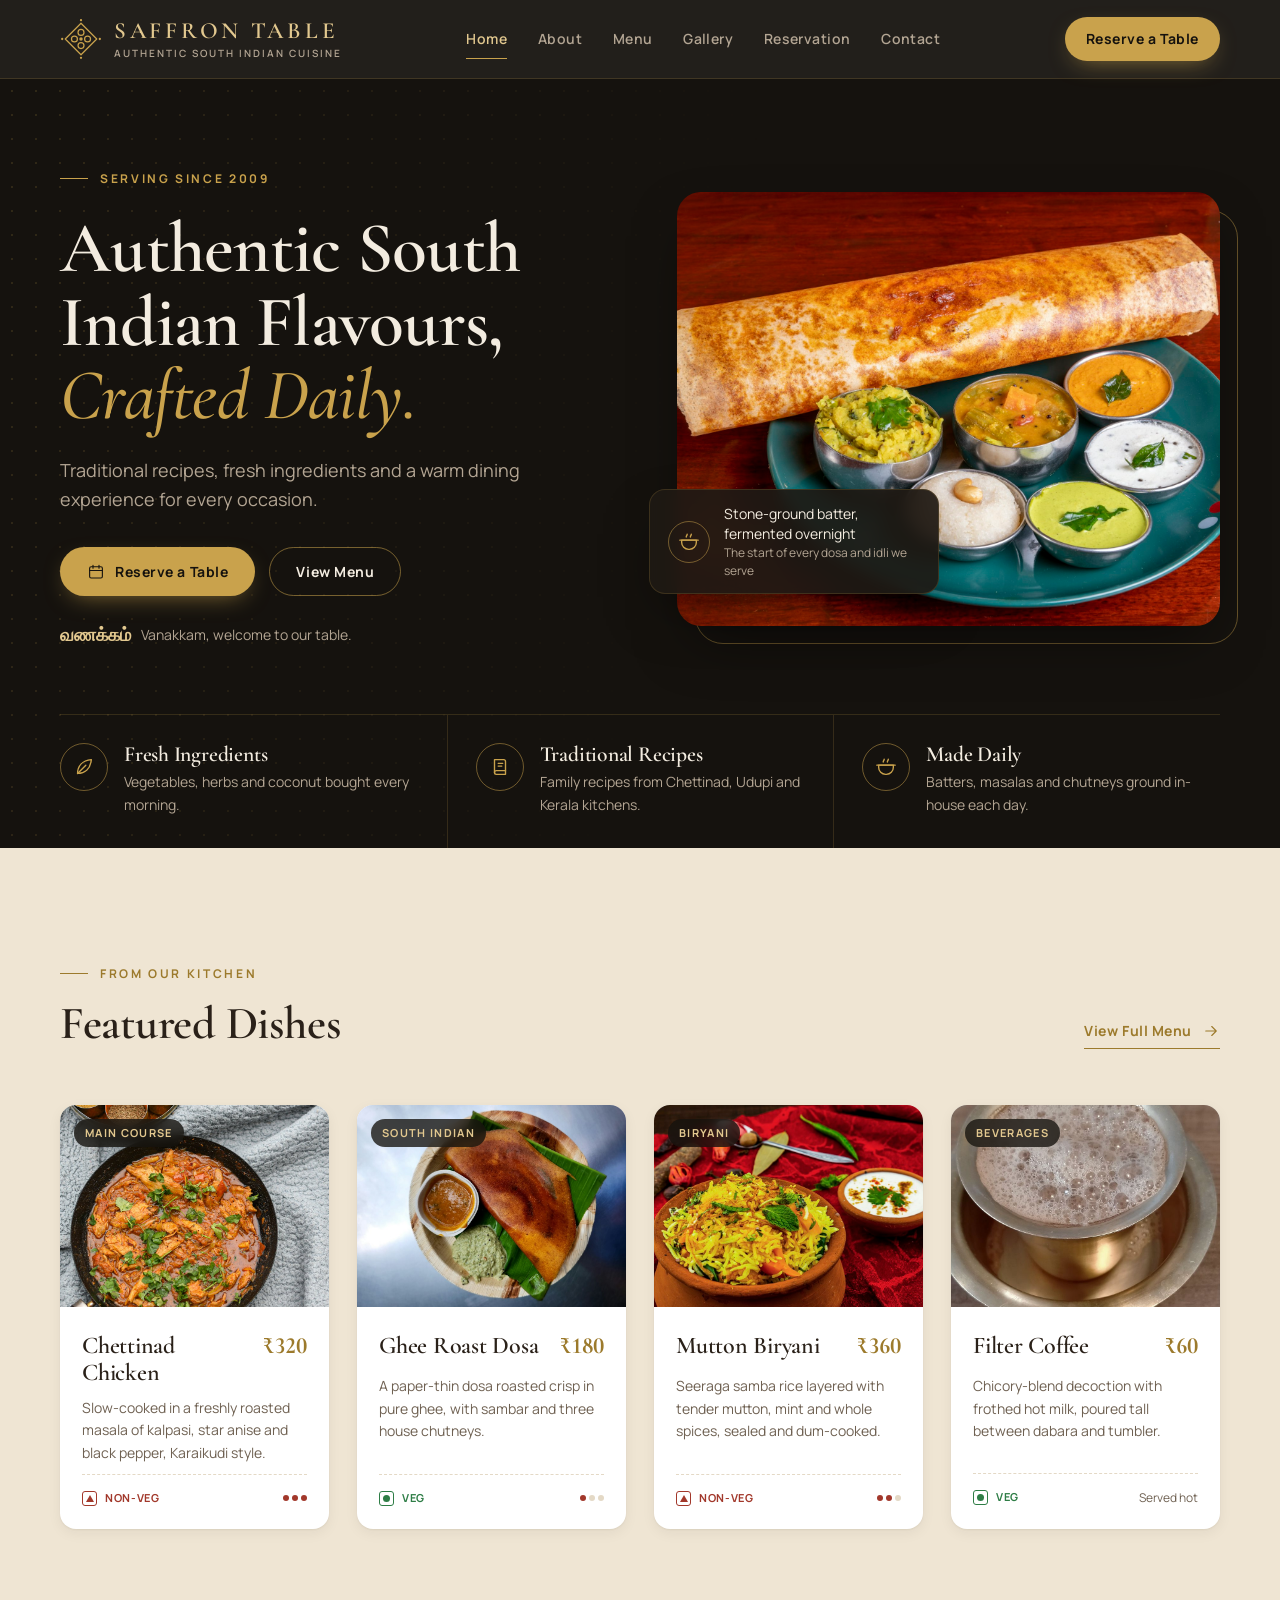
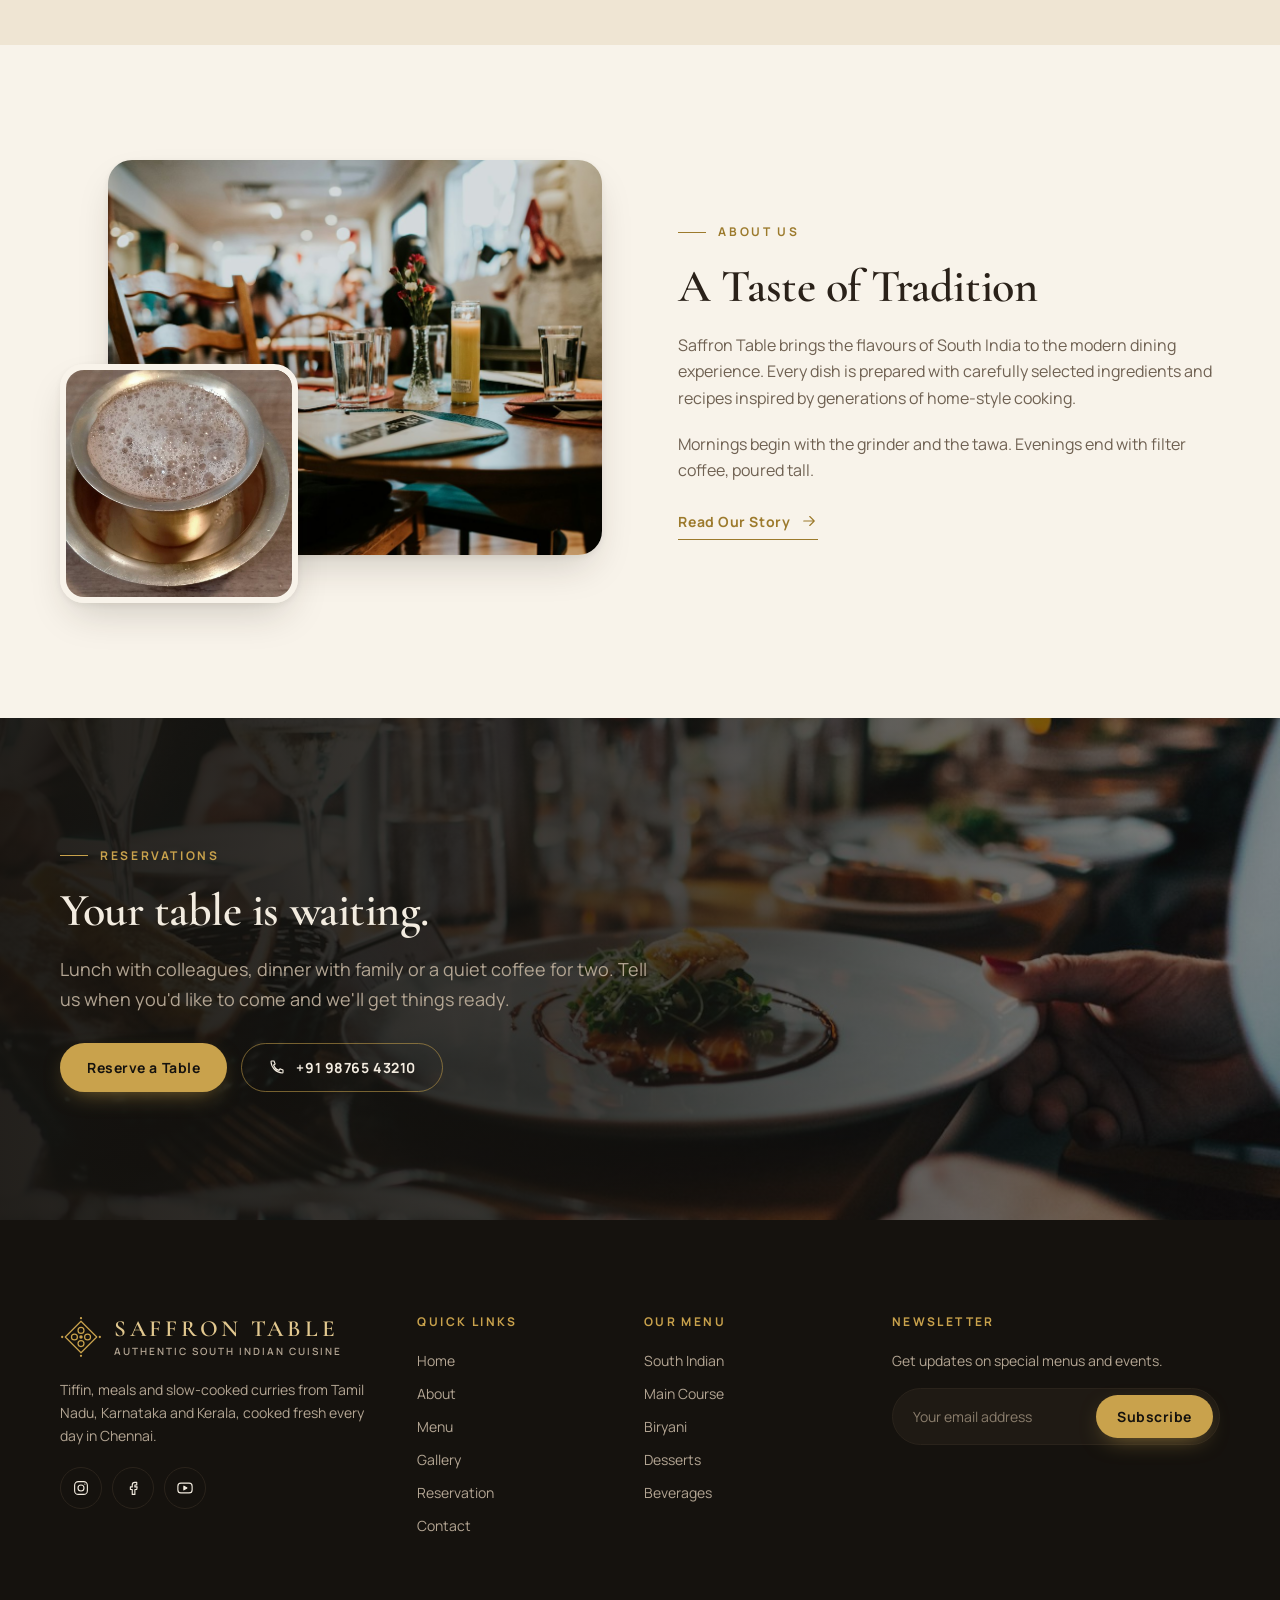
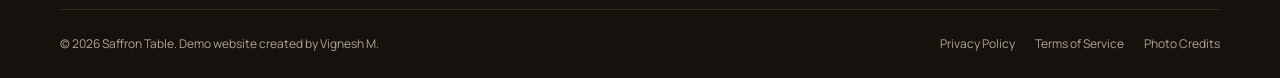
<file: index.html>
<!doctype html>
<html lang="en">
<head>
  <meta charset="utf-8">
  <meta name="viewport" content="width=device-width, initial-scale=1, viewport-fit=cover">
  <title>Saffron Table — Authentic South Indian Cuisine in Chennai</title>
  <meta name="description" content="Saffron Table serves traditional South Indian food in Chennai: dosa, idli, Chettinad curries, biryani and filter coffee, made fresh daily.">
  <meta name="theme-color" content="#15120e">
  <link rel="icon" href="data:image/svg+xml,%3Csvg xmlns='http://www.w3.org/2000/svg' viewBox='0 0 48 48'%3E%3Crect width='48' height='48' rx='12' fill='%2315120e'/%3E%3Cg fill='none' stroke='%23c9a24c' stroke-width='2'%3E%3Cpath d='M24 9 39 24 24 39 9 24Z'/%3E%3Ccircle cx='24' cy='17.5' r='3'/%3E%3Ccircle cx='30.5' cy='24' r='3'/%3E%3Ccircle cx='24' cy='30.5' r='3'/%3E%3Ccircle cx='17.5' cy='24' r='3'/%3E%3C/g%3E%3Ccircle cx='24' cy='24' r='2' fill='%23c9a24c'/%3E%3C/svg%3E">
  <link rel="preconnect" href="https://fonts.googleapis.com">
  <link rel="preconnect" href="https://fonts.gstatic.com" crossorigin>
  <link rel="stylesheet" href="https://fonts.googleapis.com/css2?family=Cormorant+Garamond:ital,wght@0,500;0,600;0,700;1,500;1,600&family=Manrope:wght@400;500;600;700&display=swap">
  <link rel="stylesheet" href="assets/css/style.css">
</head>
<body class="has-mobile-cta">
  <a class="skip-link" href="#main">Skip to content</a>

  <header class="site-header" data-header>
    <div class="container site-header__inner">
      <a class="brand" href="index.html" aria-label="Saffron Table — home">
        <svg class="brand__mark" viewBox="0 0 48 48" fill="none" stroke="currentColor" stroke-width="1.4" stroke-linejoin="round" aria-hidden="true"><path d="M24 6 42 24 24 42 6 24Z"/><circle cx="24" cy="16.5" r="3.4"/><circle cx="31.5" cy="24" r="3.4"/><circle cx="24" cy="31.5" r="3.4"/><circle cx="16.5" cy="24" r="3.4"/><g fill="currentColor" stroke="none"><circle cx="24" cy="24" r="2"/><circle cx="24" cy="2.5" r="1.3"/><circle cx="45.5" cy="24" r="1.3"/><circle cx="24" cy="45.5" r="1.3"/><circle cx="2.5" cy="24" r="1.3"/></g></svg>
        <span class="brand__text"><span class="brand__name">SAFFRON TABLE</span><span class="brand__tag">Authentic South Indian Cuisine</span></span>
      </a>
      <nav class="nav" aria-label="Primary">
          <a class="nav__link" href="index.html" aria-current="page">Home</a>
          <a class="nav__link" href="about.html">About</a>
          <a class="nav__link" href="menu.html">Menu</a>
          <a class="nav__link" href="gallery.html">Gallery</a>
          <a class="nav__link" href="reservation.html">Reservation</a>
          <a class="nav__link" href="contact.html">Contact</a>
      </nav>
      <div class="header-actions">
        <a class="btn btn--gold btn--sm" href="reservation.html">Reserve a Table</a>
        <button class="menu-toggle" type="button" aria-expanded="false" aria-controls="drawer" aria-label="Open menu" data-drawer-open><svg viewBox="0 0 24 24" fill="none" stroke="currentColor" stroke-width="1.5" stroke-linecap="round" stroke-linejoin="round" aria-hidden="true"><path d="M4 7h16M4 12h16M4 17h10"/></svg></button>
      </div>
    </div>
  </header>

  <div class="drawer" id="drawer" role="dialog" aria-modal="true" aria-label="Site menu" inert>
    <div class="drawer__top">
      <a class="brand" href="index.html" aria-label="Saffron Table — home">
        <svg class="brand__mark" viewBox="0 0 48 48" fill="none" stroke="currentColor" stroke-width="1.4" stroke-linejoin="round" aria-hidden="true"><path d="M24 6 42 24 24 42 6 24Z"/><circle cx="24" cy="16.5" r="3.4"/><circle cx="31.5" cy="24" r="3.4"/><circle cx="24" cy="31.5" r="3.4"/><circle cx="16.5" cy="24" r="3.4"/><g fill="currentColor" stroke="none"><circle cx="24" cy="24" r="2"/><circle cx="24" cy="2.5" r="1.3"/><circle cx="45.5" cy="24" r="1.3"/><circle cx="24" cy="45.5" r="1.3"/><circle cx="2.5" cy="24" r="1.3"/></g></svg>
        <span class="brand__text"><span class="brand__name">SAFFRON TABLE</span><span class="brand__tag">Authentic South Indian Cuisine</span></span>
      </a>
      <button class="icon-btn" type="button" aria-label="Close menu" data-drawer-close><svg viewBox="0 0 24 24" fill="none" stroke="currentColor" stroke-width="1.5" stroke-linecap="round" stroke-linejoin="round" aria-hidden="true"><path d="M6 6l12 12M18 6 6 18"/></svg></button>
    </div>
    <nav class="drawer__nav" aria-label="Mobile">
      <a class="drawer__link" href="index.html" aria-current="page">Home<span>01</span></a>
      <a class="drawer__link" href="about.html">About<span>02</span></a>
      <a class="drawer__link" href="menu.html">Menu<span>03</span></a>
      <a class="drawer__link" href="gallery.html">Gallery<span>04</span></a>
      <a class="drawer__link" href="reservation.html">Reservation<span>05</span></a>
      <a class="drawer__link" href="contact.html">Contact<span>06</span></a>
    </nav>
    <div class="drawer__foot">
      <a class="btn btn--gold btn--block" href="reservation.html">Reserve a Table</a>
      <div class="drawer__contact">
        <strong>+91 98765 43210</strong>
        <span>24 Food Street, Chennai</span>
        <span>Mon–Fri 11:00 AM – 10:30 PM · Sat–Sun 10:00 AM – 11:00 PM</span>
      </div>
    </div>
  </div>

  <main id="main">
    <!-- Hero -->
    <section class="hero" aria-labelledby="hero-title">
      <div class="container">
        <div class="hero__grid">
          <div class="hero__copy">
            <span class="eyebrow">Serving since 2009</span>
            <h1 class="hero__title" id="hero-title">Authentic South Indian Flavours, <em class="gold">Crafted Daily.</em></h1>
            <p class="hero__text">Traditional recipes, fresh ingredients and a warm dining experience for every occasion.</p>
            <div class="hero__actions">
              <a class="btn btn--gold" href="reservation.html"><svg viewBox="0 0 24 24" fill="none" stroke="currentColor" stroke-width="1.5" stroke-linecap="round" stroke-linejoin="round" aria-hidden="true"><rect x="3.5" y="5" width="17" height="15" rx="2"/><path d="M3.5 10h17M8 3v4M16 3v4"/></svg>Reserve a Table</a>
              <a class="btn btn--ghost" href="menu.html">View Menu</a>
            </div>
            <p class="hero__tamil"><b lang="ta">வணக்கம்</b> Vanakkam, welcome to our table.</p>
          </div>
          <div class="hero__media">
            <span class="hero__frame" aria-hidden="true"></span>
            <img class="hero__img" src="assets/img/hero-dosa.jpg" alt="Ghee roast dosa served with sambar and three chutneys" width="1800" height="1200" loading="eager" decoding="async">
            <div class="hero__note">
              <span class="icon-badge"><svg viewBox="0 0 24 24" fill="none" stroke="currentColor" stroke-width="1.5" stroke-linecap="round" stroke-linejoin="round" aria-hidden="true"><path d="M4 10h16v2.5a7.5 7.5 0 0 1-7.5 7.5h-1A7.5 7.5 0 0 1 4 12.5V10Z"/><path d="M2 10h20"/><path d="M9 6.5c0-1.2 1-1.6 1-3M13.5 6.5c0-1.2 1-1.6 1-3"/></svg></span>
              <span>Stone-ground batter, fermented overnight<small>The start of every dosa and idli we serve</small></span>
            </div>
          </div>
        </div>

        <div class="highlights">
          <div class="highlight">
            <span class="icon-badge"><svg viewBox="0 0 24 24" fill="none" stroke="currentColor" stroke-width="1.5" stroke-linecap="round" stroke-linejoin="round" aria-hidden="true"><path d="M5 19c0-8 5-14 15-15-1 10-7 15-15 15Z"/><path d="M5 19 14 10"/></svg></span>
            <div><h3>Fresh Ingredients</h3><p>Vegetables, herbs and coconut bought every morning.</p></div>
          </div>
          <div class="highlight">
            <span class="icon-badge"><svg viewBox="0 0 24 24" fill="none" stroke="currentColor" stroke-width="1.5" stroke-linecap="round" stroke-linejoin="round" aria-hidden="true"><path d="M6 4h10a2 2 0 0 1 2 2v14H8a2 2 0 0 1-2-2V4Z"/><path d="M6 18a2 2 0 0 1 2-2h10"/><path d="M10 8h5M10 11h4"/></svg></span>
            <div><h3>Traditional Recipes</h3><p>Family recipes from Chettinad, Udupi and Kerala kitchens.</p></div>
          </div>
          <div class="highlight">
            <span class="icon-badge"><svg viewBox="0 0 24 24" fill="none" stroke="currentColor" stroke-width="1.5" stroke-linecap="round" stroke-linejoin="round" aria-hidden="true"><path d="M4 10h16v2.5a7.5 7.5 0 0 1-7.5 7.5h-1A7.5 7.5 0 0 1 4 12.5V10Z"/><path d="M2 10h20"/><path d="M9 6.5c0-1.2 1-1.6 1-3M13.5 6.5c0-1.2 1-1.6 1-3"/></svg></span>
            <div><h3>Made Daily</h3><p>Batters, masalas and chutneys ground in-house each day.</p></div>
          </div>
        </div>
      </div>
    </section>

    <!-- Featured dishes -->
    <section class="section section--cream" aria-labelledby="featured-title">
      <div class="container">
        <div class="section-head section-head--row">
          <div>
            <span class="eyebrow">From our kitchen</span>
            <h2 class="h2" id="featured-title">Featured Dishes</h2>
          </div>
          <a class="link-arrow" href="menu.html">View Full Menu <svg viewBox="0 0 24 24" fill="none" stroke="currentColor" stroke-width="1.5" stroke-linecap="round" stroke-linejoin="round" aria-hidden="true"><path d="M5 12h14M13 6l6 6-6 6"/></svg></a>
        </div>
        <div class="dish-grid dish-grid--4">
      <article class="dish" data-category="main-course">
        <div class="dish__media">
          <img src="assets/img/chettinad-chicken.jpg" alt="Chettinad Chicken" width="900" height="900" loading="lazy" decoding="async">
          <span class="dish__cat">Main Course</span>
        </div>
        <div class="dish__body">
          <div class="dish__top">
            <h3 class="dish__name">Chettinad Chicken</h3>
            <span class="dish__price">₹320</span>
          </div>
          <p class="dish__desc">Slow-cooked in a freshly roasted masala of kalpasi, star anise and black pepper, Karaikudi style.</p>
          <div class="dish__meta"><span class="diet diet--nonveg"><span class="diet__mark" aria-hidden="true"></span>Non-Veg</span><span class="spice" title="Spice: Hot"><span class="sr-only">Spice level: Hot</span><i class="on"></i><i class="on"></i><i class="on"></i></span></div>
        </div>
      </article>
      <article class="dish" data-category="south-indian">
        <div class="dish__media">
          <img src="assets/img/ghee-roast-dosa.jpg" alt="Ghee Roast Dosa" width="900" height="675" loading="lazy" decoding="async">
          <span class="dish__cat">South Indian</span>
        </div>
        <div class="dish__body">
          <div class="dish__top">
            <h3 class="dish__name">Ghee Roast Dosa</h3>
            <span class="dish__price">₹180</span>
          </div>
          <p class="dish__desc">A paper-thin dosa roasted crisp in pure ghee, with sambar and three house chutneys.</p>
          <div class="dish__meta"><span class="diet diet--veg"><span class="diet__mark" aria-hidden="true"></span>Veg</span><span class="spice" title="Spice: Mild"><span class="sr-only">Spice level: Mild</span><i class="on"></i><i></i><i></i></span></div>
        </div>
      </article>
      <article class="dish" data-category="biryani">
        <div class="dish__media">
          <img src="assets/img/mutton-biryani.jpg" alt="Mutton Biryani" width="900" height="600" loading="lazy" decoding="async">
          <span class="dish__cat">Biryani</span>
        </div>
        <div class="dish__body">
          <div class="dish__top">
            <h3 class="dish__name">Mutton Biryani</h3>
            <span class="dish__price">₹360</span>
          </div>
          <p class="dish__desc">Seeraga samba rice layered with tender mutton, mint and whole spices, sealed and dum-cooked.</p>
          <div class="dish__meta"><span class="diet diet--nonveg"><span class="diet__mark" aria-hidden="true"></span>Non-Veg</span><span class="spice" title="Spice: Medium"><span class="sr-only">Spice level: Medium</span><i class="on"></i><i class="on"></i><i></i></span></div>
        </div>
      </article>
      <article class="dish" data-category="beverages">
        <div class="dish__media">
          <img src="assets/img/filter-coffee.jpg" alt="Filter Coffee" width="846" height="1400" loading="lazy" decoding="async">
          <span class="dish__cat">Beverages</span>
        </div>
        <div class="dish__body">
          <div class="dish__top">
            <h3 class="dish__name">Filter Coffee</h3>
            <span class="dish__price">₹60</span>
          </div>
          <p class="dish__desc">Chicory-blend decoction with frothed hot milk, poured tall between dabara and tumbler.</p>
          <div class="dish__meta"><span class="diet diet--veg"><span class="diet__mark" aria-hidden="true"></span>Veg</span><span>Served hot</span></div>
        </div>
      </article>
        </div>
      </div>
    </section>

    <!-- Story teaser -->
    <section class="section section--ivory" aria-labelledby="story-title">
      <div class="container split">
        <div class="split__media photo-stack">
          <img class="photo photo--land" src="assets/img/interior-warm.jpg" alt="The front dining room at Saffron Table in soft daylight" width="1200" height="801" loading="lazy" decoding="async">
          <img class="photo photo--small" src="assets/img/filter-coffee.jpg" alt="Filter coffee served in a steel dabara and tumbler" width="846" height="1400" loading="lazy" decoding="async">
        </div>
        <div class="split__copy">
          <span class="eyebrow">About us</span>
          <h2 class="h2" id="story-title">A Taste of Tradition</h2>
          <p>Saffron Table brings the flavours of South India to the modern dining experience. Every dish is prepared with carefully selected ingredients and recipes inspired by generations of home-style cooking.</p>
          <p>Mornings begin with the grinder and the tawa. Evenings end with filter coffee, poured tall.</p>
          <div><a class="link-arrow" href="about.html">Read Our Story <svg viewBox="0 0 24 24" fill="none" stroke="currentColor" stroke-width="1.5" stroke-linecap="round" stroke-linejoin="round" aria-hidden="true"><path d="M5 12h14M13 6l6 6-6 6"/></svg></a></div>
        </div>
      </div>
    </section>

    <!-- Reserve CTA -->
    <section class="cta-band" aria-labelledby="cta-title">
      <img class="cta-band__bg" src="assets/img/dining-table.jpg" alt="A table set for dinner" width="1200" height="800" loading="lazy" decoding="async">
      <div class="container">
        <div class="cta-band__inner">
          <span class="eyebrow">Reservations</span>
          <h2 class="h2" id="cta-title">Your table is waiting.</h2>
          <p>Lunch with colleagues, dinner with family or a quiet coffee for two. Tell us when you'd like to come and we'll get things ready.</p>
          <div class="cta-band__actions">
            <a class="btn btn--gold" href="reservation.html">Reserve a Table</a>
            <a class="btn btn--ghost" href="tel:+919876543210"><svg viewBox="0 0 24 24" fill="none" stroke="currentColor" stroke-width="1.5" stroke-linecap="round" stroke-linejoin="round" aria-hidden="true"><path d="M5 4h3l1.5 4-2 1.3a11 11 0 0 0 7.2 7.2l1.3-2L20 16v3a1 1 0 0 1-1 1A16 16 0 0 1 4 5a1 1 0 0 1 1-1Z"/></svg>+91 98765 43210</a>
          </div>
        </div>
      </div>
    </section>

  </main>

  <footer class="site-footer">
    <div class="container">
      <div class="footer-grid">
        <div class="footer-brand">
          <a class="brand" href="index.html" aria-label="Saffron Table — home">
            <svg class="brand__mark" viewBox="0 0 48 48" fill="none" stroke="currentColor" stroke-width="1.4" stroke-linejoin="round" aria-hidden="true"><path d="M24 6 42 24 24 42 6 24Z"/><circle cx="24" cy="16.5" r="3.4"/><circle cx="31.5" cy="24" r="3.4"/><circle cx="24" cy="31.5" r="3.4"/><circle cx="16.5" cy="24" r="3.4"/><g fill="currentColor" stroke="none"><circle cx="24" cy="24" r="2"/><circle cx="24" cy="2.5" r="1.3"/><circle cx="45.5" cy="24" r="1.3"/><circle cx="24" cy="45.5" r="1.3"/><circle cx="2.5" cy="24" r="1.3"/></g></svg>
            <span class="brand__text"><span class="brand__name">SAFFRON TABLE</span><span class="brand__tag">Authentic South Indian Cuisine</span></span>
          </a>
          <p>Tiffin, meals and slow-cooked curries from Tamil Nadu, Karnataka and Kerala, cooked fresh every day in Chennai.</p>
          <div class="socials">
            <a href="#" aria-label="Instagram (demo link)"><svg viewBox="0 0 24 24" fill="none" stroke="currentColor" stroke-width="1.5" stroke-linecap="round" stroke-linejoin="round" aria-hidden="true"><rect x="3.5" y="3.5" width="17" height="17" rx="5"/><circle cx="12" cy="12" r="4"/><circle cx="17.2" cy="6.8" r=".9" fill="currentColor" stroke="none"/></svg></a>
            <a href="#" aria-label="Facebook (demo link)"><svg viewBox="0 0 24 24" fill="none" stroke="currentColor" stroke-width="1.5" stroke-linecap="round" stroke-linejoin="round" aria-hidden="true"><path d="M14.5 8H17V4.5h-2.5A3.5 3.5 0 0 0 11 8v2.5H8.5V14H11v6.5h3.5V14H17l.5-3.5h-3V8.5a.5.5 0 0 1 .5-.5Z"/></svg></a>
            <a href="#" aria-label="YouTube (demo link)"><svg viewBox="0 0 24 24" fill="none" stroke="currentColor" stroke-width="1.5" stroke-linecap="round" stroke-linejoin="round" aria-hidden="true"><rect x="2.5" y="5.5" width="19" height="13" rx="4"/><path d="m10.5 9.5 4 2.5-4 2.5v-5Z" fill="currentColor"/></svg></a>
          </div>
        </div>
        <div>
          <h2 class="footer-title">Quick Links</h2>
          <ul class="footer-links">
            <li><a href="index.html">Home</a></li>
            <li><a href="about.html">About</a></li>
            <li><a href="menu.html">Menu</a></li>
            <li><a href="gallery.html">Gallery</a></li>
            <li><a href="reservation.html">Reservation</a></li>
            <li><a href="contact.html">Contact</a></li>
          </ul>
        </div>
        <div>
          <h2 class="footer-title">Our Menu</h2>
          <ul class="footer-links">
            <li><a href="menu.html#south-indian">South Indian</a></li>
            <li><a href="menu.html#main-course">Main Course</a></li>
            <li><a href="menu.html#biryani">Biryani</a></li>
            <li><a href="menu.html#desserts">Desserts</a></li>
            <li><a href="menu.html#beverages">Beverages</a></li>
          </ul>
        </div>
        <div class="newsletter">
          <h2 class="footer-title">Newsletter</h2>
          <p>Get updates on special menus and events.</p>
          <form class="newsletter__form" data-newsletter novalidate>
            <label class="sr-only" for="newsletter-email">Email address</label>
            <div class="newsletter__row">
              <input id="newsletter-email" name="email" type="email" placeholder="Your email address" autocomplete="email" required>
              <button class="btn btn--gold btn--sm" type="submit">Subscribe</button>
            </div>
            <p class="newsletter__msg" role="status" aria-live="polite"></p>
          </form>
        </div>
      </div>
      <div class="footer-bottom">
        <p>© 2026 Saffron Table. Demo website created by Vignesh M.</p>
        <nav aria-label="Legal">
          <a href="legal.html#privacy">Privacy Policy</a>
          <a href="legal.html#terms">Terms of Service</a>
          <a href="legal.html#credits">Photo Credits</a>
        </nav>
      </div>
    </div>
  </footer>
  <div class="mobile-cta">
    <a class="btn btn--ghost" href="tel:+919876543210" aria-label="Call Saffron Table"><svg viewBox="0 0 24 24" fill="none" stroke="currentColor" stroke-width="1.5" stroke-linecap="round" stroke-linejoin="round" aria-hidden="true"><path d="M5 4h3l1.5 4-2 1.3a11 11 0 0 0 7.2 7.2l1.3-2L20 16v3a1 1 0 0 1-1 1A16 16 0 0 1 4 5a1 1 0 0 1 1-1Z"/></svg>Call</a>
    <a class="btn btn--gold" href="reservation.html">Reserve a Table</a>
  </div>

  <script src="assets/js/main.js" defer></script>
</body>
</html>
</file>
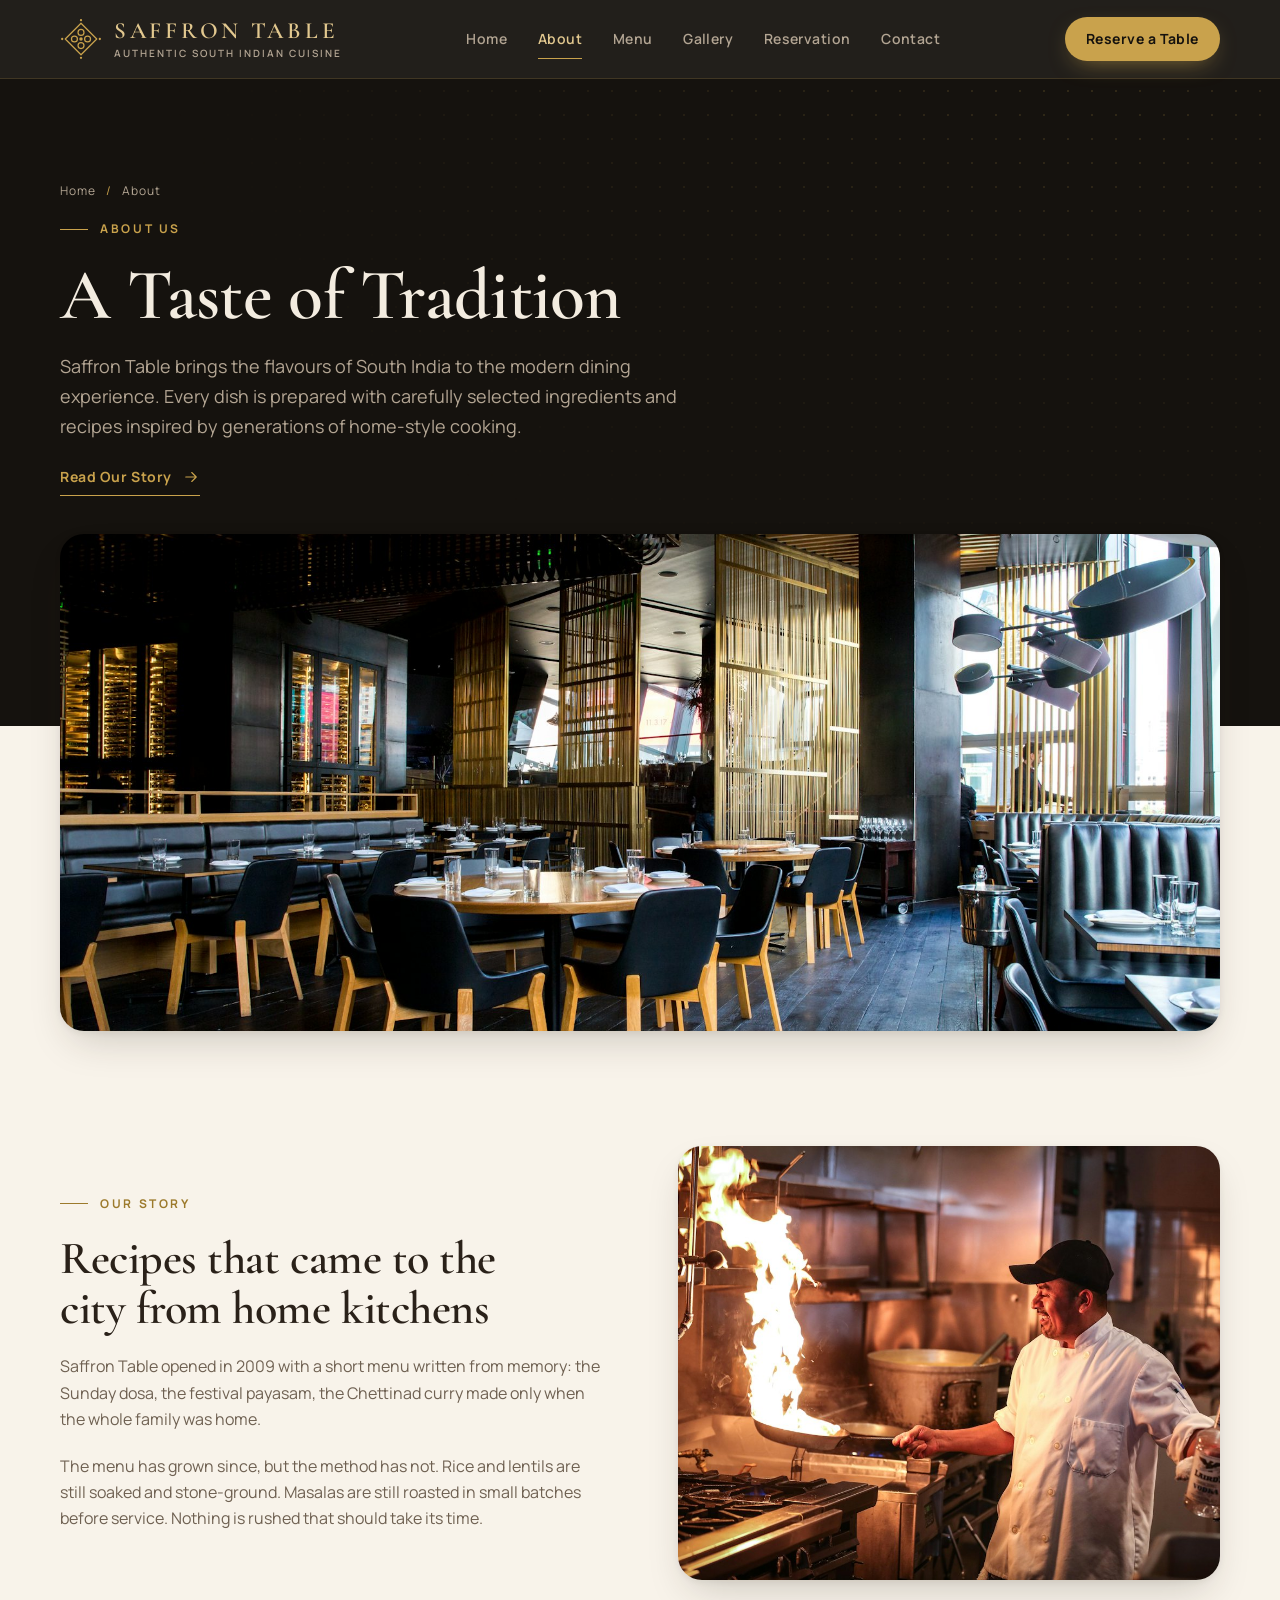
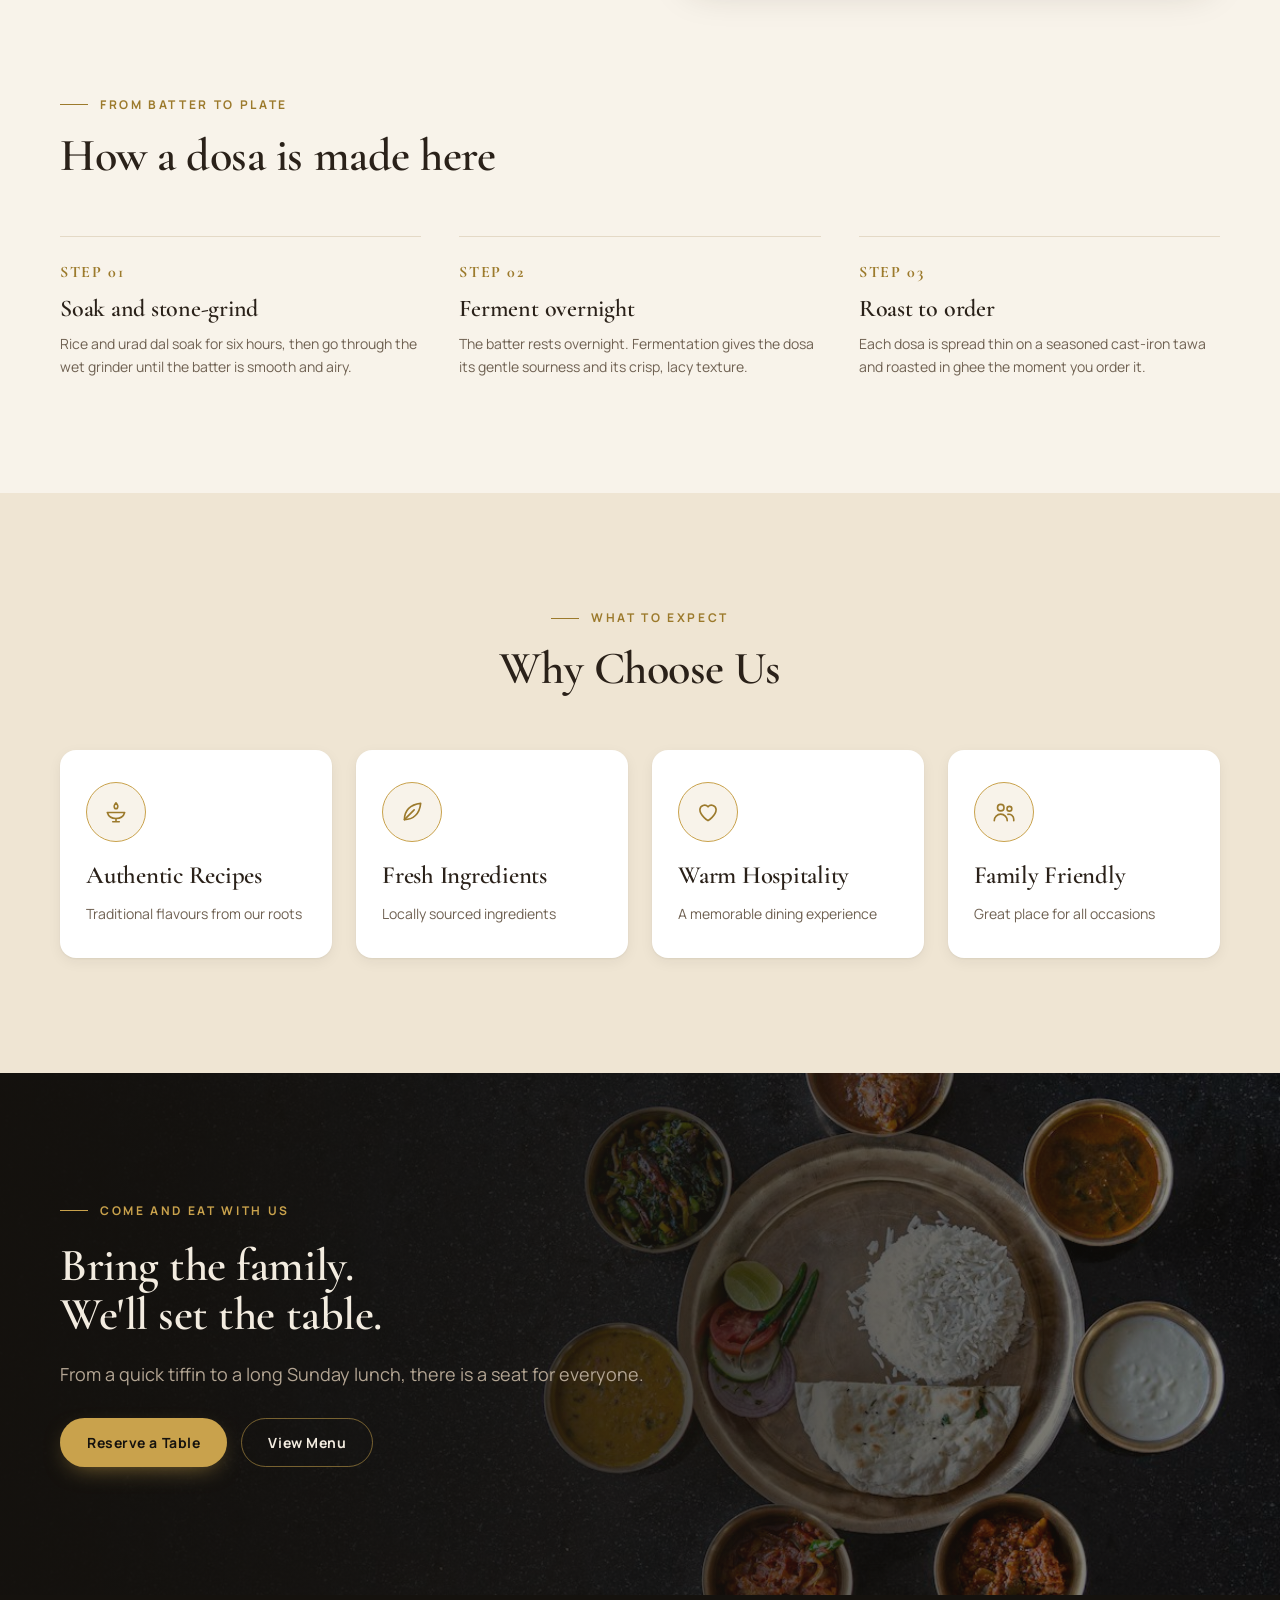
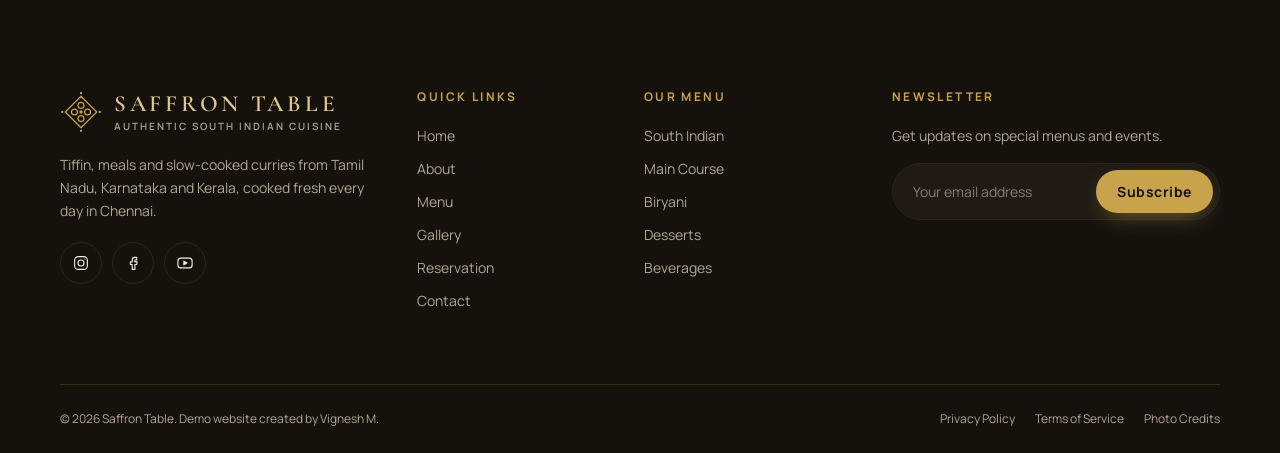
<file: about.html>
<!doctype html>
<html lang="en">
<head>
  <meta charset="utf-8">
  <meta name="viewport" content="width=device-width, initial-scale=1, viewport-fit=cover">
  <title>About Us — Saffron Table</title>
  <meta name="description" content="The story behind Saffron Table: family recipes, fresh ingredients and warm South Indian hospitality since 2009.">
  <meta name="theme-color" content="#15120e">
  <link rel="icon" href="data:image/svg+xml,%3Csvg xmlns='http://www.w3.org/2000/svg' viewBox='0 0 48 48'%3E%3Crect width='48' height='48' rx='12' fill='%2315120e'/%3E%3Cg fill='none' stroke='%23c9a24c' stroke-width='2'%3E%3Cpath d='M24 9 39 24 24 39 9 24Z'/%3E%3Ccircle cx='24' cy='17.5' r='3'/%3E%3Ccircle cx='30.5' cy='24' r='3'/%3E%3Ccircle cx='24' cy='30.5' r='3'/%3E%3Ccircle cx='17.5' cy='24' r='3'/%3E%3C/g%3E%3Ccircle cx='24' cy='24' r='2' fill='%23c9a24c'/%3E%3C/svg%3E">
  <link rel="preconnect" href="https://fonts.googleapis.com">
  <link rel="preconnect" href="https://fonts.gstatic.com" crossorigin>
  <link rel="stylesheet" href="https://fonts.googleapis.com/css2?family=Cormorant+Garamond:ital,wght@0,500;0,600;0,700;1,500;1,600&family=Manrope:wght@400;500;600;700&display=swap">
  <link rel="stylesheet" href="assets/css/style.css">
</head>
<body class="has-mobile-cta">
  <a class="skip-link" href="#main">Skip to content</a>

  <header class="site-header" data-header>
    <div class="container site-header__inner">
      <a class="brand" href="index.html" aria-label="Saffron Table — home">
        <svg class="brand__mark" viewBox="0 0 48 48" fill="none" stroke="currentColor" stroke-width="1.4" stroke-linejoin="round" aria-hidden="true"><path d="M24 6 42 24 24 42 6 24Z"/><circle cx="24" cy="16.5" r="3.4"/><circle cx="31.5" cy="24" r="3.4"/><circle cx="24" cy="31.5" r="3.4"/><circle cx="16.5" cy="24" r="3.4"/><g fill="currentColor" stroke="none"><circle cx="24" cy="24" r="2"/><circle cx="24" cy="2.5" r="1.3"/><circle cx="45.5" cy="24" r="1.3"/><circle cx="24" cy="45.5" r="1.3"/><circle cx="2.5" cy="24" r="1.3"/></g></svg>
        <span class="brand__text"><span class="brand__name">SAFFRON TABLE</span><span class="brand__tag">Authentic South Indian Cuisine</span></span>
      </a>
      <nav class="nav" aria-label="Primary">
          <a class="nav__link" href="index.html">Home</a>
          <a class="nav__link" href="about.html" aria-current="page">About</a>
          <a class="nav__link" href="menu.html">Menu</a>
          <a class="nav__link" href="gallery.html">Gallery</a>
          <a class="nav__link" href="reservation.html">Reservation</a>
          <a class="nav__link" href="contact.html">Contact</a>
      </nav>
      <div class="header-actions">
        <a class="btn btn--gold btn--sm" href="reservation.html">Reserve a Table</a>
        <button class="menu-toggle" type="button" aria-expanded="false" aria-controls="drawer" aria-label="Open menu" data-drawer-open><svg viewBox="0 0 24 24" fill="none" stroke="currentColor" stroke-width="1.5" stroke-linecap="round" stroke-linejoin="round" aria-hidden="true"><path d="M4 7h16M4 12h16M4 17h10"/></svg></button>
      </div>
    </div>
  </header>

  <div class="drawer" id="drawer" role="dialog" aria-modal="true" aria-label="Site menu" inert>
    <div class="drawer__top">
      <a class="brand" href="index.html" aria-label="Saffron Table — home">
        <svg class="brand__mark" viewBox="0 0 48 48" fill="none" stroke="currentColor" stroke-width="1.4" stroke-linejoin="round" aria-hidden="true"><path d="M24 6 42 24 24 42 6 24Z"/><circle cx="24" cy="16.5" r="3.4"/><circle cx="31.5" cy="24" r="3.4"/><circle cx="24" cy="31.5" r="3.4"/><circle cx="16.5" cy="24" r="3.4"/><g fill="currentColor" stroke="none"><circle cx="24" cy="24" r="2"/><circle cx="24" cy="2.5" r="1.3"/><circle cx="45.5" cy="24" r="1.3"/><circle cx="24" cy="45.5" r="1.3"/><circle cx="2.5" cy="24" r="1.3"/></g></svg>
        <span class="brand__text"><span class="brand__name">SAFFRON TABLE</span><span class="brand__tag">Authentic South Indian Cuisine</span></span>
      </a>
      <button class="icon-btn" type="button" aria-label="Close menu" data-drawer-close><svg viewBox="0 0 24 24" fill="none" stroke="currentColor" stroke-width="1.5" stroke-linecap="round" stroke-linejoin="round" aria-hidden="true"><path d="M6 6l12 12M18 6 6 18"/></svg></button>
    </div>
    <nav class="drawer__nav" aria-label="Mobile">
      <a class="drawer__link" href="index.html">Home<span>01</span></a>
      <a class="drawer__link" href="about.html" aria-current="page">About<span>02</span></a>
      <a class="drawer__link" href="menu.html">Menu<span>03</span></a>
      <a class="drawer__link" href="gallery.html">Gallery<span>04</span></a>
      <a class="drawer__link" href="reservation.html">Reservation<span>05</span></a>
      <a class="drawer__link" href="contact.html">Contact<span>06</span></a>
    </nav>
    <div class="drawer__foot">
      <a class="btn btn--gold btn--block" href="reservation.html">Reserve a Table</a>
      <div class="drawer__contact">
        <strong>+91 98765 43210</strong>
        <span>24 Food Street, Chennai</span>
        <span>Mon–Fri 11:00 AM – 10:30 PM · Sat–Sun 10:00 AM – 11:00 PM</span>
      </div>
    </div>
  </div>

  <main id="main">
    <section class="page-hero about-hero" aria-labelledby="page-title">
      <div class="container">
        <div class="page-hero__inner">
          <nav class="breadcrumb" aria-label="Breadcrumb"><a href="index.html">Home</a><span aria-hidden="true">/</span><span>About</span></nav>
          <span class="eyebrow">About us</span>
          <h1 id="page-title">A Taste of Tradition</h1>
          <p>Saffron Table brings the flavours of South India to the modern dining experience. Every dish is prepared with carefully selected ingredients and recipes inspired by generations of home-style cooking.</p>
          <div><a class="link-arrow" href="#story">Read Our Story <svg viewBox="0 0 24 24" fill="none" stroke="currentColor" stroke-width="1.5" stroke-linecap="round" stroke-linejoin="round" aria-hidden="true"><path d="M5 12h14M13 6l6 6-6 6"/></svg></a></div>
        </div>
      </div>
    </section>

    <div class="container overlap-photo">
      <img class="photo" src="assets/img/interior-main.jpg" alt="The main dining room at Saffron Table, set for evening service" width="1800" height="1200" loading="eager" decoding="async">
    </div>

    <!-- Story -->
    <section class="section section--ivory" id="story" aria-labelledby="story-title">
      <div class="container split">
        <div class="split__copy">
          <span class="eyebrow">Our story</span>
          <h2 class="h2" id="story-title">Recipes that came to the city from home kitchens</h2>
          <p>Saffron Table opened in 2009 with a short menu written from memory: the Sunday dosa, the festival payasam, the Chettinad curry made only when the whole family was home.</p>
          <p>The menu has grown since, but the method has not. Rice and lentils are still soaked and stone-ground. Masalas are still roasted in small batches before service. Nothing is rushed that should take its time.</p>
        </div>
        <div class="split__media">
          <img class="photo photo--land" src="assets/img/chef-flame.jpg" alt="A cook tempering spices over a high flame" width="1200" height="800" loading="lazy" decoding="async">
        </div>
      </div>
    </section>

    <!-- Process -->
    <section class="section section--ivory section--flush-top" aria-labelledby="process-title">
      <div class="container">
        <div class="section-head">
          <span class="eyebrow">From batter to plate</span>
          <h2 class="h2" id="process-title">How a dosa is made here</h2>
        </div>
        <ol class="steps">
          <li class="step">
            <span class="step__num">STEP 01</span>
            <h3>Soak and stone-grind</h3>
            <p>Rice and urad dal soak for six hours, then go through the wet grinder until the batter is smooth and airy.</p>
          </li>
          <li class="step">
            <span class="step__num">STEP 02</span>
            <h3>Ferment overnight</h3>
            <p>The batter rests overnight. Fermentation gives the dosa its gentle sourness and its crisp, lacy texture.</p>
          </li>
          <li class="step">
            <span class="step__num">STEP 03</span>
            <h3>Roast to order</h3>
            <p>Each dosa is spread thin on a seasoned cast-iron tawa and roasted in ghee the moment you order it.</p>
          </li>
        </ol>
      </div>
    </section>

    <!-- Why choose us -->
    <section class="section section--cream" aria-labelledby="why-title">
      <div class="container">
        <div class="section-head section-head--center">
          <span class="eyebrow">What to expect</span>
          <h2 class="h2" id="why-title">Why Choose Us</h2>
        </div>
        <div class="features">
          <article class="feature">
            <span class="icon-badge"><svg viewBox="0 0 24 24" fill="none" stroke="currentColor" stroke-width="1.5" stroke-linecap="round" stroke-linejoin="round" aria-hidden="true"><path d="M4 12.5h16c-1 3.6-4 5.5-8 5.5s-7-1.9-8-5.5Z"/><path d="M12 18v3M9 21h6"/><path d="M12 3.5c1.7 1.9 2.1 3.4 1.3 4.8a1.5 1.5 0 0 1-2.6 0C9.9 6.9 10.3 5.4 12 3.5Z"/></svg></span>
            <h3>Authentic Recipes</h3>
            <p>Traditional flavours from our roots</p>
          </article>
          <article class="feature">
            <span class="icon-badge"><svg viewBox="0 0 24 24" fill="none" stroke="currentColor" stroke-width="1.5" stroke-linecap="round" stroke-linejoin="round" aria-hidden="true"><path d="M5 19c0-8 5-14 15-15-1 10-7 15-15 15Z"/><path d="M5 19 14 10"/></svg></span>
            <h3>Fresh Ingredients</h3>
            <p>Locally sourced ingredients</p>
          </article>
          <article class="feature">
            <span class="icon-badge"><svg viewBox="0 0 24 24" fill="none" stroke="currentColor" stroke-width="1.5" stroke-linecap="round" stroke-linejoin="round" aria-hidden="true"><path d="M12 20s-7.5-4.6-7.5-10.2A4.3 4.3 0 0 1 12 7.2a4.3 4.3 0 0 1 7.5 2.6C19.5 15.4 12 20 12 20Z"/></svg></span>
            <h3>Warm Hospitality</h3>
            <p>A memorable dining experience</p>
          </article>
          <article class="feature">
            <span class="icon-badge"><svg viewBox="0 0 24 24" fill="none" stroke="currentColor" stroke-width="1.5" stroke-linecap="round" stroke-linejoin="round" aria-hidden="true"><circle cx="9" cy="8" r="3"/><path d="M3 20c0-3.3 2.7-6 6-6s6 2.7 6 6"/><circle cx="17" cy="9" r="2.2"/><path d="M15.6 14.2A4.5 4.5 0 0 1 21 18.6V20"/></svg></span>
            <h3>Family Friendly</h3>
            <p>Great place for all occasions</p>
          </article>
        </div>
      </div>
    </section>

    <section class="cta-band" aria-labelledby="cta-title">
      <img class="cta-band__bg" src="assets/img/meals-thali.jpg" alt="South Indian meals served with rice, curries and sides" width="1200" height="676" loading="lazy" decoding="async">
      <div class="container">
        <div class="cta-band__inner">
          <span class="eyebrow">Come and eat with us</span>
          <h2 class="h2" id="cta-title">Bring the family. We'll set the table.</h2>
          <p>From a quick tiffin to a long Sunday lunch, there is a seat for everyone.</p>
          <div class="cta-band__actions">
            <a class="btn btn--gold" href="reservation.html">Reserve a Table</a>
            <a class="btn btn--ghost" href="menu.html">View Menu</a>
          </div>
        </div>
      </div>
    </section>

  </main>

  <footer class="site-footer">
    <div class="container">
      <div class="footer-grid">
        <div class="footer-brand">
          <a class="brand" href="index.html" aria-label="Saffron Table — home">
            <svg class="brand__mark" viewBox="0 0 48 48" fill="none" stroke="currentColor" stroke-width="1.4" stroke-linejoin="round" aria-hidden="true"><path d="M24 6 42 24 24 42 6 24Z"/><circle cx="24" cy="16.5" r="3.4"/><circle cx="31.5" cy="24" r="3.4"/><circle cx="24" cy="31.5" r="3.4"/><circle cx="16.5" cy="24" r="3.4"/><g fill="currentColor" stroke="none"><circle cx="24" cy="24" r="2"/><circle cx="24" cy="2.5" r="1.3"/><circle cx="45.5" cy="24" r="1.3"/><circle cx="24" cy="45.5" r="1.3"/><circle cx="2.5" cy="24" r="1.3"/></g></svg>
            <span class="brand__text"><span class="brand__name">SAFFRON TABLE</span><span class="brand__tag">Authentic South Indian Cuisine</span></span>
          </a>
          <p>Tiffin, meals and slow-cooked curries from Tamil Nadu, Karnataka and Kerala, cooked fresh every day in Chennai.</p>
          <div class="socials">
            <a href="#" aria-label="Instagram (demo link)"><svg viewBox="0 0 24 24" fill="none" stroke="currentColor" stroke-width="1.5" stroke-linecap="round" stroke-linejoin="round" aria-hidden="true"><rect x="3.5" y="3.5" width="17" height="17" rx="5"/><circle cx="12" cy="12" r="4"/><circle cx="17.2" cy="6.8" r=".9" fill="currentColor" stroke="none"/></svg></a>
            <a href="#" aria-label="Facebook (demo link)"><svg viewBox="0 0 24 24" fill="none" stroke="currentColor" stroke-width="1.5" stroke-linecap="round" stroke-linejoin="round" aria-hidden="true"><path d="M14.5 8H17V4.5h-2.5A3.5 3.5 0 0 0 11 8v2.5H8.5V14H11v6.5h3.5V14H17l.5-3.5h-3V8.5a.5.5 0 0 1 .5-.5Z"/></svg></a>
            <a href="#" aria-label="YouTube (demo link)"><svg viewBox="0 0 24 24" fill="none" stroke="currentColor" stroke-width="1.5" stroke-linecap="round" stroke-linejoin="round" aria-hidden="true"><rect x="2.5" y="5.5" width="19" height="13" rx="4"/><path d="m10.5 9.5 4 2.5-4 2.5v-5Z" fill="currentColor"/></svg></a>
          </div>
        </div>
        <div>
          <h2 class="footer-title">Quick Links</h2>
          <ul class="footer-links">
            <li><a href="index.html">Home</a></li>
            <li><a href="about.html">About</a></li>
            <li><a href="menu.html">Menu</a></li>
            <li><a href="gallery.html">Gallery</a></li>
            <li><a href="reservation.html">Reservation</a></li>
            <li><a href="contact.html">Contact</a></li>
          </ul>
        </div>
        <div>
          <h2 class="footer-title">Our Menu</h2>
          <ul class="footer-links">
            <li><a href="menu.html#south-indian">South Indian</a></li>
            <li><a href="menu.html#main-course">Main Course</a></li>
            <li><a href="menu.html#biryani">Biryani</a></li>
            <li><a href="menu.html#desserts">Desserts</a></li>
            <li><a href="menu.html#beverages">Beverages</a></li>
          </ul>
        </div>
        <div class="newsletter">
          <h2 class="footer-title">Newsletter</h2>
          <p>Get updates on special menus and events.</p>
          <form class="newsletter__form" data-newsletter novalidate>
            <label class="sr-only" for="newsletter-email">Email address</label>
            <div class="newsletter__row">
              <input id="newsletter-email" name="email" type="email" placeholder="Your email address" autocomplete="email" required>
              <button class="btn btn--gold btn--sm" type="submit">Subscribe</button>
            </div>
            <p class="newsletter__msg" role="status" aria-live="polite"></p>
          </form>
        </div>
      </div>
      <div class="footer-bottom">
        <p>© 2026 Saffron Table. Demo website created by Vignesh M.</p>
        <nav aria-label="Legal">
          <a href="legal.html#privacy">Privacy Policy</a>
          <a href="legal.html#terms">Terms of Service</a>
          <a href="legal.html#credits">Photo Credits</a>
        </nav>
      </div>
    </div>
  </footer>
  <div class="mobile-cta">
    <a class="btn btn--ghost" href="tel:+919876543210" aria-label="Call Saffron Table"><svg viewBox="0 0 24 24" fill="none" stroke="currentColor" stroke-width="1.5" stroke-linecap="round" stroke-linejoin="round" aria-hidden="true"><path d="M5 4h3l1.5 4-2 1.3a11 11 0 0 0 7.2 7.2l1.3-2L20 16v3a1 1 0 0 1-1 1A16 16 0 0 1 4 5a1 1 0 0 1 1-1Z"/></svg>Call</a>
    <a class="btn btn--gold" href="reservation.html">Reserve a Table</a>
  </div>

  <script src="assets/js/main.js" defer></script>
</body>
</html>
</file>
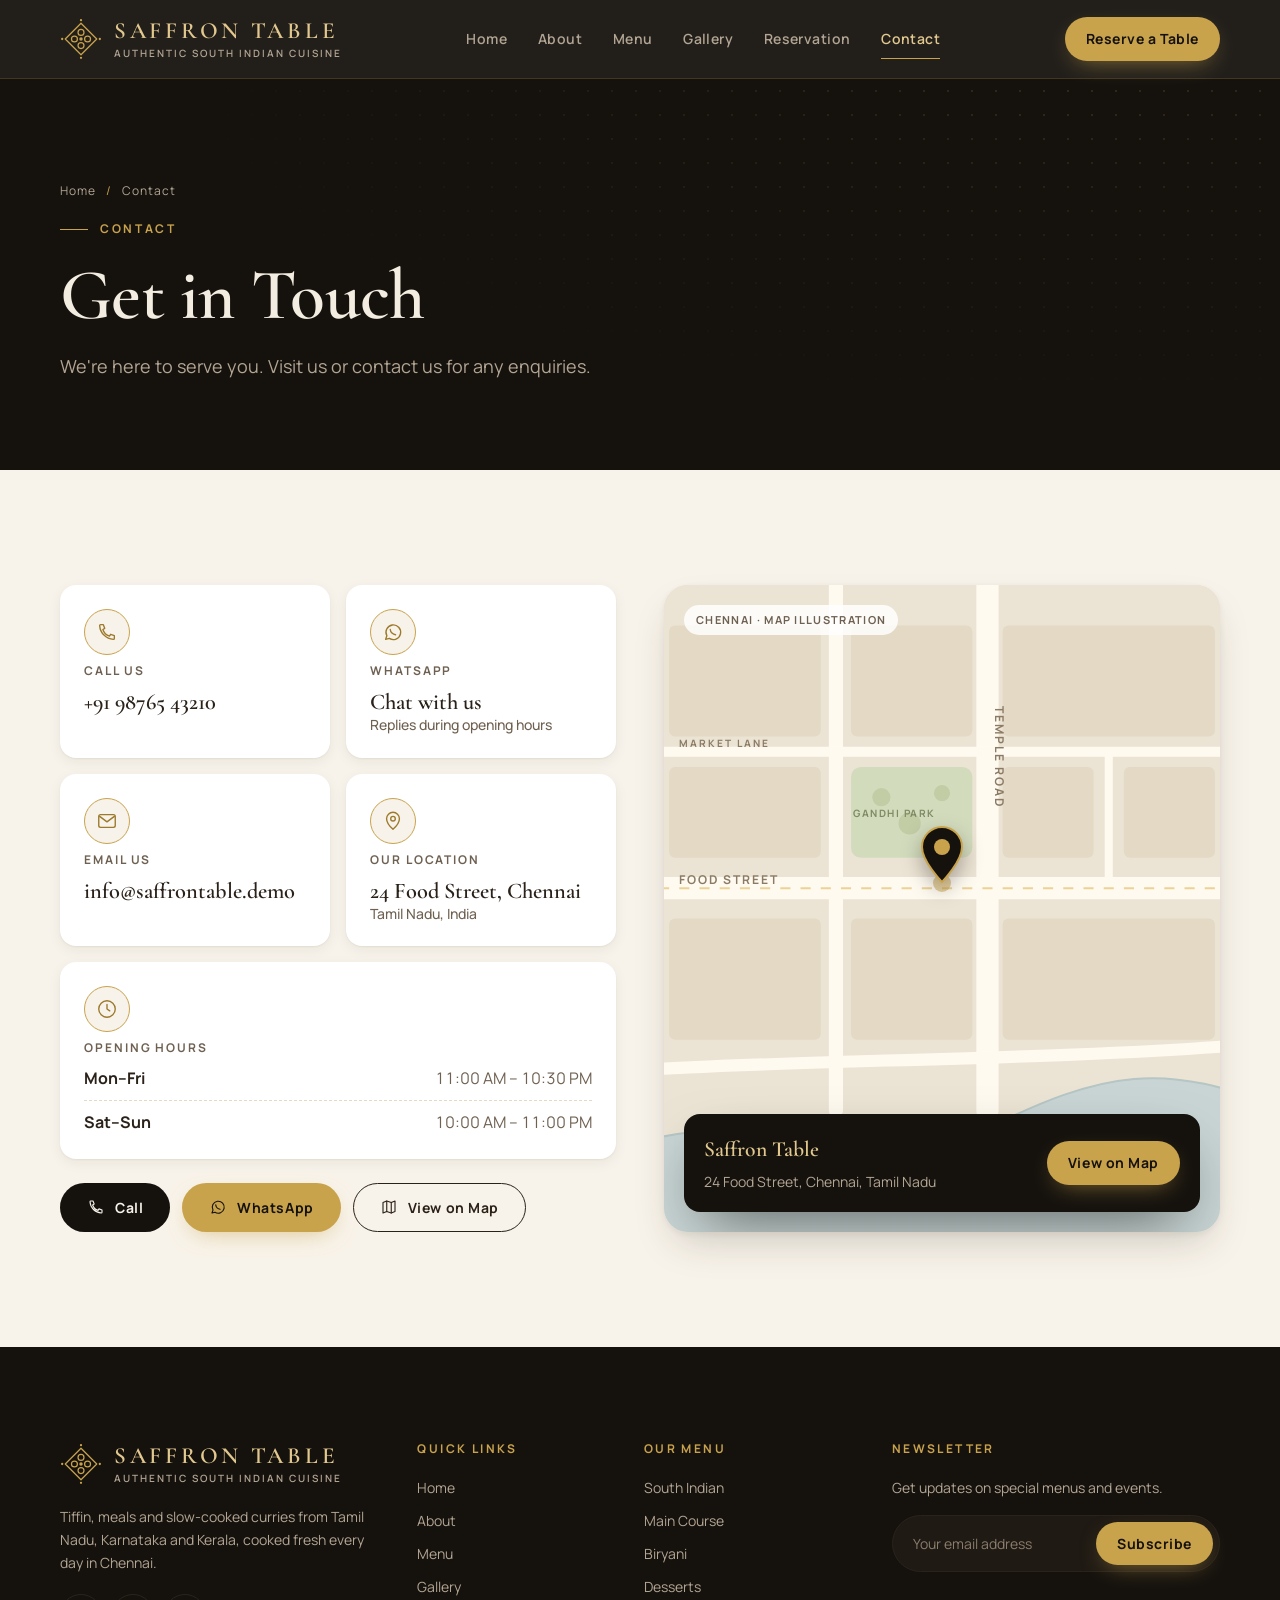
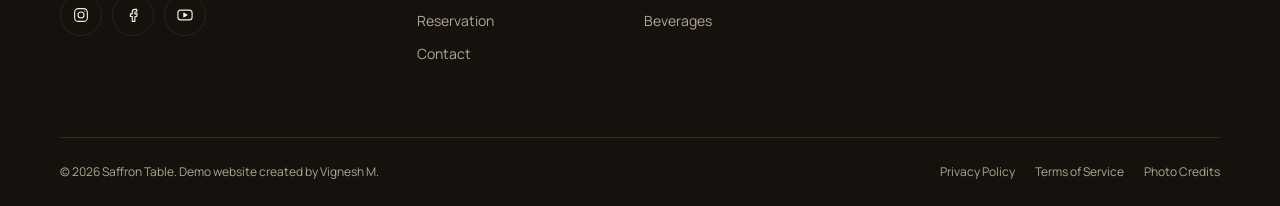
<file: contact.html>
<!doctype html>
<html lang="en">
<head>
  <meta charset="utf-8">
  <meta name="viewport" content="width=device-width, initial-scale=1, viewport-fit=cover">
  <title>Contact — Saffron Table</title>
  <meta name="description" content="Call, WhatsApp, email or visit Saffron Table at 24 Food Street, Chennai.">
  <meta name="theme-color" content="#15120e">
  <link rel="icon" href="data:image/svg+xml,%3Csvg xmlns='http://www.w3.org/2000/svg' viewBox='0 0 48 48'%3E%3Crect width='48' height='48' rx='12' fill='%2315120e'/%3E%3Cg fill='none' stroke='%23c9a24c' stroke-width='2'%3E%3Cpath d='M24 9 39 24 24 39 9 24Z'/%3E%3Ccircle cx='24' cy='17.5' r='3'/%3E%3Ccircle cx='30.5' cy='24' r='3'/%3E%3Ccircle cx='24' cy='30.5' r='3'/%3E%3Ccircle cx='17.5' cy='24' r='3'/%3E%3C/g%3E%3Ccircle cx='24' cy='24' r='2' fill='%23c9a24c'/%3E%3C/svg%3E">
  <link rel="preconnect" href="https://fonts.googleapis.com">
  <link rel="preconnect" href="https://fonts.gstatic.com" crossorigin>
  <link rel="stylesheet" href="https://fonts.googleapis.com/css2?family=Cormorant+Garamond:ital,wght@0,500;0,600;0,700;1,500;1,600&family=Manrope:wght@400;500;600;700&display=swap">
  <link rel="stylesheet" href="assets/css/style.css">
</head>
<body class="has-mobile-cta">
  <a class="skip-link" href="#main">Skip to content</a>

  <header class="site-header" data-header>
    <div class="container site-header__inner">
      <a class="brand" href="index.html" aria-label="Saffron Table — home">
        <svg class="brand__mark" viewBox="0 0 48 48" fill="none" stroke="currentColor" stroke-width="1.4" stroke-linejoin="round" aria-hidden="true"><path d="M24 6 42 24 24 42 6 24Z"/><circle cx="24" cy="16.5" r="3.4"/><circle cx="31.5" cy="24" r="3.4"/><circle cx="24" cy="31.5" r="3.4"/><circle cx="16.5" cy="24" r="3.4"/><g fill="currentColor" stroke="none"><circle cx="24" cy="24" r="2"/><circle cx="24" cy="2.5" r="1.3"/><circle cx="45.5" cy="24" r="1.3"/><circle cx="24" cy="45.5" r="1.3"/><circle cx="2.5" cy="24" r="1.3"/></g></svg>
        <span class="brand__text"><span class="brand__name">SAFFRON TABLE</span><span class="brand__tag">Authentic South Indian Cuisine</span></span>
      </a>
      <nav class="nav" aria-label="Primary">
          <a class="nav__link" href="index.html">Home</a>
          <a class="nav__link" href="about.html">About</a>
          <a class="nav__link" href="menu.html">Menu</a>
          <a class="nav__link" href="gallery.html">Gallery</a>
          <a class="nav__link" href="reservation.html">Reservation</a>
          <a class="nav__link" href="contact.html" aria-current="page">Contact</a>
      </nav>
      <div class="header-actions">
        <a class="btn btn--gold btn--sm" href="reservation.html">Reserve a Table</a>
        <button class="menu-toggle" type="button" aria-expanded="false" aria-controls="drawer" aria-label="Open menu" data-drawer-open><svg viewBox="0 0 24 24" fill="none" stroke="currentColor" stroke-width="1.5" stroke-linecap="round" stroke-linejoin="round" aria-hidden="true"><path d="M4 7h16M4 12h16M4 17h10"/></svg></button>
      </div>
    </div>
  </header>

  <div class="drawer" id="drawer" role="dialog" aria-modal="true" aria-label="Site menu" inert>
    <div class="drawer__top">
      <a class="brand" href="index.html" aria-label="Saffron Table — home">
        <svg class="brand__mark" viewBox="0 0 48 48" fill="none" stroke="currentColor" stroke-width="1.4" stroke-linejoin="round" aria-hidden="true"><path d="M24 6 42 24 24 42 6 24Z"/><circle cx="24" cy="16.5" r="3.4"/><circle cx="31.5" cy="24" r="3.4"/><circle cx="24" cy="31.5" r="3.4"/><circle cx="16.5" cy="24" r="3.4"/><g fill="currentColor" stroke="none"><circle cx="24" cy="24" r="2"/><circle cx="24" cy="2.5" r="1.3"/><circle cx="45.5" cy="24" r="1.3"/><circle cx="24" cy="45.5" r="1.3"/><circle cx="2.5" cy="24" r="1.3"/></g></svg>
        <span class="brand__text"><span class="brand__name">SAFFRON TABLE</span><span class="brand__tag">Authentic South Indian Cuisine</span></span>
      </a>
      <button class="icon-btn" type="button" aria-label="Close menu" data-drawer-close><svg viewBox="0 0 24 24" fill="none" stroke="currentColor" stroke-width="1.5" stroke-linecap="round" stroke-linejoin="round" aria-hidden="true"><path d="M6 6l12 12M18 6 6 18"/></svg></button>
    </div>
    <nav class="drawer__nav" aria-label="Mobile">
      <a class="drawer__link" href="index.html">Home<span>01</span></a>
      <a class="drawer__link" href="about.html">About<span>02</span></a>
      <a class="drawer__link" href="menu.html">Menu<span>03</span></a>
      <a class="drawer__link" href="gallery.html">Gallery<span>04</span></a>
      <a class="drawer__link" href="reservation.html">Reservation<span>05</span></a>
      <a class="drawer__link" href="contact.html" aria-current="page">Contact<span>06</span></a>
    </nav>
    <div class="drawer__foot">
      <a class="btn btn--gold btn--block" href="reservation.html">Reserve a Table</a>
      <div class="drawer__contact">
        <strong>+91 98765 43210</strong>
        <span>24 Food Street, Chennai</span>
        <span>Mon–Fri 11:00 AM – 10:30 PM · Sat–Sun 10:00 AM – 11:00 PM</span>
      </div>
    </div>
  </div>

  <main id="main">
    <section class="page-hero" aria-labelledby="page-title">
      <div class="container">
        <div class="page-hero__inner">
          <nav class="breadcrumb" aria-label="Breadcrumb"><a href="index.html">Home</a><span aria-hidden="true">/</span><span>Contact</span></nav>
          <span class="eyebrow">Contact</span>
          <h1 id="page-title">Get in Touch</h1>
          <p>We're here to serve you. Visit us or contact us for any enquiries.</p>
        </div>
      </div>
    </section>

    <section class="section section--ivory" aria-label="Contact details and map">
      <div class="container contact">
        <div>
          <div class="contact-cards">
            <a class="contact-card" href="tel:+919876543210">
              <span class="icon-badge"><svg viewBox="0 0 24 24" fill="none" stroke="currentColor" stroke-width="1.5" stroke-linecap="round" stroke-linejoin="round" aria-hidden="true"><path d="M5 4h3l1.5 4-2 1.3a11 11 0 0 0 7.2 7.2l1.3-2L20 16v3a1 1 0 0 1-1 1A16 16 0 0 1 4 5a1 1 0 0 1 1-1Z"/></svg></span>
              <h3>Call Us</h3>
              <p>+91 98765 43210</p>
            </a>
            <a class="contact-card" href="https://wa.me/919876543210" target="_blank" rel="noopener">
              <span class="icon-badge"><svg viewBox="0 0 24 24" fill="none" stroke="currentColor" stroke-width="1.5" stroke-linecap="round" stroke-linejoin="round" aria-hidden="true"><path d="M4 20l1.3-3.9A8 8 0 1 1 8 19Z"/><path d="M9 9.2c.2 2.9 2.9 5.6 5.8 5.8"/></svg></span>
              <h3>WhatsApp</h3>
              <p>Chat with us<small>Replies during opening hours</small></p>
            </a>
            <a class="contact-card" href="mailto:info@saffrontable.demo">
              <span class="icon-badge"><svg viewBox="0 0 24 24" fill="none" stroke="currentColor" stroke-width="1.5" stroke-linecap="round" stroke-linejoin="round" aria-hidden="true"><rect x="3" y="5" width="18" height="14" rx="2"/><path d="m4 7 8 6 8-6"/></svg></span>
              <h3>Email Us</h3>
              <p>info@saffrontable.demo</p>
            </a>
            <a class="contact-card" href="https://www.google.com/maps/search/?api=1&query=Chennai%2C+Tamil+Nadu" target="_blank" rel="noopener">
              <span class="icon-badge"><svg viewBox="0 0 24 24" fill="none" stroke="currentColor" stroke-width="1.5" stroke-linecap="round" stroke-linejoin="round" aria-hidden="true"><path d="M12 21s-7-6.2-7-11.5a7 7 0 0 1 14 0C19 14.8 12 21 12 21Z"/><circle cx="12" cy="9.5" r="2.5"/></svg></span>
              <h3>Our Location</h3>
              <p>24 Food Street, Chennai<small>Tamil Nadu, India</small></p>
            </a>
            <div class="contact-card contact-card--wide">
              <span class="icon-badge"><svg viewBox="0 0 24 24" fill="none" stroke="currentColor" stroke-width="1.5" stroke-linecap="round" stroke-linejoin="round" aria-hidden="true"><circle cx="12" cy="12" r="9"/><path d="M12 7v5l3 2"/></svg></span>
              <h3>Opening Hours</h3>
              <div class="hours">
                <div class="hours__row"><span>Mon–Fri</span><span>11:00 AM – 10:30 PM</span></div>
                <div class="hours__row"><span>Sat–Sun</span><span>10:00 AM – 11:00 PM</span></div>
              </div>
            </div>
          </div>
          <div class="contact-actions">
            <a class="btn btn--dark" href="tel:+919876543210"><svg viewBox="0 0 24 24" fill="none" stroke="currentColor" stroke-width="1.5" stroke-linecap="round" stroke-linejoin="round" aria-hidden="true"><path d="M5 4h3l1.5 4-2 1.3a11 11 0 0 0 7.2 7.2l1.3-2L20 16v3a1 1 0 0 1-1 1A16 16 0 0 1 4 5a1 1 0 0 1 1-1Z"/></svg>Call</a>
            <a class="btn btn--gold" href="https://wa.me/919876543210" target="_blank" rel="noopener"><svg viewBox="0 0 24 24" fill="none" stroke="currentColor" stroke-width="1.5" stroke-linecap="round" stroke-linejoin="round" aria-hidden="true"><path d="M4 20l1.3-3.9A8 8 0 1 1 8 19Z"/><path d="M9 9.2c.2 2.9 2.9 5.6 5.8 5.8"/></svg>WhatsApp</a>
            <a class="btn btn--outline" href="https://www.google.com/maps/search/?api=1&query=Chennai%2C+Tamil+Nadu" target="_blank" rel="noopener"><svg viewBox="0 0 24 24" fill="none" stroke="currentColor" stroke-width="1.5" stroke-linecap="round" stroke-linejoin="round" aria-hidden="true"><path d="m9 4-5 2v14l5-2 6 2 5-2V4l-5 2-6-2Z"/><path d="M9 4v14M15 6v14"/></svg>View on Map</a>
          </div>
        </div>

        <div class="map" role="img" aria-label="Illustrated map showing Saffron Table on Food Street, near Temple Road and the river walk">
          <svg class="map__art" viewBox="0 0 600 640" preserveAspectRatio="xMidYMid slice" aria-hidden="true">
            <rect width="600" height="640" fill="#ebe3d3"/>
            <!-- city blocks -->
            <g fill="#e3d9c5">
              <rect x="30" y="40" width="150" height="110" rx="6"/><rect x="210" y="40" width="120" height="110" rx="6"/>
              <rect x="360" y="40" width="210" height="110" rx="6"/><rect x="30" y="180" width="150" height="90" rx="6"/>
              <rect x="360" y="180" width="90" height="90" rx="6"/><rect x="480" y="180" width="90" height="90" rx="6"/>
              <rect x="30" y="330" width="150" height="120" rx="6"/><rect x="210" y="330" width="120" height="120" rx="6"/>
              <rect x="360" y="330" width="210" height="120" rx="6"/>
            </g>
            <!-- park -->
            <rect x="210" y="180" width="120" height="90" rx="10" fill="#d3dbbd"/>
            <g fill="#c2cda6"><circle cx="240" cy="210" r="9"/><circle cx="268" cy="236" r="11"/><circle cx="300" cy="206" r="8"/><circle cx="305" cy="248" r="7"/></g>
            <!-- river -->
            <path d="M-20 560 C 120 500, 220 600, 340 540 S 520 470, 640 520 L 640 660 L -20 660 Z" fill="#c8d5d4"/>
            <path d="M-20 560 C 120 500, 220 600, 340 540 S 520 470, 640 520" fill="none" stroke="#b6c6c5" stroke-width="2"/>
            <!-- roads -->
            <g stroke="#fffaf0" stroke-linecap="round" fill="none">
              <path d="M0 300 H600" stroke-width="22"/>
              <path d="M195 0 V520" stroke-width="14"/>
              <path d="M345 0 V520" stroke-width="22"/>
              <path d="M0 165 H600" stroke-width="10"/>
              <path d="M465 165 V300" stroke-width="8"/>
              <path d="M0 480 C 150 470, 420 470, 600 455" stroke-width="12"/>
            </g>
            <path d="M0 300 H600" stroke="#e8c97f" stroke-width="2" stroke-dasharray="10 10" fill="none" opacity=".8"/>
            <!-- labels -->
            <g font-family="Manrope, sans-serif" font-size="12" font-weight="700" fill="#8b7b65" letter-spacing="2">
              <text x="40" y="296">FOOD STREET</text>
              <text x="352" y="120" transform="rotate(90 352 120)">TEMPLE ROAD</text>
              <text x="212" y="230" font-size="10" fill="#7f8a64" letter-spacing="1.5">GANDHI PARK</text>
              <text x="400" y="600" font-size="11" fill="#7d9493" letter-spacing="3">RIVER WALK</text>
              <text x="40" y="160" font-size="10">MARKET LANE</text>
            </g>
          </svg>
          <span class="map__tag">Chennai · Map illustration</span>
          <span class="map__pulse" aria-hidden="true"></span>
          <div class="map__pin" aria-hidden="true">
            <svg viewBox="0 0 46 58"><path d="M23 57S3 36.5 3 22a20 20 0 0 1 40 0c0 14.5-20 35-20 35Z" fill="#15120e" stroke="#c9a24c" stroke-width="2"/><circle cx="23" cy="22" r="8" fill="#c9a24c"/></svg>
          </div>
          <div class="map__card">
            <div><strong>Saffron Table</strong><span>24 Food Street, Chennai, Tamil Nadu</span></div>
            <a class="btn btn--gold btn--sm" href="https://www.google.com/maps/search/?api=1&query=Chennai%2C+Tamil+Nadu" target="_blank" rel="noopener">View on Map</a>
          </div>
        </div>
      </div>
    </section>

  </main>

  <footer class="site-footer">
    <div class="container">
      <div class="footer-grid">
        <div class="footer-brand">
          <a class="brand" href="index.html" aria-label="Saffron Table — home">
            <svg class="brand__mark" viewBox="0 0 48 48" fill="none" stroke="currentColor" stroke-width="1.4" stroke-linejoin="round" aria-hidden="true"><path d="M24 6 42 24 24 42 6 24Z"/><circle cx="24" cy="16.5" r="3.4"/><circle cx="31.5" cy="24" r="3.4"/><circle cx="24" cy="31.5" r="3.4"/><circle cx="16.5" cy="24" r="3.4"/><g fill="currentColor" stroke="none"><circle cx="24" cy="24" r="2"/><circle cx="24" cy="2.5" r="1.3"/><circle cx="45.5" cy="24" r="1.3"/><circle cx="24" cy="45.5" r="1.3"/><circle cx="2.5" cy="24" r="1.3"/></g></svg>
            <span class="brand__text"><span class="brand__name">SAFFRON TABLE</span><span class="brand__tag">Authentic South Indian Cuisine</span></span>
          </a>
          <p>Tiffin, meals and slow-cooked curries from Tamil Nadu, Karnataka and Kerala, cooked fresh every day in Chennai.</p>
          <div class="socials">
            <a href="#" aria-label="Instagram (demo link)"><svg viewBox="0 0 24 24" fill="none" stroke="currentColor" stroke-width="1.5" stroke-linecap="round" stroke-linejoin="round" aria-hidden="true"><rect x="3.5" y="3.5" width="17" height="17" rx="5"/><circle cx="12" cy="12" r="4"/><circle cx="17.2" cy="6.8" r=".9" fill="currentColor" stroke="none"/></svg></a>
            <a href="#" aria-label="Facebook (demo link)"><svg viewBox="0 0 24 24" fill="none" stroke="currentColor" stroke-width="1.5" stroke-linecap="round" stroke-linejoin="round" aria-hidden="true"><path d="M14.5 8H17V4.5h-2.5A3.5 3.5 0 0 0 11 8v2.5H8.5V14H11v6.5h3.5V14H17l.5-3.5h-3V8.5a.5.5 0 0 1 .5-.5Z"/></svg></a>
            <a href="#" aria-label="YouTube (demo link)"><svg viewBox="0 0 24 24" fill="none" stroke="currentColor" stroke-width="1.5" stroke-linecap="round" stroke-linejoin="round" aria-hidden="true"><rect x="2.5" y="5.5" width="19" height="13" rx="4"/><path d="m10.5 9.5 4 2.5-4 2.5v-5Z" fill="currentColor"/></svg></a>
          </div>
        </div>
        <div>
          <h2 class="footer-title">Quick Links</h2>
          <ul class="footer-links">
            <li><a href="index.html">Home</a></li>
            <li><a href="about.html">About</a></li>
            <li><a href="menu.html">Menu</a></li>
            <li><a href="gallery.html">Gallery</a></li>
            <li><a href="reservation.html">Reservation</a></li>
            <li><a href="contact.html">Contact</a></li>
          </ul>
        </div>
        <div>
          <h2 class="footer-title">Our Menu</h2>
          <ul class="footer-links">
            <li><a href="menu.html#south-indian">South Indian</a></li>
            <li><a href="menu.html#main-course">Main Course</a></li>
            <li><a href="menu.html#biryani">Biryani</a></li>
            <li><a href="menu.html#desserts">Desserts</a></li>
            <li><a href="menu.html#beverages">Beverages</a></li>
          </ul>
        </div>
        <div class="newsletter">
          <h2 class="footer-title">Newsletter</h2>
          <p>Get updates on special menus and events.</p>
          <form class="newsletter__form" data-newsletter novalidate>
            <label class="sr-only" for="newsletter-email">Email address</label>
            <div class="newsletter__row">
              <input id="newsletter-email" name="email" type="email" placeholder="Your email address" autocomplete="email" required>
              <button class="btn btn--gold btn--sm" type="submit">Subscribe</button>
            </div>
            <p class="newsletter__msg" role="status" aria-live="polite"></p>
          </form>
        </div>
      </div>
      <div class="footer-bottom">
        <p>© 2026 Saffron Table. Demo website created by Vignesh M.</p>
        <nav aria-label="Legal">
          <a href="legal.html#privacy">Privacy Policy</a>
          <a href="legal.html#terms">Terms of Service</a>
          <a href="legal.html#credits">Photo Credits</a>
        </nav>
      </div>
    </div>
  </footer>
  <div class="mobile-cta">
    <a class="btn btn--ghost" href="tel:+919876543210" aria-label="Call Saffron Table"><svg viewBox="0 0 24 24" fill="none" stroke="currentColor" stroke-width="1.5" stroke-linecap="round" stroke-linejoin="round" aria-hidden="true"><path d="M5 4h3l1.5 4-2 1.3a11 11 0 0 0 7.2 7.2l1.3-2L20 16v3a1 1 0 0 1-1 1A16 16 0 0 1 4 5a1 1 0 0 1 1-1Z"/></svg>Call</a>
    <a class="btn btn--gold" href="reservation.html">Reserve a Table</a>
  </div>

  <script src="assets/js/main.js" defer></script>
</body>
</html>
</file>
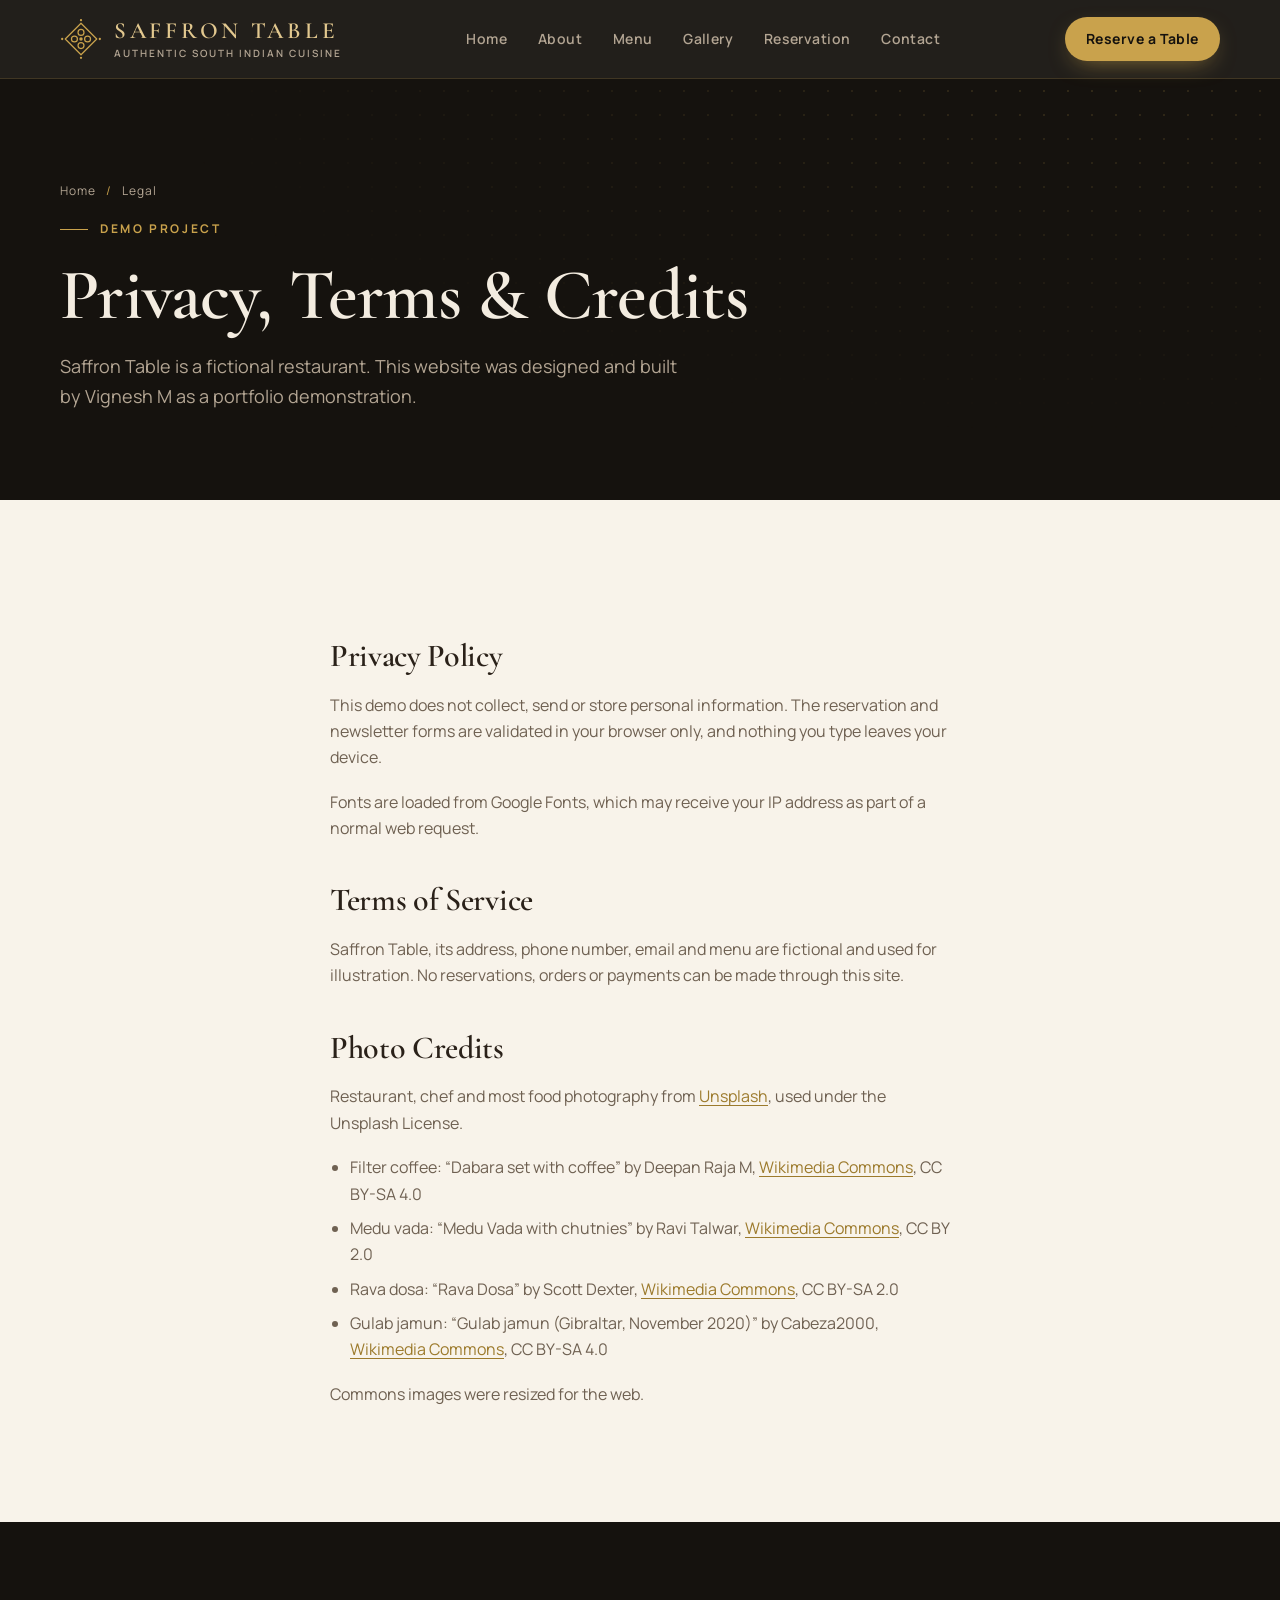
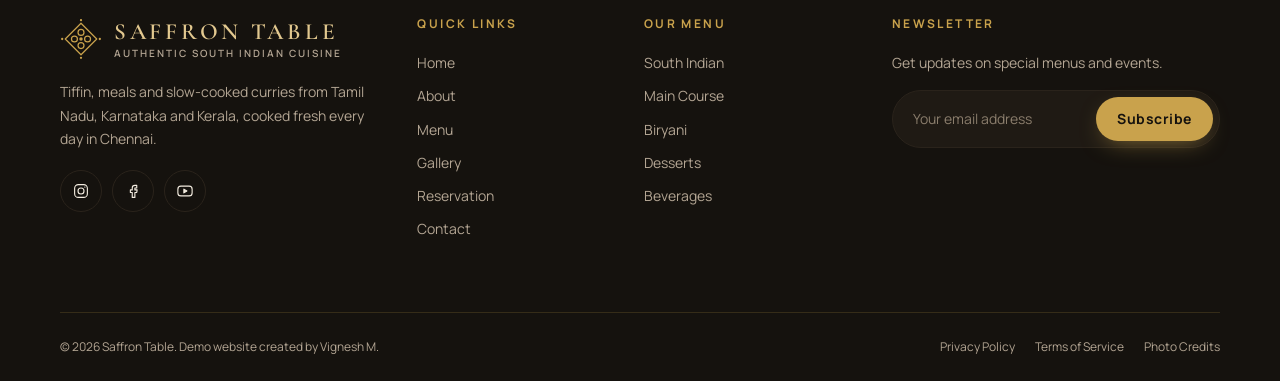
<file: legal.html>
<!doctype html>
<html lang="en">
<head>
  <meta charset="utf-8">
  <meta name="viewport" content="width=device-width, initial-scale=1, viewport-fit=cover">
  <title>Privacy, Terms & Credits — Saffron Table</title>
  <meta name="description" content="Privacy policy, terms of service and photo credits for the Saffron Table demo website.">
  <meta name="theme-color" content="#15120e">
  <link rel="icon" href="data:image/svg+xml,%3Csvg xmlns='http://www.w3.org/2000/svg' viewBox='0 0 48 48'%3E%3Crect width='48' height='48' rx='12' fill='%2315120e'/%3E%3Cg fill='none' stroke='%23c9a24c' stroke-width='2'%3E%3Cpath d='M24 9 39 24 24 39 9 24Z'/%3E%3Ccircle cx='24' cy='17.5' r='3'/%3E%3Ccircle cx='30.5' cy='24' r='3'/%3E%3Ccircle cx='24' cy='30.5' r='3'/%3E%3Ccircle cx='17.5' cy='24' r='3'/%3E%3C/g%3E%3Ccircle cx='24' cy='24' r='2' fill='%23c9a24c'/%3E%3C/svg%3E">
  <link rel="preconnect" href="https://fonts.googleapis.com">
  <link rel="preconnect" href="https://fonts.gstatic.com" crossorigin>
  <link rel="stylesheet" href="https://fonts.googleapis.com/css2?family=Cormorant+Garamond:ital,wght@0,500;0,600;0,700;1,500;1,600&family=Manrope:wght@400;500;600;700&display=swap">
  <link rel="stylesheet" href="assets/css/style.css">
</head>
<body class="has-mobile-cta">
  <a class="skip-link" href="#main">Skip to content</a>

  <header class="site-header" data-header>
    <div class="container site-header__inner">
      <a class="brand" href="index.html" aria-label="Saffron Table — home">
        <svg class="brand__mark" viewBox="0 0 48 48" fill="none" stroke="currentColor" stroke-width="1.4" stroke-linejoin="round" aria-hidden="true"><path d="M24 6 42 24 24 42 6 24Z"/><circle cx="24" cy="16.5" r="3.4"/><circle cx="31.5" cy="24" r="3.4"/><circle cx="24" cy="31.5" r="3.4"/><circle cx="16.5" cy="24" r="3.4"/><g fill="currentColor" stroke="none"><circle cx="24" cy="24" r="2"/><circle cx="24" cy="2.5" r="1.3"/><circle cx="45.5" cy="24" r="1.3"/><circle cx="24" cy="45.5" r="1.3"/><circle cx="2.5" cy="24" r="1.3"/></g></svg>
        <span class="brand__text"><span class="brand__name">SAFFRON TABLE</span><span class="brand__tag">Authentic South Indian Cuisine</span></span>
      </a>
      <nav class="nav" aria-label="Primary">
          <a class="nav__link" href="index.html">Home</a>
          <a class="nav__link" href="about.html">About</a>
          <a class="nav__link" href="menu.html">Menu</a>
          <a class="nav__link" href="gallery.html">Gallery</a>
          <a class="nav__link" href="reservation.html">Reservation</a>
          <a class="nav__link" href="contact.html">Contact</a>
      </nav>
      <div class="header-actions">
        <a class="btn btn--gold btn--sm" href="reservation.html">Reserve a Table</a>
        <button class="menu-toggle" type="button" aria-expanded="false" aria-controls="drawer" aria-label="Open menu" data-drawer-open><svg viewBox="0 0 24 24" fill="none" stroke="currentColor" stroke-width="1.5" stroke-linecap="round" stroke-linejoin="round" aria-hidden="true"><path d="M4 7h16M4 12h16M4 17h10"/></svg></button>
      </div>
    </div>
  </header>

  <div class="drawer" id="drawer" role="dialog" aria-modal="true" aria-label="Site menu" inert>
    <div class="drawer__top">
      <a class="brand" href="index.html" aria-label="Saffron Table — home">
        <svg class="brand__mark" viewBox="0 0 48 48" fill="none" stroke="currentColor" stroke-width="1.4" stroke-linejoin="round" aria-hidden="true"><path d="M24 6 42 24 24 42 6 24Z"/><circle cx="24" cy="16.5" r="3.4"/><circle cx="31.5" cy="24" r="3.4"/><circle cx="24" cy="31.5" r="3.4"/><circle cx="16.5" cy="24" r="3.4"/><g fill="currentColor" stroke="none"><circle cx="24" cy="24" r="2"/><circle cx="24" cy="2.5" r="1.3"/><circle cx="45.5" cy="24" r="1.3"/><circle cx="24" cy="45.5" r="1.3"/><circle cx="2.5" cy="24" r="1.3"/></g></svg>
        <span class="brand__text"><span class="brand__name">SAFFRON TABLE</span><span class="brand__tag">Authentic South Indian Cuisine</span></span>
      </a>
      <button class="icon-btn" type="button" aria-label="Close menu" data-drawer-close><svg viewBox="0 0 24 24" fill="none" stroke="currentColor" stroke-width="1.5" stroke-linecap="round" stroke-linejoin="round" aria-hidden="true"><path d="M6 6l12 12M18 6 6 18"/></svg></button>
    </div>
    <nav class="drawer__nav" aria-label="Mobile">
      <a class="drawer__link" href="index.html">Home<span>01</span></a>
      <a class="drawer__link" href="about.html">About<span>02</span></a>
      <a class="drawer__link" href="menu.html">Menu<span>03</span></a>
      <a class="drawer__link" href="gallery.html">Gallery<span>04</span></a>
      <a class="drawer__link" href="reservation.html">Reservation<span>05</span></a>
      <a class="drawer__link" href="contact.html">Contact<span>06</span></a>
    </nav>
    <div class="drawer__foot">
      <a class="btn btn--gold btn--block" href="reservation.html">Reserve a Table</a>
      <div class="drawer__contact">
        <strong>+91 98765 43210</strong>
        <span>24 Food Street, Chennai</span>
        <span>Mon–Fri 11:00 AM – 10:30 PM · Sat–Sun 10:00 AM – 11:00 PM</span>
      </div>
    </div>
  </div>

  <main id="main">
    <section class="page-hero" aria-labelledby="page-title">
      <div class="container">
        <div class="page-hero__inner">
          <nav class="breadcrumb" aria-label="Breadcrumb"><a href="index.html">Home</a><span aria-hidden="true">/</span><span>Legal</span></nav>
          <span class="eyebrow">Demo project</span>
          <h1 id="page-title">Privacy, Terms &amp; Credits</h1>
          <p>Saffron Table is a fictional restaurant. This website was designed and built by Vignesh M as a portfolio demonstration.</p>
        </div>
      </div>
    </section>

    <section class="section section--ivory">
      <div class="container prose">
        <h2 id="privacy">Privacy Policy</h2>
        <p>This demo does not collect, send or store personal information. The reservation and newsletter forms are validated in your browser only, and nothing you type leaves your device.</p>
        <p>Fonts are loaded from Google Fonts, which may receive your IP address as part of a normal web request.</p>

        <h2 id="terms">Terms of Service</h2>
        <p>Saffron Table, its address, phone number, email and menu are fictional and used for illustration. No reservations, orders or payments can be made through this site.</p>

        <h2 id="credits">Photo Credits</h2>
        <p>Restaurant, chef and most food photography from <a href="https://unsplash.com" target="_blank" rel="noopener">Unsplash</a>, used under the Unsplash License.</p>
        <ul>
          <li>Filter coffee: “Dabara set with coffee” by Deepan Raja M, <a href="https://commons.wikimedia.org/wiki/File:Dabara_set_with_coffee.jpg" target="_blank" rel="noopener">Wikimedia Commons</a>, CC BY-SA 4.0</li>
          <li>Medu vada: “Medu Vada with chutnies” by Ravi Talwar, <a href="https://commons.wikimedia.org/wiki/File:Medu_Vada_with_chutnies.jpg" target="_blank" rel="noopener">Wikimedia Commons</a>, CC BY 2.0</li>
          <li>Rava dosa: “Rava Dosa” by Scott Dexter, <a href="https://commons.wikimedia.org/wiki/File:Rava_Dosa.jpg" target="_blank" rel="noopener">Wikimedia Commons</a>, CC BY-SA 2.0</li>
          <li>Gulab jamun: “Gulab jamun (Gibraltar, November 2020)” by Cabeza2000, <a href="https://commons.wikimedia.org/wiki/File:Gulab_jamun_(Gibraltar,_November_2020).jpg" target="_blank" rel="noopener">Wikimedia Commons</a>, CC BY-SA 4.0</li>
        </ul>
        <p>Commons images were resized for the web.</p>
      </div>
    </section>

  </main>

  <footer class="site-footer">
    <div class="container">
      <div class="footer-grid">
        <div class="footer-brand">
          <a class="brand" href="index.html" aria-label="Saffron Table — home">
            <svg class="brand__mark" viewBox="0 0 48 48" fill="none" stroke="currentColor" stroke-width="1.4" stroke-linejoin="round" aria-hidden="true"><path d="M24 6 42 24 24 42 6 24Z"/><circle cx="24" cy="16.5" r="3.4"/><circle cx="31.5" cy="24" r="3.4"/><circle cx="24" cy="31.5" r="3.4"/><circle cx="16.5" cy="24" r="3.4"/><g fill="currentColor" stroke="none"><circle cx="24" cy="24" r="2"/><circle cx="24" cy="2.5" r="1.3"/><circle cx="45.5" cy="24" r="1.3"/><circle cx="24" cy="45.5" r="1.3"/><circle cx="2.5" cy="24" r="1.3"/></g></svg>
            <span class="brand__text"><span class="brand__name">SAFFRON TABLE</span><span class="brand__tag">Authentic South Indian Cuisine</span></span>
          </a>
          <p>Tiffin, meals and slow-cooked curries from Tamil Nadu, Karnataka and Kerala, cooked fresh every day in Chennai.</p>
          <div class="socials">
            <a href="#" aria-label="Instagram (demo link)"><svg viewBox="0 0 24 24" fill="none" stroke="currentColor" stroke-width="1.5" stroke-linecap="round" stroke-linejoin="round" aria-hidden="true"><rect x="3.5" y="3.5" width="17" height="17" rx="5"/><circle cx="12" cy="12" r="4"/><circle cx="17.2" cy="6.8" r=".9" fill="currentColor" stroke="none"/></svg></a>
            <a href="#" aria-label="Facebook (demo link)"><svg viewBox="0 0 24 24" fill="none" stroke="currentColor" stroke-width="1.5" stroke-linecap="round" stroke-linejoin="round" aria-hidden="true"><path d="M14.5 8H17V4.5h-2.5A3.5 3.5 0 0 0 11 8v2.5H8.5V14H11v6.5h3.5V14H17l.5-3.5h-3V8.5a.5.5 0 0 1 .5-.5Z"/></svg></a>
            <a href="#" aria-label="YouTube (demo link)"><svg viewBox="0 0 24 24" fill="none" stroke="currentColor" stroke-width="1.5" stroke-linecap="round" stroke-linejoin="round" aria-hidden="true"><rect x="2.5" y="5.5" width="19" height="13" rx="4"/><path d="m10.5 9.5 4 2.5-4 2.5v-5Z" fill="currentColor"/></svg></a>
          </div>
        </div>
        <div>
          <h2 class="footer-title">Quick Links</h2>
          <ul class="footer-links">
            <li><a href="index.html">Home</a></li>
            <li><a href="about.html">About</a></li>
            <li><a href="menu.html">Menu</a></li>
            <li><a href="gallery.html">Gallery</a></li>
            <li><a href="reservation.html">Reservation</a></li>
            <li><a href="contact.html">Contact</a></li>
          </ul>
        </div>
        <div>
          <h2 class="footer-title">Our Menu</h2>
          <ul class="footer-links">
            <li><a href="menu.html#south-indian">South Indian</a></li>
            <li><a href="menu.html#main-course">Main Course</a></li>
            <li><a href="menu.html#biryani">Biryani</a></li>
            <li><a href="menu.html#desserts">Desserts</a></li>
            <li><a href="menu.html#beverages">Beverages</a></li>
          </ul>
        </div>
        <div class="newsletter">
          <h2 class="footer-title">Newsletter</h2>
          <p>Get updates on special menus and events.</p>
          <form class="newsletter__form" data-newsletter novalidate>
            <label class="sr-only" for="newsletter-email">Email address</label>
            <div class="newsletter__row">
              <input id="newsletter-email" name="email" type="email" placeholder="Your email address" autocomplete="email" required>
              <button class="btn btn--gold btn--sm" type="submit">Subscribe</button>
            </div>
            <p class="newsletter__msg" role="status" aria-live="polite"></p>
          </form>
        </div>
      </div>
      <div class="footer-bottom">
        <p>© 2026 Saffron Table. Demo website created by Vignesh M.</p>
        <nav aria-label="Legal">
          <a href="legal.html#privacy">Privacy Policy</a>
          <a href="legal.html#terms">Terms of Service</a>
          <a href="legal.html#credits">Photo Credits</a>
        </nav>
      </div>
    </div>
  </footer>
  <div class="mobile-cta">
    <a class="btn btn--ghost" href="tel:+919876543210" aria-label="Call Saffron Table"><svg viewBox="0 0 24 24" fill="none" stroke="currentColor" stroke-width="1.5" stroke-linecap="round" stroke-linejoin="round" aria-hidden="true"><path d="M5 4h3l1.5 4-2 1.3a11 11 0 0 0 7.2 7.2l1.3-2L20 16v3a1 1 0 0 1-1 1A16 16 0 0 1 4 5a1 1 0 0 1 1-1Z"/></svg>Call</a>
    <a class="btn btn--gold" href="reservation.html">Reserve a Table</a>
  </div>

  <script src="assets/js/main.js" defer></script>
</body>
</html>
</file>
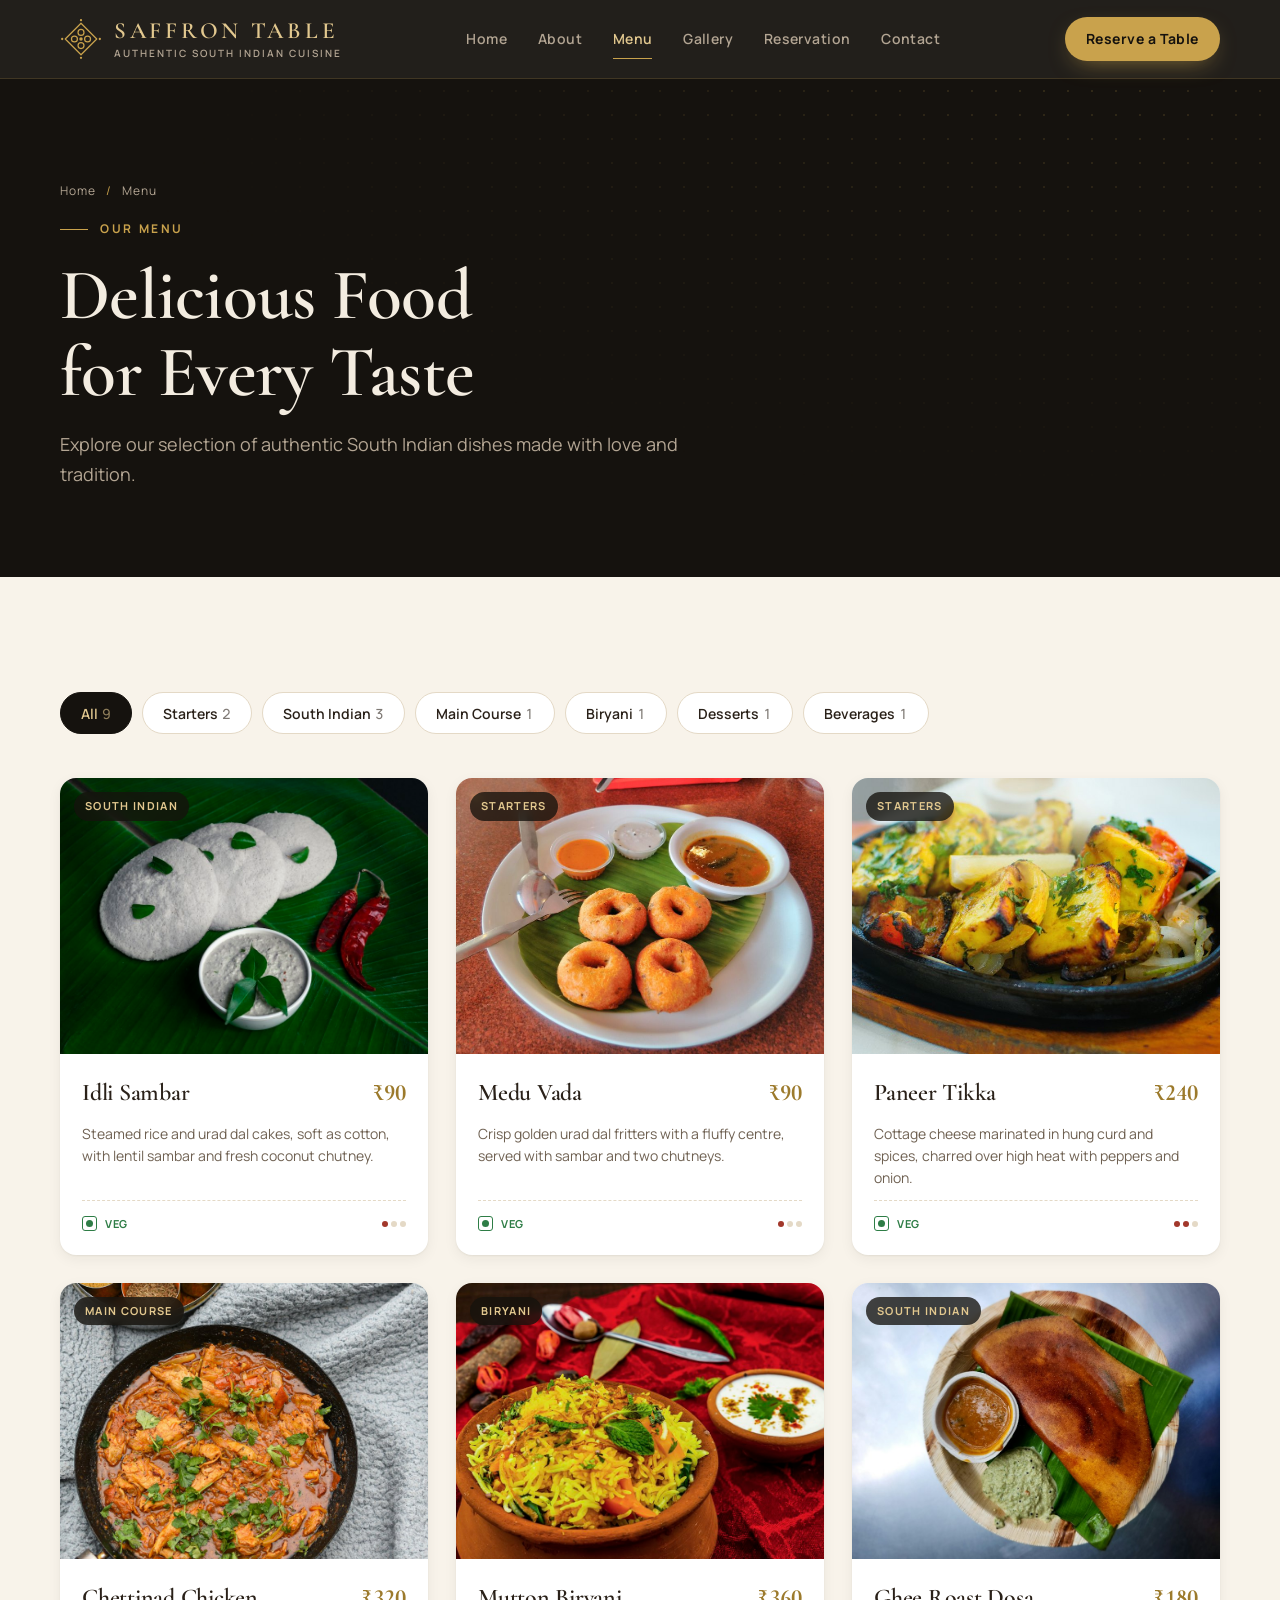
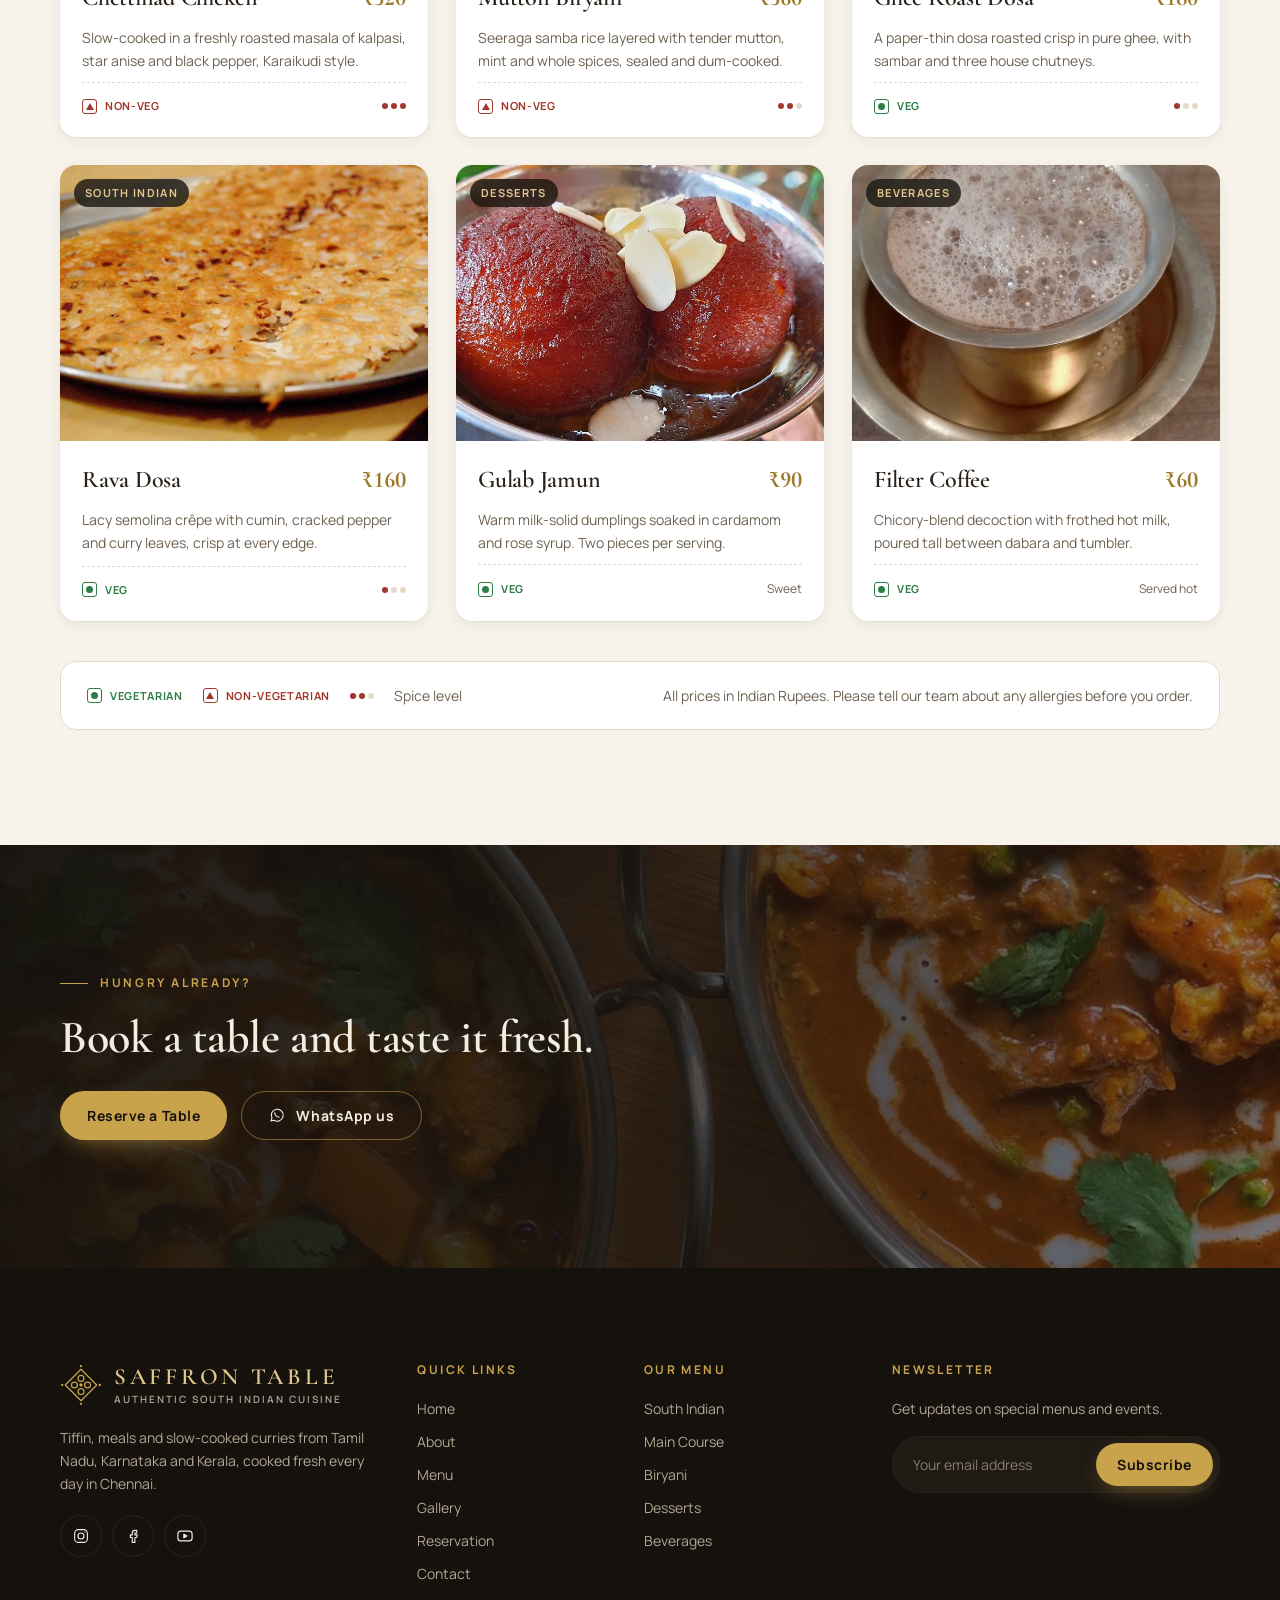
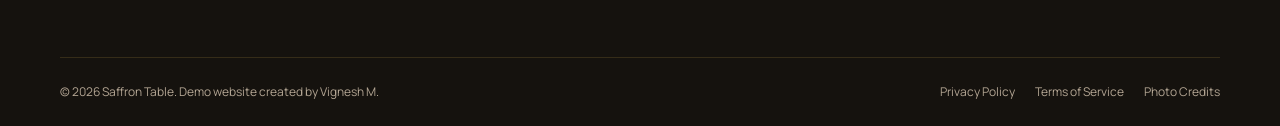
<file: menu.html>
<!doctype html>
<html lang="en">
<head>
  <meta charset="utf-8">
  <meta name="viewport" content="width=device-width, initial-scale=1, viewport-fit=cover">
  <title>Menu — Saffron Table</title>
  <meta name="description" content="Explore the Saffron Table menu: starters, dosas, Chettinad curries, biryani, desserts and filter coffee.">
  <meta name="theme-color" content="#15120e">
  <link rel="icon" href="data:image/svg+xml,%3Csvg xmlns='http://www.w3.org/2000/svg' viewBox='0 0 48 48'%3E%3Crect width='48' height='48' rx='12' fill='%2315120e'/%3E%3Cg fill='none' stroke='%23c9a24c' stroke-width='2'%3E%3Cpath d='M24 9 39 24 24 39 9 24Z'/%3E%3Ccircle cx='24' cy='17.5' r='3'/%3E%3Ccircle cx='30.5' cy='24' r='3'/%3E%3Ccircle cx='24' cy='30.5' r='3'/%3E%3Ccircle cx='17.5' cy='24' r='3'/%3E%3C/g%3E%3Ccircle cx='24' cy='24' r='2' fill='%23c9a24c'/%3E%3C/svg%3E">
  <link rel="preconnect" href="https://fonts.googleapis.com">
  <link rel="preconnect" href="https://fonts.gstatic.com" crossorigin>
  <link rel="stylesheet" href="https://fonts.googleapis.com/css2?family=Cormorant+Garamond:ital,wght@0,500;0,600;0,700;1,500;1,600&family=Manrope:wght@400;500;600;700&display=swap">
  <link rel="stylesheet" href="assets/css/style.css">
</head>
<body class="has-mobile-cta">
  <a class="skip-link" href="#main">Skip to content</a>

  <header class="site-header" data-header>
    <div class="container site-header__inner">
      <a class="brand" href="index.html" aria-label="Saffron Table — home">
        <svg class="brand__mark" viewBox="0 0 48 48" fill="none" stroke="currentColor" stroke-width="1.4" stroke-linejoin="round" aria-hidden="true"><path d="M24 6 42 24 24 42 6 24Z"/><circle cx="24" cy="16.5" r="3.4"/><circle cx="31.5" cy="24" r="3.4"/><circle cx="24" cy="31.5" r="3.4"/><circle cx="16.5" cy="24" r="3.4"/><g fill="currentColor" stroke="none"><circle cx="24" cy="24" r="2"/><circle cx="24" cy="2.5" r="1.3"/><circle cx="45.5" cy="24" r="1.3"/><circle cx="24" cy="45.5" r="1.3"/><circle cx="2.5" cy="24" r="1.3"/></g></svg>
        <span class="brand__text"><span class="brand__name">SAFFRON TABLE</span><span class="brand__tag">Authentic South Indian Cuisine</span></span>
      </a>
      <nav class="nav" aria-label="Primary">
          <a class="nav__link" href="index.html">Home</a>
          <a class="nav__link" href="about.html">About</a>
          <a class="nav__link" href="menu.html" aria-current="page">Menu</a>
          <a class="nav__link" href="gallery.html">Gallery</a>
          <a class="nav__link" href="reservation.html">Reservation</a>
          <a class="nav__link" href="contact.html">Contact</a>
      </nav>
      <div class="header-actions">
        <a class="btn btn--gold btn--sm" href="reservation.html">Reserve a Table</a>
        <button class="menu-toggle" type="button" aria-expanded="false" aria-controls="drawer" aria-label="Open menu" data-drawer-open><svg viewBox="0 0 24 24" fill="none" stroke="currentColor" stroke-width="1.5" stroke-linecap="round" stroke-linejoin="round" aria-hidden="true"><path d="M4 7h16M4 12h16M4 17h10"/></svg></button>
      </div>
    </div>
  </header>

  <div class="drawer" id="drawer" role="dialog" aria-modal="true" aria-label="Site menu" inert>
    <div class="drawer__top">
      <a class="brand" href="index.html" aria-label="Saffron Table — home">
        <svg class="brand__mark" viewBox="0 0 48 48" fill="none" stroke="currentColor" stroke-width="1.4" stroke-linejoin="round" aria-hidden="true"><path d="M24 6 42 24 24 42 6 24Z"/><circle cx="24" cy="16.5" r="3.4"/><circle cx="31.5" cy="24" r="3.4"/><circle cx="24" cy="31.5" r="3.4"/><circle cx="16.5" cy="24" r="3.4"/><g fill="currentColor" stroke="none"><circle cx="24" cy="24" r="2"/><circle cx="24" cy="2.5" r="1.3"/><circle cx="45.5" cy="24" r="1.3"/><circle cx="24" cy="45.5" r="1.3"/><circle cx="2.5" cy="24" r="1.3"/></g></svg>
        <span class="brand__text"><span class="brand__name">SAFFRON TABLE</span><span class="brand__tag">Authentic South Indian Cuisine</span></span>
      </a>
      <button class="icon-btn" type="button" aria-label="Close menu" data-drawer-close><svg viewBox="0 0 24 24" fill="none" stroke="currentColor" stroke-width="1.5" stroke-linecap="round" stroke-linejoin="round" aria-hidden="true"><path d="M6 6l12 12M18 6 6 18"/></svg></button>
    </div>
    <nav class="drawer__nav" aria-label="Mobile">
      <a class="drawer__link" href="index.html">Home<span>01</span></a>
      <a class="drawer__link" href="about.html">About<span>02</span></a>
      <a class="drawer__link" href="menu.html" aria-current="page">Menu<span>03</span></a>
      <a class="drawer__link" href="gallery.html">Gallery<span>04</span></a>
      <a class="drawer__link" href="reservation.html">Reservation<span>05</span></a>
      <a class="drawer__link" href="contact.html">Contact<span>06</span></a>
    </nav>
    <div class="drawer__foot">
      <a class="btn btn--gold btn--block" href="reservation.html">Reserve a Table</a>
      <div class="drawer__contact">
        <strong>+91 98765 43210</strong>
        <span>24 Food Street, Chennai</span>
        <span>Mon–Fri 11:00 AM – 10:30 PM · Sat–Sun 10:00 AM – 11:00 PM</span>
      </div>
    </div>
  </div>

  <main id="main">
    <section class="page-hero" aria-labelledby="page-title">
      <div class="container">
        <div class="page-hero__inner">
          <nav class="breadcrumb" aria-label="Breadcrumb"><a href="index.html">Home</a><span aria-hidden="true">/</span><span>Menu</span></nav>
          <span class="eyebrow">Our menu</span>
          <h1 id="page-title">Delicious Food for Every Taste</h1>
          <p>Explore our selection of authentic South Indian dishes made with love and tradition.</p>
        </div>
      </div>
    </section>

    <section class="section section--ivory" aria-label="Menu items">
      <div class="container">
        <div class="filters" role="group" aria-label="Filter menu by category" data-filter-group="menu">
        <button class="chip" type="button" data-filter="all" aria-pressed="true">All<span class="count">9</span></button>
        <button class="chip" type="button" data-filter="starters" aria-pressed="false">Starters<span class="count">2</span></button>
        <button class="chip" type="button" data-filter="south-indian" aria-pressed="false">South Indian<span class="count">3</span></button>
        <button class="chip" type="button" data-filter="main-course" aria-pressed="false">Main Course<span class="count">1</span></button>
        <button class="chip" type="button" data-filter="biryani" aria-pressed="false">Biryani<span class="count">1</span></button>
        <button class="chip" type="button" data-filter="desserts" aria-pressed="false">Desserts<span class="count">1</span></button>
        <button class="chip" type="button" data-filter="beverages" aria-pressed="false">Beverages<span class="count">1</span></button>
        </div>
        <p class="sr-only" role="status" aria-live="polite" data-filter-status></p>
        <div class="dish-grid dish-grid--3" data-filter-items>
      <article class="dish" data-category="south-indian">
        <div class="dish__media">
          <img src="assets/img/idli-sambar.jpg" alt="Idli Sambar" width="900" height="600" loading="lazy" decoding="async">
          <span class="dish__cat">South Indian</span>
        </div>
        <div class="dish__body">
          <div class="dish__top">
            <h3 class="dish__name">Idli Sambar</h3>
            <span class="dish__price">₹90</span>
          </div>
          <p class="dish__desc">Steamed rice and urad dal cakes, soft as cotton, with lentil sambar and fresh coconut chutney.</p>
          <div class="dish__meta"><span class="diet diet--veg"><span class="diet__mark" aria-hidden="true"></span>Veg</span><span class="spice" title="Spice: Mild"><span class="sr-only">Spice level: Mild</span><i class="on"></i><i></i><i></i></span></div>
        </div>
      </article>
      <article class="dish" data-category="starters">
        <div class="dish__media">
          <img src="assets/img/medu-vada.jpg" alt="Medu Vada" width="900" height="675" loading="lazy" decoding="async">
          <span class="dish__cat">Starters</span>
        </div>
        <div class="dish__body">
          <div class="dish__top">
            <h3 class="dish__name">Medu Vada</h3>
            <span class="dish__price">₹90</span>
          </div>
          <p class="dish__desc">Crisp golden urad dal fritters with a fluffy centre, served with sambar and two chutneys.</p>
          <div class="dish__meta"><span class="diet diet--veg"><span class="diet__mark" aria-hidden="true"></span>Veg</span><span class="spice" title="Spice: Mild"><span class="sr-only">Spice level: Mild</span><i class="on"></i><i></i><i></i></span></div>
        </div>
      </article>
      <article class="dish" data-category="starters">
        <div class="dish__media">
          <img src="assets/img/paneer-tikka.jpg" alt="Paneer Tikka" width="900" height="514" loading="lazy" decoding="async">
          <span class="dish__cat">Starters</span>
        </div>
        <div class="dish__body">
          <div class="dish__top">
            <h3 class="dish__name">Paneer Tikka</h3>
            <span class="dish__price">₹240</span>
          </div>
          <p class="dish__desc">Cottage cheese marinated in hung curd and spices, charred over high heat with peppers and onion.</p>
          <div class="dish__meta"><span class="diet diet--veg"><span class="diet__mark" aria-hidden="true"></span>Veg</span><span class="spice" title="Spice: Medium"><span class="sr-only">Spice level: Medium</span><i class="on"></i><i class="on"></i><i></i></span></div>
        </div>
      </article>
      <article class="dish" data-category="main-course">
        <div class="dish__media">
          <img src="assets/img/chettinad-chicken.jpg" alt="Chettinad Chicken" width="900" height="900" loading="lazy" decoding="async">
          <span class="dish__cat">Main Course</span>
        </div>
        <div class="dish__body">
          <div class="dish__top">
            <h3 class="dish__name">Chettinad Chicken</h3>
            <span class="dish__price">₹320</span>
          </div>
          <p class="dish__desc">Slow-cooked in a freshly roasted masala of kalpasi, star anise and black pepper, Karaikudi style.</p>
          <div class="dish__meta"><span class="diet diet--nonveg"><span class="diet__mark" aria-hidden="true"></span>Non-Veg</span><span class="spice" title="Spice: Hot"><span class="sr-only">Spice level: Hot</span><i class="on"></i><i class="on"></i><i class="on"></i></span></div>
        </div>
      </article>
      <article class="dish" data-category="biryani">
        <div class="dish__media">
          <img src="assets/img/mutton-biryani.jpg" alt="Mutton Biryani" width="900" height="600" loading="lazy" decoding="async">
          <span class="dish__cat">Biryani</span>
        </div>
        <div class="dish__body">
          <div class="dish__top">
            <h3 class="dish__name">Mutton Biryani</h3>
            <span class="dish__price">₹360</span>
          </div>
          <p class="dish__desc">Seeraga samba rice layered with tender mutton, mint and whole spices, sealed and dum-cooked.</p>
          <div class="dish__meta"><span class="diet diet--nonveg"><span class="diet__mark" aria-hidden="true"></span>Non-Veg</span><span class="spice" title="Spice: Medium"><span class="sr-only">Spice level: Medium</span><i class="on"></i><i class="on"></i><i></i></span></div>
        </div>
      </article>
      <article class="dish" data-category="south-indian">
        <div class="dish__media">
          <img src="assets/img/ghee-roast-dosa.jpg" alt="Ghee Roast Dosa" width="900" height="675" loading="lazy" decoding="async">
          <span class="dish__cat">South Indian</span>
        </div>
        <div class="dish__body">
          <div class="dish__top">
            <h3 class="dish__name">Ghee Roast Dosa</h3>
            <span class="dish__price">₹180</span>
          </div>
          <p class="dish__desc">A paper-thin dosa roasted crisp in pure ghee, with sambar and three house chutneys.</p>
          <div class="dish__meta"><span class="diet diet--veg"><span class="diet__mark" aria-hidden="true"></span>Veg</span><span class="spice" title="Spice: Mild"><span class="sr-only">Spice level: Mild</span><i class="on"></i><i></i><i></i></span></div>
        </div>
      </article>
      <article class="dish" data-category="south-indian">
        <div class="dish__media">
          <img src="assets/img/rava-dosa.jpg" alt="Rava Dosa" width="900" height="596" loading="lazy" decoding="async">
          <span class="dish__cat">South Indian</span>
        </div>
        <div class="dish__body">
          <div class="dish__top">
            <h3 class="dish__name">Rava Dosa</h3>
            <span class="dish__price">₹160</span>
          </div>
          <p class="dish__desc">Lacy semolina crêpe with cumin, cracked pepper and curry leaves, crisp at every edge.</p>
          <div class="dish__meta"><span class="diet diet--veg"><span class="diet__mark" aria-hidden="true"></span>Veg</span><span class="spice" title="Spice: Mild"><span class="sr-only">Spice level: Mild</span><i class="on"></i><i></i><i></i></span></div>
        </div>
      </article>
      <article class="dish" data-category="desserts">
        <div class="dish__media">
          <img src="assets/img/gulab-jamun.jpg" alt="Gulab Jamun" width="900" height="506" loading="lazy" decoding="async">
          <span class="dish__cat">Desserts</span>
        </div>
        <div class="dish__body">
          <div class="dish__top">
            <h3 class="dish__name">Gulab Jamun</h3>
            <span class="dish__price">₹90</span>
          </div>
          <p class="dish__desc">Warm milk-solid dumplings soaked in cardamom and rose syrup. Two pieces per serving.</p>
          <div class="dish__meta"><span class="diet diet--veg"><span class="diet__mark" aria-hidden="true"></span>Veg</span><span>Sweet</span></div>
        </div>
      </article>
      <article class="dish" data-category="beverages">
        <div class="dish__media">
          <img src="assets/img/filter-coffee.jpg" alt="Filter Coffee" width="846" height="1400" loading="lazy" decoding="async">
          <span class="dish__cat">Beverages</span>
        </div>
        <div class="dish__body">
          <div class="dish__top">
            <h3 class="dish__name">Filter Coffee</h3>
            <span class="dish__price">₹60</span>
          </div>
          <p class="dish__desc">Chicory-blend decoction with frothed hot milk, poured tall between dabara and tumbler.</p>
          <div class="dish__meta"><span class="diet diet--veg"><span class="diet__mark" aria-hidden="true"></span>Veg</span><span>Served hot</span></div>
        </div>
      </article>
        </div>

        <div class="menu-note">
          <div class="menu-note__legend">
            <span class="diet diet--veg"><span class="diet__mark" aria-hidden="true"></span>Vegetarian</span>
            <span class="diet diet--nonveg"><span class="diet__mark" aria-hidden="true"></span>Non-vegetarian</span>
            <span class="spice" aria-hidden="true"><i class="on"></i><i class="on"></i><i></i></span><span>Spice level</span>
          </div>
          <p>All prices in Indian Rupees. Please tell our team about any allergies before you order.</p>
        </div>
      </div>
    </section>

    <section class="cta-band" aria-labelledby="cta-title">
      <img class="cta-band__bg" src="assets/img/curry-spread.jpg" alt="Curries and rice shared across the table" width="900" height="1200" loading="lazy" decoding="async">
      <div class="container">
        <div class="cta-band__inner">
          <span class="eyebrow">Hungry already?</span>
          <h2 class="h2" id="cta-title">Book a table and taste it fresh.</h2>
          <div class="cta-band__actions">
            <a class="btn btn--gold" href="reservation.html">Reserve a Table</a>
            <a class="btn btn--ghost" href="https://wa.me/919876543210" target="_blank" rel="noopener"><svg viewBox="0 0 24 24" fill="none" stroke="currentColor" stroke-width="1.5" stroke-linecap="round" stroke-linejoin="round" aria-hidden="true"><path d="M4 20l1.3-3.9A8 8 0 1 1 8 19Z"/><path d="M9 9.2c.2 2.9 2.9 5.6 5.8 5.8"/></svg>WhatsApp us</a>
          </div>
        </div>
      </div>
    </section>

  </main>

  <footer class="site-footer">
    <div class="container">
      <div class="footer-grid">
        <div class="footer-brand">
          <a class="brand" href="index.html" aria-label="Saffron Table — home">
            <svg class="brand__mark" viewBox="0 0 48 48" fill="none" stroke="currentColor" stroke-width="1.4" stroke-linejoin="round" aria-hidden="true"><path d="M24 6 42 24 24 42 6 24Z"/><circle cx="24" cy="16.5" r="3.4"/><circle cx="31.5" cy="24" r="3.4"/><circle cx="24" cy="31.5" r="3.4"/><circle cx="16.5" cy="24" r="3.4"/><g fill="currentColor" stroke="none"><circle cx="24" cy="24" r="2"/><circle cx="24" cy="2.5" r="1.3"/><circle cx="45.5" cy="24" r="1.3"/><circle cx="24" cy="45.5" r="1.3"/><circle cx="2.5" cy="24" r="1.3"/></g></svg>
            <span class="brand__text"><span class="brand__name">SAFFRON TABLE</span><span class="brand__tag">Authentic South Indian Cuisine</span></span>
          </a>
          <p>Tiffin, meals and slow-cooked curries from Tamil Nadu, Karnataka and Kerala, cooked fresh every day in Chennai.</p>
          <div class="socials">
            <a href="#" aria-label="Instagram (demo link)"><svg viewBox="0 0 24 24" fill="none" stroke="currentColor" stroke-width="1.5" stroke-linecap="round" stroke-linejoin="round" aria-hidden="true"><rect x="3.5" y="3.5" width="17" height="17" rx="5"/><circle cx="12" cy="12" r="4"/><circle cx="17.2" cy="6.8" r=".9" fill="currentColor" stroke="none"/></svg></a>
            <a href="#" aria-label="Facebook (demo link)"><svg viewBox="0 0 24 24" fill="none" stroke="currentColor" stroke-width="1.5" stroke-linecap="round" stroke-linejoin="round" aria-hidden="true"><path d="M14.5 8H17V4.5h-2.5A3.5 3.5 0 0 0 11 8v2.5H8.5V14H11v6.5h3.5V14H17l.5-3.5h-3V8.5a.5.5 0 0 1 .5-.5Z"/></svg></a>
            <a href="#" aria-label="YouTube (demo link)"><svg viewBox="0 0 24 24" fill="none" stroke="currentColor" stroke-width="1.5" stroke-linecap="round" stroke-linejoin="round" aria-hidden="true"><rect x="2.5" y="5.5" width="19" height="13" rx="4"/><path d="m10.5 9.5 4 2.5-4 2.5v-5Z" fill="currentColor"/></svg></a>
          </div>
        </div>
        <div>
          <h2 class="footer-title">Quick Links</h2>
          <ul class="footer-links">
            <li><a href="index.html">Home</a></li>
            <li><a href="about.html">About</a></li>
            <li><a href="menu.html">Menu</a></li>
            <li><a href="gallery.html">Gallery</a></li>
            <li><a href="reservation.html">Reservation</a></li>
            <li><a href="contact.html">Contact</a></li>
          </ul>
        </div>
        <div>
          <h2 class="footer-title">Our Menu</h2>
          <ul class="footer-links">
            <li><a href="menu.html#south-indian">South Indian</a></li>
            <li><a href="menu.html#main-course">Main Course</a></li>
            <li><a href="menu.html#biryani">Biryani</a></li>
            <li><a href="menu.html#desserts">Desserts</a></li>
            <li><a href="menu.html#beverages">Beverages</a></li>
          </ul>
        </div>
        <div class="newsletter">
          <h2 class="footer-title">Newsletter</h2>
          <p>Get updates on special menus and events.</p>
          <form class="newsletter__form" data-newsletter novalidate>
            <label class="sr-only" for="newsletter-email">Email address</label>
            <div class="newsletter__row">
              <input id="newsletter-email" name="email" type="email" placeholder="Your email address" autocomplete="email" required>
              <button class="btn btn--gold btn--sm" type="submit">Subscribe</button>
            </div>
            <p class="newsletter__msg" role="status" aria-live="polite"></p>
          </form>
        </div>
      </div>
      <div class="footer-bottom">
        <p>© 2026 Saffron Table. Demo website created by Vignesh M.</p>
        <nav aria-label="Legal">
          <a href="legal.html#privacy">Privacy Policy</a>
          <a href="legal.html#terms">Terms of Service</a>
          <a href="legal.html#credits">Photo Credits</a>
        </nav>
      </div>
    </div>
  </footer>
  <div class="mobile-cta">
    <a class="btn btn--ghost" href="tel:+919876543210" aria-label="Call Saffron Table"><svg viewBox="0 0 24 24" fill="none" stroke="currentColor" stroke-width="1.5" stroke-linecap="round" stroke-linejoin="round" aria-hidden="true"><path d="M5 4h3l1.5 4-2 1.3a11 11 0 0 0 7.2 7.2l1.3-2L20 16v3a1 1 0 0 1-1 1A16 16 0 0 1 4 5a1 1 0 0 1 1-1Z"/></svg>Call</a>
    <a class="btn btn--gold" href="reservation.html">Reserve a Table</a>
  </div>

  <script src="assets/js/main.js" defer></script>
</body>
</html>
</file>
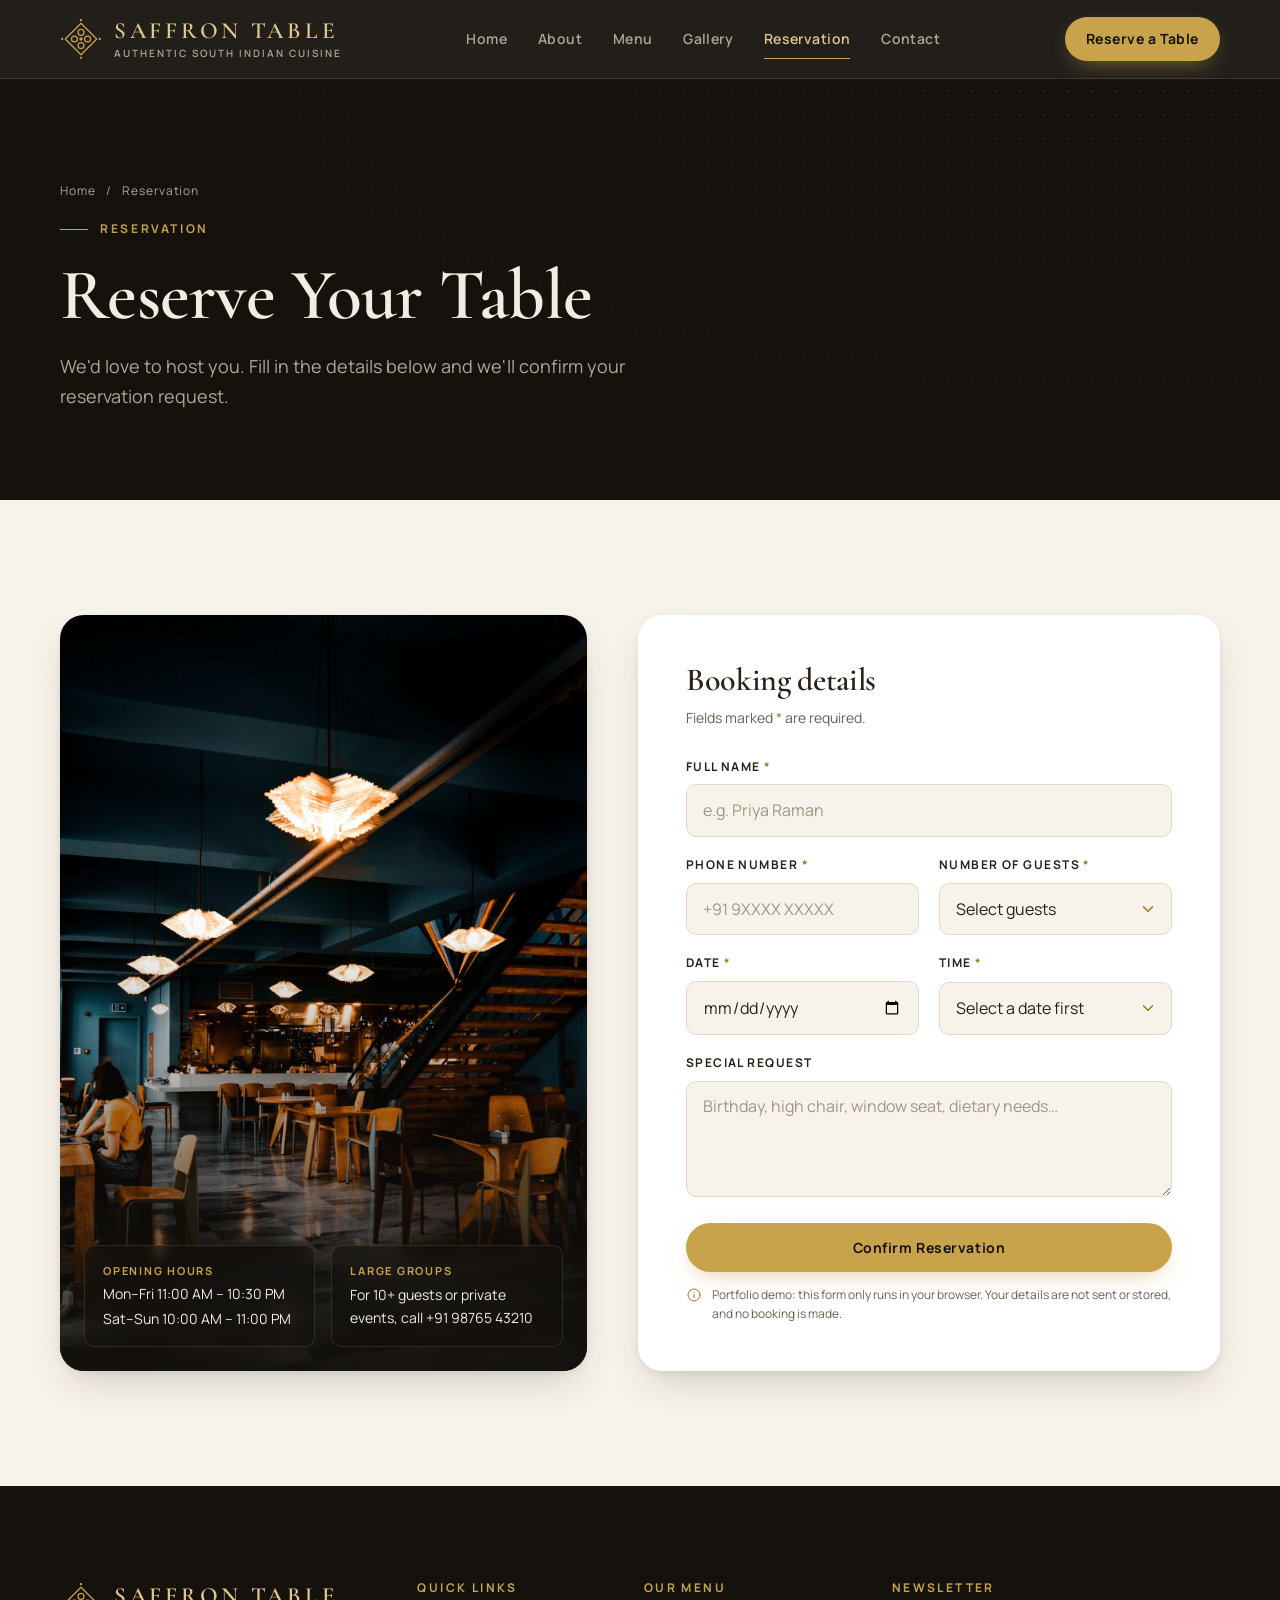
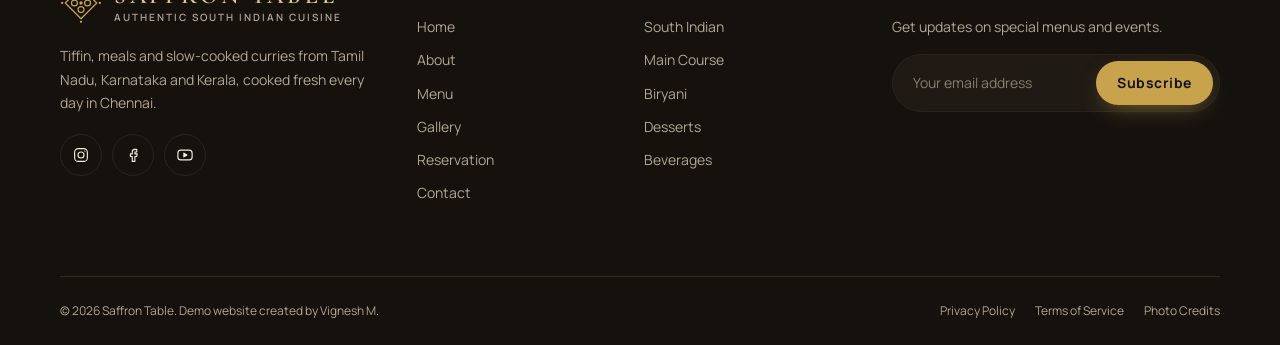
<file: reservation.html>
<!doctype html>
<html lang="en">
<head>
  <meta charset="utf-8">
  <meta name="viewport" content="width=device-width, initial-scale=1, viewport-fit=cover">
  <title>Reserve a Table — Saffron Table</title>
  <meta name="description" content="Request a table at Saffron Table in Chennai.">
  <meta name="theme-color" content="#15120e">
  <link rel="icon" href="data:image/svg+xml,%3Csvg xmlns='http://www.w3.org/2000/svg' viewBox='0 0 48 48'%3E%3Crect width='48' height='48' rx='12' fill='%2315120e'/%3E%3Cg fill='none' stroke='%23c9a24c' stroke-width='2'%3E%3Cpath d='M24 9 39 24 24 39 9 24Z'/%3E%3Ccircle cx='24' cy='17.5' r='3'/%3E%3Ccircle cx='30.5' cy='24' r='3'/%3E%3Ccircle cx='24' cy='30.5' r='3'/%3E%3Ccircle cx='17.5' cy='24' r='3'/%3E%3C/g%3E%3Ccircle cx='24' cy='24' r='2' fill='%23c9a24c'/%3E%3C/svg%3E">
  <link rel="preconnect" href="https://fonts.googleapis.com">
  <link rel="preconnect" href="https://fonts.gstatic.com" crossorigin>
  <link rel="stylesheet" href="https://fonts.googleapis.com/css2?family=Cormorant+Garamond:ital,wght@0,500;0,600;0,700;1,500;1,600&family=Manrope:wght@400;500;600;700&display=swap">
  <link rel="stylesheet" href="assets/css/style.css">
</head>
<body>
  <a class="skip-link" href="#main">Skip to content</a>

  <header class="site-header" data-header>
    <div class="container site-header__inner">
      <a class="brand" href="index.html" aria-label="Saffron Table — home">
        <svg class="brand__mark" viewBox="0 0 48 48" fill="none" stroke="currentColor" stroke-width="1.4" stroke-linejoin="round" aria-hidden="true"><path d="M24 6 42 24 24 42 6 24Z"/><circle cx="24" cy="16.5" r="3.4"/><circle cx="31.5" cy="24" r="3.4"/><circle cx="24" cy="31.5" r="3.4"/><circle cx="16.5" cy="24" r="3.4"/><g fill="currentColor" stroke="none"><circle cx="24" cy="24" r="2"/><circle cx="24" cy="2.5" r="1.3"/><circle cx="45.5" cy="24" r="1.3"/><circle cx="24" cy="45.5" r="1.3"/><circle cx="2.5" cy="24" r="1.3"/></g></svg>
        <span class="brand__text"><span class="brand__name">SAFFRON TABLE</span><span class="brand__tag">Authentic South Indian Cuisine</span></span>
      </a>
      <nav class="nav" aria-label="Primary">
          <a class="nav__link" href="index.html">Home</a>
          <a class="nav__link" href="about.html">About</a>
          <a class="nav__link" href="menu.html">Menu</a>
          <a class="nav__link" href="gallery.html">Gallery</a>
          <a class="nav__link" href="reservation.html" aria-current="page">Reservation</a>
          <a class="nav__link" href="contact.html">Contact</a>
      </nav>
      <div class="header-actions">
        <a class="btn btn--gold btn--sm" href="reservation.html">Reserve a Table</a>
        <button class="menu-toggle" type="button" aria-expanded="false" aria-controls="drawer" aria-label="Open menu" data-drawer-open><svg viewBox="0 0 24 24" fill="none" stroke="currentColor" stroke-width="1.5" stroke-linecap="round" stroke-linejoin="round" aria-hidden="true"><path d="M4 7h16M4 12h16M4 17h10"/></svg></button>
      </div>
    </div>
  </header>

  <div class="drawer" id="drawer" role="dialog" aria-modal="true" aria-label="Site menu" inert>
    <div class="drawer__top">
      <a class="brand" href="index.html" aria-label="Saffron Table — home">
        <svg class="brand__mark" viewBox="0 0 48 48" fill="none" stroke="currentColor" stroke-width="1.4" stroke-linejoin="round" aria-hidden="true"><path d="M24 6 42 24 24 42 6 24Z"/><circle cx="24" cy="16.5" r="3.4"/><circle cx="31.5" cy="24" r="3.4"/><circle cx="24" cy="31.5" r="3.4"/><circle cx="16.5" cy="24" r="3.4"/><g fill="currentColor" stroke="none"><circle cx="24" cy="24" r="2"/><circle cx="24" cy="2.5" r="1.3"/><circle cx="45.5" cy="24" r="1.3"/><circle cx="24" cy="45.5" r="1.3"/><circle cx="2.5" cy="24" r="1.3"/></g></svg>
        <span class="brand__text"><span class="brand__name">SAFFRON TABLE</span><span class="brand__tag">Authentic South Indian Cuisine</span></span>
      </a>
      <button class="icon-btn" type="button" aria-label="Close menu" data-drawer-close><svg viewBox="0 0 24 24" fill="none" stroke="currentColor" stroke-width="1.5" stroke-linecap="round" stroke-linejoin="round" aria-hidden="true"><path d="M6 6l12 12M18 6 6 18"/></svg></button>
    </div>
    <nav class="drawer__nav" aria-label="Mobile">
      <a class="drawer__link" href="index.html">Home<span>01</span></a>
      <a class="drawer__link" href="about.html">About<span>02</span></a>
      <a class="drawer__link" href="menu.html">Menu<span>03</span></a>
      <a class="drawer__link" href="gallery.html">Gallery<span>04</span></a>
      <a class="drawer__link" href="reservation.html" aria-current="page">Reservation<span>05</span></a>
      <a class="drawer__link" href="contact.html">Contact<span>06</span></a>
    </nav>
    <div class="drawer__foot">
      <a class="btn btn--gold btn--block" href="reservation.html">Reserve a Table</a>
      <div class="drawer__contact">
        <strong>+91 98765 43210</strong>
        <span>24 Food Street, Chennai</span>
        <span>Mon–Fri 11:00 AM – 10:30 PM · Sat–Sun 10:00 AM – 11:00 PM</span>
      </div>
    </div>
  </div>

  <main id="main">
    <section class="page-hero" aria-labelledby="page-title">
      <div class="container">
        <div class="page-hero__inner">
          <nav class="breadcrumb" aria-label="Breadcrumb"><a href="index.html">Home</a><span aria-hidden="true">/</span><span>Reservation</span></nav>
          <span class="eyebrow">Reservation</span>
          <h1 id="page-title">Reserve Your Table</h1>
          <p>We'd love to host you. Fill in the details below and we'll confirm your reservation request.</p>
        </div>
      </div>
    </section>

    <section class="section section--ivory" aria-label="Reservation form">
      <div class="container reserve">
        <div class="reserve__media">
          <img src="assets/img/interior-moody.jpg" alt="Lamp-lit dining room set for evening service" width="1400" height="2114" loading="lazy" decoding="async">
          <div class="reserve__info">
            <div><small>Opening hours</small><span>Mon–Fri 11:00 AM – 10:30 PM</span><span>Sat–Sun 10:00 AM – 11:00 PM</span></div>
            <div><small>Large groups</small><span>For 10+ guests or private events, call +91 98765 43210</span></div>
          </div>
        </div>

        <div class="form-card" data-reserve-card>
          <form id="reserve-form" novalidate data-reserve-form>
            <div class="form-card__head">
              <h2>Booking details</h2>
              <p>Fields marked <span class="req">*</span> are required.</p>
            </div>
            <div class="form-grid">
              <div class="field field--full">
                <label for="r-name">Full Name <span class="req">*</span></label>
                <input class="input" id="r-name" name="name" type="text" autocomplete="name" placeholder="e.g. Priya Raman" required>
                <p class="field__error" id="r-name-err"></p>
              </div>
              <div class="field">
                <label for="r-phone">Phone Number <span class="req">*</span></label>
                <input class="input" id="r-phone" name="phone" type="tel" autocomplete="tel" inputmode="tel" placeholder="+91 9XXXX XXXXX" required>
                <p class="field__error" id="r-phone-err"></p>
              </div>
              <div class="field">
                <label for="r-guests">Number of Guests <span class="req">*</span></label>
                <select class="input" id="r-guests" name="guests" required>
                  <option value="">Select guests</option>
                  <option value="1">1 guest</option>
                  <option value="2">2 guests</option>
                  <option value="3">3 guests</option>
                  <option value="4">4 guests</option>
                  <option value="5">5 guests</option>
                  <option value="6">6 guests</option>
                  <option value="7">7 guests</option>
                  <option value="8">8 guests</option>
                  <option value="9">9 guests</option>
                  <option value="10">10 guests</option>
                </select>
                <p class="field__error" id="r-guests-err"></p>
              </div>
              <div class="field">
                <label for="r-date">Date <span class="req">*</span></label>
                <input class="input" id="r-date" name="date" type="date" required>
                <p class="field__error" id="r-date-err"></p>
              </div>
              <div class="field">
                <label for="r-time">Time <span class="req">*</span></label>
                <select class="input" id="r-time" name="time" required data-time-select>
                  <option value="">Select a date first</option>
                </select>
                <p class="field__error" id="r-time-err"></p>
              </div>
              <div class="field field--full">
                <label for="r-notes">Special Request</label>
                <textarea class="input" id="r-notes" name="notes" maxlength="300" placeholder="Birthday, high chair, window seat, dietary needs…"></textarea>
              </div>
            </div>
            <div class="form-foot">
              <button class="btn btn--gold btn--block" type="submit">Confirm Reservation</button>
              <p class="demo-note"><svg viewBox="0 0 24 24" fill="none" stroke="currentColor" stroke-width="1.5" stroke-linecap="round" stroke-linejoin="round" aria-hidden="true"><circle cx="12" cy="12" r="9"/><path d="M12 11v5M12 8h.01"/></svg><span>Portfolio demo: this form only runs in your browser. Your details are not sent or stored, and no booking is made.</span></p>
            </div>
          </form>

          <div class="success" data-reserve-success hidden tabindex="-1">
            <span class="success__icon"><svg viewBox="0 0 24 24" fill="none" stroke="currentColor" stroke-width="1.5" stroke-linecap="round" stroke-linejoin="round" aria-hidden="true"><path d="m5 12.5 4.5 4.5L19 7.5"/></svg></span>
            <span class="eyebrow">Request received</span>
            <h2>Thank you! Your reservation request has been received.</h2>
            <dl class="summary" data-summary></dl>
            <p>This is a demo website, so no booking has been made and no one will call. On a live site, the restaurant would confirm by phone or WhatsApp.</p>
            <button class="btn btn--outline" type="button" data-reserve-reset>Make another request</button>
          </div>
        </div>
      </div>
    </section>

  </main>

  <footer class="site-footer">
    <div class="container">
      <div class="footer-grid">
        <div class="footer-brand">
          <a class="brand" href="index.html" aria-label="Saffron Table — home">
            <svg class="brand__mark" viewBox="0 0 48 48" fill="none" stroke="currentColor" stroke-width="1.4" stroke-linejoin="round" aria-hidden="true"><path d="M24 6 42 24 24 42 6 24Z"/><circle cx="24" cy="16.5" r="3.4"/><circle cx="31.5" cy="24" r="3.4"/><circle cx="24" cy="31.5" r="3.4"/><circle cx="16.5" cy="24" r="3.4"/><g fill="currentColor" stroke="none"><circle cx="24" cy="24" r="2"/><circle cx="24" cy="2.5" r="1.3"/><circle cx="45.5" cy="24" r="1.3"/><circle cx="24" cy="45.5" r="1.3"/><circle cx="2.5" cy="24" r="1.3"/></g></svg>
            <span class="brand__text"><span class="brand__name">SAFFRON TABLE</span><span class="brand__tag">Authentic South Indian Cuisine</span></span>
          </a>
          <p>Tiffin, meals and slow-cooked curries from Tamil Nadu, Karnataka and Kerala, cooked fresh every day in Chennai.</p>
          <div class="socials">
            <a href="#" aria-label="Instagram (demo link)"><svg viewBox="0 0 24 24" fill="none" stroke="currentColor" stroke-width="1.5" stroke-linecap="round" stroke-linejoin="round" aria-hidden="true"><rect x="3.5" y="3.5" width="17" height="17" rx="5"/><circle cx="12" cy="12" r="4"/><circle cx="17.2" cy="6.8" r=".9" fill="currentColor" stroke="none"/></svg></a>
            <a href="#" aria-label="Facebook (demo link)"><svg viewBox="0 0 24 24" fill="none" stroke="currentColor" stroke-width="1.5" stroke-linecap="round" stroke-linejoin="round" aria-hidden="true"><path d="M14.5 8H17V4.5h-2.5A3.5 3.5 0 0 0 11 8v2.5H8.5V14H11v6.5h3.5V14H17l.5-3.5h-3V8.5a.5.5 0 0 1 .5-.5Z"/></svg></a>
            <a href="#" aria-label="YouTube (demo link)"><svg viewBox="0 0 24 24" fill="none" stroke="currentColor" stroke-width="1.5" stroke-linecap="round" stroke-linejoin="round" aria-hidden="true"><rect x="2.5" y="5.5" width="19" height="13" rx="4"/><path d="m10.5 9.5 4 2.5-4 2.5v-5Z" fill="currentColor"/></svg></a>
          </div>
        </div>
        <div>
          <h2 class="footer-title">Quick Links</h2>
          <ul class="footer-links">
            <li><a href="index.html">Home</a></li>
            <li><a href="about.html">About</a></li>
            <li><a href="menu.html">Menu</a></li>
            <li><a href="gallery.html">Gallery</a></li>
            <li><a href="reservation.html">Reservation</a></li>
            <li><a href="contact.html">Contact</a></li>
          </ul>
        </div>
        <div>
          <h2 class="footer-title">Our Menu</h2>
          <ul class="footer-links">
            <li><a href="menu.html#south-indian">South Indian</a></li>
            <li><a href="menu.html#main-course">Main Course</a></li>
            <li><a href="menu.html#biryani">Biryani</a></li>
            <li><a href="menu.html#desserts">Desserts</a></li>
            <li><a href="menu.html#beverages">Beverages</a></li>
          </ul>
        </div>
        <div class="newsletter">
          <h2 class="footer-title">Newsletter</h2>
          <p>Get updates on special menus and events.</p>
          <form class="newsletter__form" data-newsletter novalidate>
            <label class="sr-only" for="newsletter-email">Email address</label>
            <div class="newsletter__row">
              <input id="newsletter-email" name="email" type="email" placeholder="Your email address" autocomplete="email" required>
              <button class="btn btn--gold btn--sm" type="submit">Subscribe</button>
            </div>
            <p class="newsletter__msg" role="status" aria-live="polite"></p>
          </form>
        </div>
      </div>
      <div class="footer-bottom">
        <p>© 2026 Saffron Table. Demo website created by Vignesh M.</p>
        <nav aria-label="Legal">
          <a href="legal.html#privacy">Privacy Policy</a>
          <a href="legal.html#terms">Terms of Service</a>
          <a href="legal.html#credits">Photo Credits</a>
        </nav>
      </div>
    </div>
  </footer>

  <script src="assets/js/main.js" defer></script>
</body>
</html>
</file>
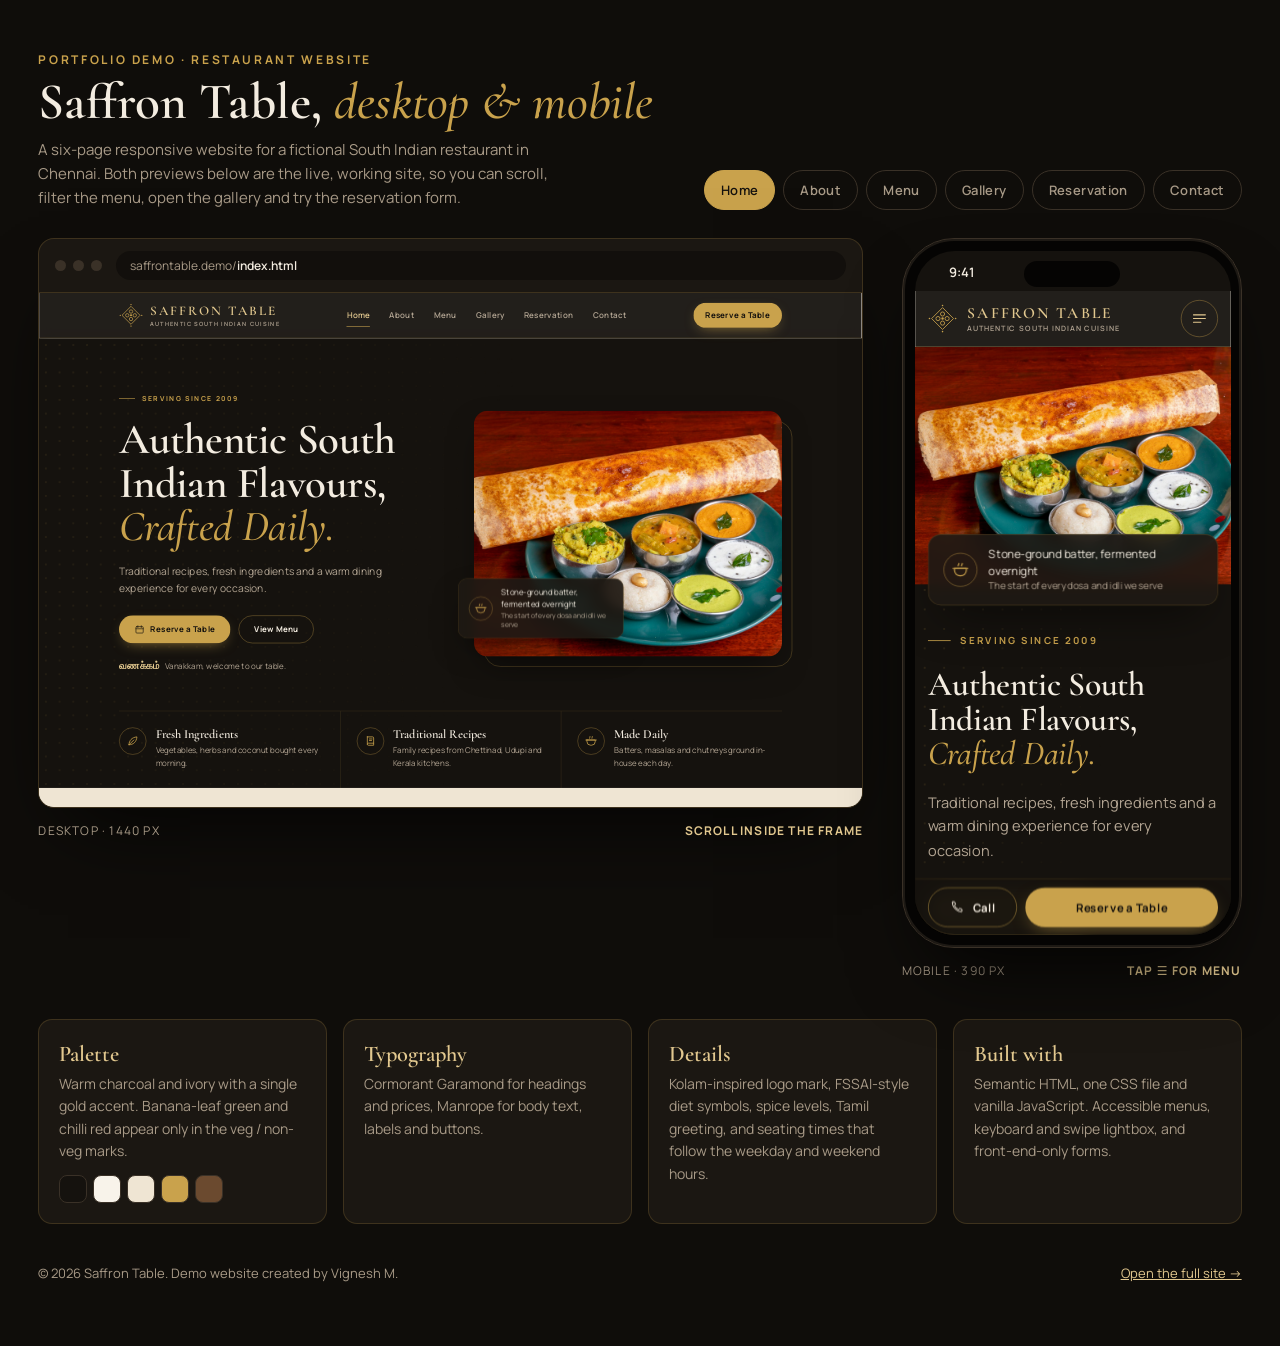
<file: showcase.html>
<!doctype html>
<html lang="en">
<head>
  <meta charset="utf-8">
  <meta name="viewport" content="width=device-width, initial-scale=1, viewport-fit=cover">
  <title>Saffron Table Showcase</title>
  <meta name="description" content="Desktop and mobile showcase of the Saffron Table restaurant website, a portfolio demo by Vignesh M.">
  <link rel="preconnect" href="https://fonts.googleapis.com">
  <link rel="preconnect" href="https://fonts.gstatic.com" crossorigin>
  <link rel="stylesheet" href="https://fonts.googleapis.com/css2?family=Cormorant+Garamond:ital,wght@0,600;1,500&family=Manrope:wght@400;600;700&display=swap">
  <style>
    :root {
      --bg: #0f0d0a; --panel: #1b1712; --line: rgba(201, 162, 76, 0.2);
      --gold: #c9a24c; --gold-soft: #e2c88f; --text: #f3ece0; --muted: #a89a87;
      --display: "Cormorant Garamond", Georgia, serif;
      --body: "Manrope", "Segoe UI", system-ui, sans-serif;
      color-scheme: dark;
    }
    * { box-sizing: border-box; }
    body { margin: 0; background: var(--bg); color: var(--text); font-family: var(--body); }
    .wrap { max-width: 1480px; margin-inline: auto; padding: clamp(28px, 4vw, 56px) clamp(16px, 3vw, 40px) 64px; }
    header { display: flex; flex-wrap: wrap; align-items: end; justify-content: space-between; gap: 20px 40px; margin-bottom: 28px; }
    .kicker { font-size: 12px; font-weight: 700; letter-spacing: .22em; text-transform: uppercase; color: var(--gold); }
    h1 { font-family: var(--display); font-weight: 600; font-size: clamp(2.2rem, 4vw, 3.4rem); line-height: 1.05; margin: 8px 0 8px; }
    h1 em { color: var(--gold); font-weight: 500; }
    header p { margin: 0; color: var(--muted); max-width: 60ch; font-size: 15px; line-height: 1.6; }
    .tabs { display: flex; flex-wrap: wrap; gap: 8px; }
    .tabs button {
      font: 600 13px var(--body); letter-spacing: .03em;
      padding: 9px 16px; min-height: 40px; border-radius: 999px;
      border: 1px solid #3a3127; background: transparent; color: var(--muted); cursor: pointer;
      transition: all .2s ease;
    }
    .tabs button:hover { border-color: var(--gold); color: var(--text); }
    .tabs button[aria-pressed="true"] { background: var(--gold); border-color: var(--gold); color: #15120e; }
    .tabs button:focus-visible, a:focus-visible { outline: 2px solid var(--gold); outline-offset: 3px; }

    .stage { display: grid; grid-template-columns: minmax(0, 1fr) auto; gap: clamp(20px, 3vw, 44px); align-items: start; }

    .browser { background: var(--panel); border: 1px solid var(--line); border-radius: 16px; overflow: hidden; box-shadow: 0 40px 80px -30px rgba(0,0,0,.8); min-width: 0; }
    .browser__bar { display: flex; align-items: center; gap: 14px; padding: 12px 16px; border-bottom: 1px solid var(--line); }
    .dots { display: flex; gap: 7px; }
    .dots i { width: 11px; height: 11px; border-radius: 50%; background: #3a3127; }
    .url { flex: 1; min-width: 0; padding: 6px 14px; border-radius: 999px; background: #120f0c; color: var(--muted); font-size: 12px; white-space: nowrap; overflow: hidden; text-overflow: ellipsis; }
    .url b { color: var(--text); font-weight: 600; }
    .browser__view { position: relative; width: 100%; overflow: hidden; }
    .browser__view iframe { position: absolute; top: 0; left: 0; width: 1440px; border: 0; transform-origin: 0 0; background: #f8f3ea; }

    .phone { width: 340px; padding: 12px; border-radius: 52px; background: #050403; border: 1px solid #3a3127; box-shadow: 0 40px 80px -30px rgba(0,0,0,.9), inset 0 0 0 2px #1d1914; position: relative; }
    .phone::before { content: ""; position: absolute; top: 22px; left: 50%; transform: translateX(-50%); width: 96px; height: 26px; border-radius: 20px; background: #050403; z-index: 2; }
    .phone__screen { position: relative; width: 316px; height: 684px; border-radius: 40px; overflow: hidden; background: #15120e; }
    .phone__screen::before { content: "9:41"; position: absolute; top: 0; left: 0; right: 0; height: 40px; padding: 12px 0 0 34px; font: 600 13px var(--body); color: var(--text); }
    .phone__screen iframe { position: absolute; top: 40px; left: 0; width: 390px; height: 795px; border: 0; transform: scale(.8103); transform-origin: 0 0; }
    .label { display: flex; justify-content: space-between; margin-top: 14px; font-size: 12px; color: var(--muted); letter-spacing: .1em; text-transform: uppercase; }
    .label b { color: var(--gold-soft); font-weight: 700; }

    .notes { display: grid; grid-template-columns: repeat(4, minmax(0, 1fr)); gap: 16px; margin-top: 40px; }
    .note { padding: 20px; border: 1px solid var(--line); border-radius: 14px; background: var(--panel); }
    .note h2 { font-family: var(--display); font-size: 1.4rem; font-weight: 600; margin: 0 0 6px; color: var(--gold-soft); }
    .note p { margin: 0; color: var(--muted); font-size: 14px; line-height: 1.6; }
    .swatches { display: flex; gap: 6px; margin-top: 12px; }
    .swatches i { width: 28px; height: 28px; border-radius: 8px; border: 1px solid #3a3127; }
    footer { margin-top: 40px; display: flex; flex-wrap: wrap; justify-content: space-between; gap: 12px; color: var(--muted); font-size: 13px; }
    footer a { color: var(--gold-soft); }

    @media (max-width: 1100px) {
      .stage { grid-template-columns: 1fr; justify-items: center; }
      .browser { width: 100%; }
      .notes { grid-template-columns: repeat(2, minmax(0, 1fr)); }
    }
    @media (max-width: 560px) {
      .phone { width: 100%; max-width: 340px; }
      .phone__screen { width: 100%; }
      .notes { grid-template-columns: 1fr; }
    }
  </style>
</head>
<body>
  <div class="wrap">
    <header>
      <div>
        <div class="kicker">Portfolio demo · Restaurant website</div>
        <h1>Saffron Table, <em>desktop &amp; mobile</em></h1>
        <p>A six-page responsive website for a fictional South Indian restaurant in Chennai. Both previews below are the live, working site, so you can scroll, filter the menu, open the gallery and try the reservation form.</p>
      </div>
      <div class="tabs" role="group" aria-label="Choose a page to preview" id="tabs">
        <button type="button" data-page="index.html" aria-pressed="true">Home</button>
        <button type="button" data-page="about.html" aria-pressed="false">About</button>
        <button type="button" data-page="menu.html" aria-pressed="false">Menu</button>
        <button type="button" data-page="gallery.html" aria-pressed="false">Gallery</button>
        <button type="button" data-page="reservation.html" aria-pressed="false">Reservation</button>
        <button type="button" data-page="contact.html" aria-pressed="false">Contact</button>
      </div>
    </header>

    <div class="stage">
      <div>
        <div class="browser">
          <div class="browser__bar">
            <span class="dots" aria-hidden="true"><i></i><i></i><i></i></span>
            <span class="url">saffrontable.demo/<b id="url-page">index.html</b></span>
          </div>
          <div class="browser__view" id="desk-view">
            <iframe id="desk" src="index.html" title="Desktop preview of Saffron Table" loading="eager"></iframe>
          </div>
        </div>
        <div class="label"><span>Desktop · 1440 px</span><b>Scroll inside the frame</b></div>
      </div>
      <div>
        <div class="phone">
          <div class="phone__screen">
            <iframe id="mob" src="index.html" title="Mobile preview of Saffron Table" loading="eager"></iframe>
          </div>
        </div>
        <div class="label"><span>Mobile · 390 px</span><b>Tap ☰ for menu</b></div>
      </div>
    </div>

    <section class="notes" aria-label="Design notes">
      <div class="note">
        <h2>Palette</h2>
        <p>Warm charcoal and ivory with a single gold accent. Banana-leaf green and chilli red appear only in the veg / non-veg marks.</p>
        <div class="swatches" aria-hidden="true"><i style="background:#15120e"></i><i style="background:#f8f3ea"></i><i style="background:#efe5d3"></i><i style="background:#c9a24c"></i><i style="background:#6b4a2f"></i></div>
      </div>
      <div class="note">
        <h2>Typography</h2>
        <p>Cormorant Garamond for headings and prices, Manrope for body text, labels and buttons.</p>
      </div>
      <div class="note">
        <h2>Details</h2>
        <p>Kolam-inspired logo mark, FSSAI-style diet symbols, spice levels, Tamil greeting, and seating times that follow the weekday and weekend hours.</p>
      </div>
      <div class="note">
        <h2>Built with</h2>
        <p>Semantic HTML, one CSS file and vanilla JavaScript. Accessible menus, keyboard and swipe lightbox, and front-end-only forms.</p>
      </div>
    </section>

    <footer>
      <span>© 2026 Saffron Table. Demo website created by Vignesh M.</span>
      <a href="index.html">Open the full site →</a>
    </footer>
  </div>

  <script>
    (function () {
      var desk = document.getElementById("desk");
      var mob = document.getElementById("mob");
      var view = document.getElementById("desk-view");
      var urlPage = document.getElementById("url-page");

      function fit() {
        var scale = view.clientWidth / 1440;
        var vh = Math.max(360, Math.round(Math.min(window.innerHeight * 0.8, 900 * scale)));
        view.style.height = vh + "px";
        desk.style.height = Math.round(vh / scale) + "px";
        desk.style.transform = "scale(" + scale + ")";
      }
      fit();
      window.addEventListener("resize", fit);

      document.getElementById("tabs").addEventListener("click", function (e) {
        var b = e.target.closest("button[data-page]");
        if (!b) return;
        Array.prototype.forEach.call(this.querySelectorAll("button"), function (x) { x.setAttribute("aria-pressed", String(x === b)); });
        desk.src = b.dataset.page;
        mob.src = b.dataset.page;
        urlPage.textContent = b.dataset.page;
      });
    })();
  </script>
</body>
</html>
</file>
<file: assets/css/style.css>
/* ==========================================================================
   SAFFRON TABLE — design system
   Layout concept: dark "lamp-lit" bands (header, heroes, footer) frame
   ivory "banana-leaf daylight" content sections; gold is the only accent.
   ========================================================================== */

:root {
  /* Colour */
  --ink: #15120e;          /* warm charcoal, main dark ground */
  --ink-2: #1f1a14;        /* raised dark surface */
  --ink-3: #2a231b;        /* dark hairlines / inputs on dark */
  --ivory: #f8f3ea;        /* light ground */
  --cream: #efe5d3;        /* alternate light ground */
  --paper: #ffffff;        /* cards on light */
  --gold: #c9a24c;         /* primary accent */
  --gold-soft: #e2c88f;    /* hover / light-on-dark accent */
  --gold-deep: #9c7a2c;    /* accent text on light grounds (AA) */
  --brown: #6b4a2f;        /* secondary warm tone */
  --text: #2a2119;         /* body text on light */
  --text-muted: #6f6152;   /* secondary text on light */
  --on-dark: #f3ece0;      /* body text on dark */
  --on-dark-muted: #b3a593;/* secondary text on dark */
  --line: #e4d9c6;         /* hairline on light */
  --line-dark: rgba(201, 162, 76, 0.18); /* hairline on dark */
  --veg: #2e7d46;          /* FSSAI veg mark */
  --nonveg: #a2382b;       /* FSSAI non-veg mark */

  /* Type */
  --font-display: "Cormorant Garamond", "Cormorant", Georgia, "Times New Roman", serif;
  --font-body: "Manrope", "Segoe UI", system-ui, -apple-system, sans-serif;

  --fs-xs: 0.75rem;
  --fs-sm: 0.875rem;
  --fs-base: 1rem;
  --fs-md: 1.125rem;
  --fs-lg: 1.375rem;
  --fs-h3: 1.6rem;
  --fs-h2: clamp(2.1rem, 3.6vw, 3.1rem);
  --fs-h1: clamp(2.6rem, 5.6vw, 4.7rem);

  /* Shape & depth */
  --r-sm: 10px;
  --r-md: 16px;
  --r-lg: 24px;
  --shadow-sm: 0 1px 2px rgba(42, 33, 25, 0.06), 0 4px 14px rgba(42, 33, 25, 0.06);
  --shadow-md: 0 2px 6px rgba(42, 33, 25, 0.06), 0 18px 40px -12px rgba(42, 33, 25, 0.22);
  --shadow-dark: 0 24px 60px -20px rgba(0, 0, 0, 0.6);

  /* Spacing */
  --gutter: clamp(16px, 4vw, 40px);
  --section: clamp(64px, 9vw, 120px);
  --header-h: 78px;

  color-scheme: light;
}

/* ---------- Base ---------- */
*, *::before, *::after { box-sizing: border-box; }
html { scroll-behavior: smooth; -webkit-text-size-adjust: 100%; }
body {
  margin: 0;
  font-family: var(--font-body);
  font-size: var(--fs-base);
  line-height: 1.65;
  color: var(--text);
  background: var(--ivory);
  -webkit-font-smoothing: antialiased;
  text-rendering: optimizeLegibility;
}
img { max-width: 100%; display: block; height: auto; }
a { color: inherit; text-decoration: none; }
button, input, select, textarea { font: inherit; color: inherit; }
button { cursor: pointer; }
h1, h2, h3, h4 {
  font-family: var(--font-display);
  font-weight: 600;
  line-height: 1.08;
  letter-spacing: -0.01em;
  margin: 0;
  text-wrap: balance;
}
p { margin: 0; }
ul, ol { margin: 0; padding: 0; list-style: none; }
[hidden] { display: none !important; }
.req { color: var(--gold-deep); }
:focus-visible { outline: 2px solid var(--gold); outline-offset: 3px; border-radius: 4px; }
::selection { background: var(--gold-soft); color: var(--ink); }

.sr-only {
  position: absolute; width: 1px; height: 1px; padding: 0; margin: -1px;
  overflow: hidden; clip: rect(0 0 0 0); white-space: nowrap; border: 0;
}
.skip-link {
  position: absolute; left: 16px; top: -60px; z-index: 200;
  background: var(--gold); color: var(--ink); padding: 10px 16px; border-radius: var(--r-sm);
  font-weight: 700;
}
.skip-link:focus { top: 12px; }

.container {
  width: 100%;
  max-width: 1240px;
  margin-inline: auto;
  padding-inline: var(--gutter);
}

.section { padding-block: var(--section); }
.section--flush-top { padding-top: 0; }
.section--cream { background: var(--cream); }
.section--ivory { background: var(--ivory); }
.section--dark { background: var(--ink); color: var(--on-dark); }
.section--dark-2 { background: var(--ink-2); color: var(--on-dark); }

/* ---------- Type helpers ---------- */
.eyebrow {
  display: inline-flex; align-items: center; gap: 12px;
  font-size: var(--fs-xs);
  font-weight: 700;
  letter-spacing: 0.22em;
  text-transform: uppercase;
  color: var(--gold-deep);
}
.eyebrow::before {
  content: "";
  width: 28px; height: 1px;
  background: currentColor;
}
.section--dark .eyebrow, .section--dark-2 .eyebrow,
.page-hero .eyebrow, .hero .eyebrow, .cta-band .eyebrow { color: var(--gold); }

.h2 { font-size: var(--fs-h2); }
.lead { font-size: var(--fs-md); color: var(--text-muted); max-width: 60ch; }
.section--dark .lead, .section--dark-2 .lead { color: var(--on-dark-muted); }
.gold { color: var(--gold); }
em.gold { font-style: italic; font-weight: 500; }

.section-head { display: grid; gap: 16px; max-width: 640px; margin-bottom: clamp(36px, 5vw, 56px); }
.section-head--center { margin-inline: auto; text-align: center; justify-items: center; }
.section-head--row {
  max-width: none;
  grid-template-columns: 1fr auto;
  align-items: end;
  gap: 16px 32px;
}
.section-head--row > div { display: grid; gap: 16px; }

.link-arrow {
  display: inline-flex; align-items: center; gap: 10px;
  font-weight: 700; font-size: var(--fs-sm); letter-spacing: 0.04em;
  color: var(--gold-deep);
  padding-block: 6px;
  border-bottom: 1px solid currentColor;
  transition: gap 0.25s ease, color 0.25s ease;
}
.link-arrow svg { width: 18px; height: 18px; flex: none; }
.link-arrow:hover { gap: 14px; color: var(--brown); }
.section--dark .link-arrow, .section--dark-2 .link-arrow, .page-hero .link-arrow, .hero .link-arrow { color: var(--gold); }
.section--dark .link-arrow:hover, .page-hero .link-arrow:hover { color: var(--gold-soft); }

/* ---------- Buttons ---------- */
.btn {
  display: inline-flex; align-items: center; justify-content: center; gap: 10px;
  min-height: 48px;
  padding: 12px 26px;
  border-radius: 999px;
  border: 1px solid transparent;
  font-weight: 700;
  font-size: var(--fs-sm);
  letter-spacing: 0.04em;
  white-space: nowrap;
  transition: background-color 0.25s ease, color 0.25s ease, border-color 0.25s ease, transform 0.25s ease, box-shadow 0.25s ease;
}
.btn svg { width: 18px; height: 18px; flex: none; }
.btn--gold { background: var(--gold); color: var(--ink); box-shadow: 0 8px 24px -10px rgba(201, 162, 76, 0.7); }
.btn--gold:hover { background: var(--gold-soft); transform: translateY(-1px); }
.btn--ghost { border-color: rgba(201, 162, 76, 0.55); color: var(--on-dark); background: transparent; }
.btn--ghost:hover { border-color: var(--gold); background: rgba(201, 162, 76, 0.1); color: var(--gold-soft); }
.btn--outline { border-color: var(--text); color: var(--text); background: transparent; }
.btn--outline:hover { background: var(--ink); color: var(--ivory); border-color: var(--ink); }
.btn--dark { background: var(--ink); color: var(--ivory); }
.btn--dark:hover { background: var(--brown); }
.btn--sm { min-height: 42px; padding: 9px 20px; }
.btn--block { width: 100%; }

/* ---------- Header ---------- */
.site-header {
  position: sticky;
  top: env(safe-area-inset-top, 0px);
  z-index: 100;
  background: rgba(21, 18, 14, 0.94);
  backdrop-filter: saturate(140%) blur(12px);
  -webkit-backdrop-filter: saturate(140%) blur(12px);
  border-bottom: 1px solid var(--line-dark);
  color: var(--on-dark);
  transition: box-shadow 0.3s ease;
}
.site-header.is-scrolled { box-shadow: 0 10px 30px -12px rgba(0, 0, 0, 0.6); }
.site-header__inner {
  display: flex; align-items: center; justify-content: space-between; gap: 24px;
  min-height: var(--header-h);
}
.brand { display: inline-flex; align-items: center; gap: 12px; color: var(--on-dark); flex: none; }
.brand__mark { width: 42px; height: 42px; color: var(--gold); flex: none; }
.brand__text { display: grid; line-height: 1.1; }
.brand__name {
  font-family: var(--font-display);
  font-weight: 600;
  font-size: 1.45rem;
  letter-spacing: 0.16em;
  color: var(--gold-soft);
}
.brand__tag {
  font-size: 0.625rem;
  font-weight: 600;
  letter-spacing: 0.2em;
  text-transform: uppercase;
  color: var(--on-dark-muted);
  margin-top: 3px;
}

.nav { display: flex; align-items: center; gap: clamp(18px, 2.4vw, 34px); }
.nav__link {
  position: relative;
  font-size: var(--fs-sm);
  font-weight: 600;
  letter-spacing: 0.03em;
  color: var(--on-dark-muted);
  padding-block: 8px;
  transition: color 0.2s ease;
}
.nav__link::after {
  content: ""; position: absolute; left: 0; right: 0; bottom: 0; height: 1px;
  background: var(--gold); transform: scaleX(0); transform-origin: left;
  transition: transform 0.3s ease;
}
.nav__link:hover { color: var(--on-dark); }
.nav__link:hover::after, .nav__link[aria-current="page"]::after { transform: scaleX(1); }
.nav__link[aria-current="page"] { color: var(--gold-soft); }
.header-actions { display: flex; align-items: center; gap: 12px; }

.menu-toggle {
  display: none;
  width: 46px; height: 46px;
  border-radius: 50%;
  border: 1px solid rgba(201, 162, 76, 0.45);
  background: transparent;
  color: var(--gold-soft);
  align-items: center; justify-content: center;
}
.menu-toggle svg { width: 22px; height: 22px; }

/* Mobile drawer */
.drawer {
  position: fixed; inset: 0; z-index: 150;
  background: var(--ink);
  color: var(--on-dark);
  display: flex; flex-direction: column;
  padding: calc(env(safe-area-inset-top, 0px) + 16px) var(--gutter) calc(env(safe-area-inset-bottom, 0px) + 24px);
  overflow-y: auto;
  opacity: 0; visibility: hidden;
  transition: opacity 0.3s ease, visibility 0.3s;
}
.drawer.is-open { opacity: 1; visibility: visible; }
.drawer__top { display: flex; align-items: center; justify-content: space-between; min-height: 62px; }
.drawer__nav { display: grid; margin-block: 28px; border-top: 1px solid var(--line-dark); }
.drawer__link {
  display: flex; align-items: baseline; justify-content: space-between;
  font-family: var(--font-display);
  font-size: 2rem;
  font-weight: 500;
  padding-block: 14px;
  border-bottom: 1px solid var(--line-dark);
  color: var(--on-dark);
}
.drawer__link span { font-family: var(--font-body); font-size: var(--fs-xs); letter-spacing: 0.2em; color: var(--on-dark-muted); }
.drawer__link[aria-current="page"] { color: var(--gold-soft); }
.drawer__foot { margin-top: auto; display: grid; gap: 18px; }
.drawer__contact { font-size: var(--fs-sm); color: var(--on-dark-muted); display: grid; gap: 4px; }
.drawer__contact strong { color: var(--on-dark); font-weight: 600; }

/* ---------- Home hero ---------- */
.hero {
  position: relative;
  background: var(--ink);
  color: var(--on-dark);
  overflow: hidden;
  isolation: isolate;
}
.hero::before {
  /* faint kolam dot-grid, fades toward the image */
  content: ""; position: absolute; inset: 0; z-index: -1;
  background-image: radial-gradient(rgba(201, 162, 76, 0.16) 1px, transparent 1.5px);
  background-size: 24px 24px;
  mask-image: linear-gradient(100deg, #000 0%, transparent 55%);
  -webkit-mask-image: linear-gradient(100deg, #000 0%, transparent 55%);
}
.hero__grid {
  display: grid;
  grid-template-columns: 1.02fr 1fr;
  gap: clamp(32px, 5vw, 72px);
  align-items: center;
  padding-block: clamp(48px, 7vw, 96px) clamp(40px, 5vw, 64px);
}
.hero__copy { display: grid; gap: 24px; min-width: 0; }
.hero__title { font-size: var(--fs-h1); font-weight: 600; line-height: 1.02; }
.hero__title em { display: block; }
.hero__text { font-size: var(--fs-md); color: var(--on-dark-muted); max-width: 46ch; }
.hero__actions { display: flex; flex-wrap: wrap; gap: 14px; margin-top: 8px; }
.hero__tamil {
  font-size: var(--fs-sm); color: var(--on-dark-muted);
  display: flex; align-items: center; gap: 10px;
}
.hero__tamil b { font-weight: 600; color: var(--gold-soft); font-size: var(--fs-md); }

.hero__media { position: relative; min-width: 0; }
.hero__img {
  width: 100%;
  aspect-ratio: 5 / 4;
  object-fit: cover;
  border-radius: var(--r-lg);
  box-shadow: var(--shadow-dark);
}
.hero__frame {
  /* thin offset gold frame behind the photo */
  position: absolute; inset: 18px -18px -18px 18px; z-index: -1;
  border: 1px solid rgba(201, 162, 76, 0.45);
  border-radius: calc(var(--r-lg) + 4px);
}
.hero__note {
  position: absolute; left: -28px; bottom: 32px;
  display: flex; align-items: center; gap: 14px;
  max-width: 290px;
  padding: 14px 18px;
  background: rgba(31, 26, 20, 0.92);
  backdrop-filter: blur(8px);
  -webkit-backdrop-filter: blur(8px);
  border: 1px solid var(--line-dark);
  border-radius: var(--r-md);
  box-shadow: var(--shadow-dark);
  font-size: var(--fs-sm);
  line-height: 1.45;
  color: var(--on-dark);
}
.hero__note small { display: block; color: var(--on-dark-muted); font-size: var(--fs-xs); }
.hero__note .icon-badge { width: 42px; height: 42px; }

.highlights {
  display: grid;
  grid-template-columns: repeat(3, 1fr);
  border-top: 1px solid var(--line-dark);
}
.highlight {
  display: flex; gap: 16px; align-items: flex-start;
  padding: 28px 28px 32px 0;
  min-width: 0;
}
.highlight + .highlight { padding-left: 28px; border-left: 1px solid var(--line-dark); }
.highlight h3 { font-size: 1.35rem; color: var(--on-dark); margin-bottom: 4px; }
.highlight p { font-size: var(--fs-sm); color: var(--on-dark-muted); }

.icon-badge {
  flex: none;
  width: 48px; height: 48px;
  display: inline-grid; place-items: center;
  border-radius: 50%;
  border: 1px solid rgba(201, 162, 76, 0.5);
  color: var(--gold);
}
.icon-badge svg { width: 22px; height: 22px; }

/* ---------- Page hero (inner pages) ---------- */
.page-hero {
  position: relative;
  background: var(--ink);
  color: var(--on-dark);
  overflow: hidden;
  isolation: isolate;
  padding-block: clamp(56px, 8vw, 104px) clamp(48px, 7vw, 88px);
}
.page-hero::before {
  content: ""; position: absolute; inset: 0; z-index: -1;
  background-image: radial-gradient(rgba(201, 162, 76, 0.16) 1px, transparent 1.5px);
  background-size: 24px 24px;
  mask-image: radial-gradient(ellipse at 85% 0%, #000 0%, transparent 60%);
  -webkit-mask-image: radial-gradient(ellipse at 85% 0%, #000 0%, transparent 60%);
}
.page-hero__inner { display: grid; gap: 18px; max-width: 760px; }
.page-hero h1 { font-size: var(--fs-h1); }
.page-hero p { font-size: var(--fs-md); color: var(--on-dark-muted); max-width: 58ch; }
.breadcrumb { display: flex; gap: 10px; font-size: var(--fs-xs); letter-spacing: 0.08em; color: var(--on-dark-muted); }
.breadcrumb a:hover { color: var(--gold-soft); }
.breadcrumb span[aria-hidden] { color: var(--gold); }

/* ---------- Dish cards ---------- */
.dish-grid { display: grid; gap: clamp(18px, 2.2vw, 28px); }
.dish-grid--4 { grid-template-columns: repeat(4, 1fr); }
.dish-grid--3 { grid-template-columns: repeat(3, 1fr); }

.dish {
  display: flex; flex-direction: column;
  background: var(--paper);
  border-radius: var(--r-md);
  overflow: hidden;
  box-shadow: var(--shadow-sm);
  transition: transform 0.35s ease, box-shadow 0.35s ease;
  min-width: 0;
}
.dish:hover { transform: translateY(-4px); box-shadow: var(--shadow-md); }
.dish__media { position: relative; aspect-ratio: 4 / 3; overflow: hidden; background: var(--cream); }
.dish__media img { width: 100%; height: 100%; object-fit: cover; transition: transform 0.6s ease; }
.dish:hover .dish__media img { transform: scale(1.05); }
.dish__cat {
  position: absolute; left: 14px; top: 14px;
  padding: 5px 11px;
  border-radius: 999px;
  background: rgba(21, 18, 14, 0.78);
  backdrop-filter: blur(6px);
  -webkit-backdrop-filter: blur(6px);
  color: var(--gold-soft);
  font-size: 0.6875rem; font-weight: 700; letter-spacing: 0.12em; text-transform: uppercase;
}
.dish__body { display: flex; flex-direction: column; gap: 10px; padding: 20px 22px 22px; flex: 1; }
.dish__top { display: flex; align-items: baseline; justify-content: space-between; gap: 12px; }
.dish__name { font-size: 1.5rem; line-height: 1.15; }
.dish__price {
  font-family: var(--font-display);
  font-size: 1.45rem; font-weight: 700;
  color: var(--gold-deep);
  font-variant-numeric: tabular-nums lining-nums;
  white-space: nowrap;
}
.dish__desc { font-size: var(--fs-sm); color: var(--text-muted); line-height: 1.6; }
.dish__meta {
  margin-top: auto; padding-top: 14px;
  display: flex; align-items: center; justify-content: space-between; gap: 12px;
  border-top: 1px dashed var(--line);
  font-size: var(--fs-xs); color: var(--text-muted);
}

/* FSSAI-style veg / non-veg mark */
.diet { display: inline-flex; align-items: center; gap: 8px; font-weight: 700; letter-spacing: 0.06em; text-transform: uppercase; font-size: 0.6875rem; }
.diet__mark {
  width: 15px; height: 15px; flex: none;
  border: 1.5px solid currentColor; border-radius: 3px;
  display: grid; place-items: center;
}
.diet__mark::after { content: ""; width: 7px; height: 7px; border-radius: 50%; background: currentColor; }
.diet--veg { color: var(--veg); }
.diet--nonveg { color: var(--nonveg); }
.diet--nonveg .diet__mark::after {
  width: 0; height: 0; border-radius: 0; background: none;
  border-left: 4px solid transparent; border-right: 4px solid transparent; border-bottom: 7px solid currentColor;
}

.spice { display: inline-flex; align-items: center; gap: 3px; }
.spice i { width: 6px; height: 6px; border-radius: 50%; background: var(--line); }
.spice i.on { background: var(--nonveg); }

/* ---------- Filter chips ---------- */
.filters {
  display: flex; gap: 10px; flex-wrap: wrap;
  margin-bottom: clamp(28px, 4vw, 44px);
}
.chip {
  min-height: 42px;
  padding: 8px 20px;
  border-radius: 999px;
  border: 1px solid var(--line);
  background: var(--paper);
  color: var(--text);
  font-size: var(--fs-sm); font-weight: 600;
  transition: background-color 0.2s ease, border-color 0.2s ease, color 0.2s ease;
}
.chip:hover { border-color: var(--gold); }
.chip[aria-pressed="true"] { background: var(--ink); border-color: var(--ink); color: var(--gold-soft); }
.chip .count { font-weight: 500; opacity: 0.6; margin-left: 4px; font-variant-numeric: tabular-nums; }
.section--dark .chip, .section--dark-2 .chip { background: transparent; border-color: var(--ink-3); color: var(--on-dark-muted); }
.section--dark .chip:hover, .section--dark-2 .chip:hover { border-color: var(--gold); color: var(--on-dark); }
.section--dark .chip[aria-pressed="true"], .section--dark-2 .chip[aria-pressed="true"] { background: var(--gold); border-color: var(--gold); color: var(--ink); }

.menu-note {
  margin-top: 40px;
  display: flex; flex-wrap: wrap; align-items: center; justify-content: space-between; gap: 16px 24px;
  padding: 22px 26px;
  border: 1px solid var(--line);
  border-radius: var(--r-md);
  background: var(--paper);
  font-size: var(--fs-sm); color: var(--text-muted);
}
.menu-note__legend { display: flex; flex-wrap: wrap; gap: 20px; align-items: center; }

/* ---------- Split / story ---------- */
.split {
  display: grid;
  grid-template-columns: 1fr 1fr;
  gap: clamp(36px, 6vw, 88px);
  align-items: center;
}
.split > * { min-width: 0; }
.split__copy { display: grid; gap: 20px; }
.split__copy p { color: var(--text-muted); max-width: 54ch; }
.photo {
  width: 100%;
  border-radius: var(--r-lg);
  object-fit: cover;
  box-shadow: var(--shadow-md);
}
.photo--tall { aspect-ratio: 4 / 5; }
.photo--wide { aspect-ratio: 16 / 9; }
.photo--land { aspect-ratio: 5 / 4; }

.photo-stack { position: relative; padding: 0 0 48px 48px; }
.photo-stack .photo--small {
  position: absolute; left: 0; bottom: 0;
  width: 44%;
  aspect-ratio: 1;
  border: 6px solid var(--ivory);
}

/* About: big image overlaps hero into ivory */
.about-hero { padding-bottom: clamp(140px, 18vw, 240px); }
.about-hero .page-hero__inner { max-width: 820px; }
.overlap-photo { margin-top: calc(-1 * clamp(110px, 15vw, 200px)); position: relative; z-index: 1; }
.overlap-photo img { aspect-ratio: 21 / 9; }

.steps { display: grid; grid-template-columns: repeat(3, 1fr); gap: clamp(20px, 3vw, 40px); counter-reset: step; }
.step { display: grid; gap: 10px; padding-top: 22px; border-top: 1px solid var(--line); min-width: 0; }
.step__num {
  font-family: var(--font-display); font-size: 1rem; font-weight: 700;
  color: var(--gold-deep); letter-spacing: 0.1em;
}
.step h3 { font-size: 1.5rem; }
.step p { font-size: var(--fs-sm); color: var(--text-muted); }

/* Feature cards (Why choose us) */
.features { display: grid; grid-template-columns: repeat(4, 1fr); gap: clamp(16px, 2vw, 24px); }
.feature {
  display: grid; align-content: start; gap: 14px;
  padding: 32px 26px;
  background: var(--paper);
  border-radius: var(--r-md);
  box-shadow: var(--shadow-sm);
  transition: transform 0.35s ease, box-shadow 0.35s ease;
  min-width: 0;
}
.feature:hover { transform: translateY(-4px); box-shadow: var(--shadow-md); }
.feature .icon-badge { width: 60px; height: 60px; border-color: var(--gold); color: var(--gold-deep); background: var(--ivory); }
.feature .icon-badge svg { width: 26px; height: 26px; }
.feature h3 { font-size: 1.55rem; margin-top: 6px; }
.feature p { font-size: var(--fs-sm); color: var(--text-muted); }

/* ---------- CTA band ---------- */
.cta-band {
  position: relative;
  color: var(--on-dark);
  background: var(--ink);
  overflow: hidden;
  isolation: isolate;
}
.cta-band__bg { position: absolute; inset: 0; z-index: -2; width: 100%; height: 100%; object-fit: cover; }
.cta-band::after {
  content: ""; position: absolute; inset: 0; z-index: -1;
  background: linear-gradient(90deg, rgba(21, 18, 14, 0.94) 0%, rgba(21, 18, 14, 0.82) 45%, rgba(21, 18, 14, 0.45) 100%);
}
.cta-band__inner { display: grid; gap: 20px; max-width: 600px; padding-block: clamp(72px, 10vw, 128px); }
.cta-band p { color: var(--on-dark-muted); font-size: var(--fs-md); }
.cta-band__actions { display: flex; flex-wrap: wrap; gap: 14px; margin-top: 8px; }

/* ---------- Gallery ---------- */
.masonry { columns: 3 300px; column-gap: 18px; }
.tile {
  position: relative;
  display: block;
  width: 100%;
  margin: 0 0 18px;
  padding: 0;
  border: 0;
  border-radius: var(--r-md);
  overflow: hidden;
  background: var(--ink-3);
  break-inside: avoid;
  cursor: zoom-in;
  text-align: left;
}
.tile img { width: 100%; transition: transform 0.7s ease, filter 0.4s ease; }
.tile::after {
  content: ""; position: absolute; inset: 0;
  background: linear-gradient(180deg, transparent 55%, rgba(21, 18, 14, 0.85) 100%);
  opacity: 0.7; transition: opacity 0.3s ease;
}
.tile__cap {
  position: absolute; left: 18px; right: 18px; bottom: 16px; z-index: 1;
  display: flex; align-items: flex-end; justify-content: space-between; gap: 12px;
  color: var(--on-dark);
}
.tile__cap strong { font-family: var(--font-display); font-size: 1.3rem; font-weight: 600; line-height: 1.2; }
.tile__cap span {
  font-size: 0.6875rem; letter-spacing: 0.16em; text-transform: uppercase; color: var(--gold-soft);
  white-space: nowrap;
}
.tile:hover img { transform: scale(1.04); }
.tile:hover::after { opacity: 1; }
.tile[hidden] { display: none !important; }

.lightbox {
  position: fixed; inset: 0; z-index: 300;
  display: grid; grid-template-rows: auto 1fr auto;
  background: rgba(12, 10, 8, 0.96);
  color: var(--on-dark);
  padding: calc(env(safe-area-inset-top, 0px) + 12px) var(--gutter) calc(env(safe-area-inset-bottom, 0px) + 20px);
  opacity: 0; visibility: hidden;
  transition: opacity 0.3s ease, visibility 0.3s;
}
.lightbox.is-open { opacity: 1; visibility: visible; }
.lightbox__bar { display: flex; align-items: center; justify-content: space-between; min-height: 56px; }
.lightbox__count { font-size: var(--fs-sm); letter-spacing: 0.14em; color: var(--on-dark-muted); font-variant-numeric: tabular-nums; }
.lightbox__stage { position: relative; display: grid; place-items: center; min-height: 0; }
.lightbox__img {
  max-width: 100%; max-height: 100%;
  object-fit: contain;
  border-radius: var(--r-sm);
  box-shadow: var(--shadow-dark);
  transition: opacity 0.25s ease, transform 0.35s ease;
}
.lightbox__img.is-swapping { opacity: 0; transform: scale(0.985); }
.lightbox__caption { text-align: center; padding-top: 18px; display: grid; gap: 4px; }
.lightbox__caption strong { font-family: var(--font-display); font-size: 1.6rem; font-weight: 600; }
.lightbox__caption span { font-size: var(--fs-sm); color: var(--on-dark-muted); }
.icon-btn {
  width: 50px; height: 50px; flex: none;
  display: inline-grid; place-items: center;
  border-radius: 50%;
  border: 1px solid rgba(201, 162, 76, 0.45);
  background: rgba(21, 18, 14, 0.6);
  color: var(--gold-soft);
  transition: background-color 0.2s ease, border-color 0.2s ease;
}
.icon-btn:hover { background: var(--gold); color: var(--ink); border-color: var(--gold); }
.icon-btn svg { width: 22px; height: 22px; }
.lightbox__prev, .lightbox__next { position: absolute; top: 50%; transform: translateY(-50%); }
.lightbox__prev { left: 0; }
.lightbox__next { right: 0; }

/* ---------- Forms ---------- */
.reserve {
  display: grid;
  grid-template-columns: 0.95fr 1.05fr;
  gap: clamp(24px, 4vw, 56px);
  align-items: stretch;
}
.reserve > * { min-width: 0; }
.reserve__media { position: relative; border-radius: var(--r-lg); overflow: hidden; min-height: 560px; box-shadow: var(--shadow-md); }
.reserve__media img { position: absolute; inset: 0; width: 100%; height: 100%; object-fit: cover; }
.reserve__media::after {
  content: ""; position: absolute; inset: 0;
  background: linear-gradient(180deg, rgba(21, 18, 14, 0) 40%, rgba(21, 18, 14, 0.9) 100%);
}
.reserve__info {
  position: absolute; left: 24px; right: 24px; bottom: 24px; z-index: 1;
  display: grid; grid-template-columns: 1fr 1fr; gap: 16px;
  color: var(--on-dark);
}
.reserve__info div { display: grid; gap: 2px; padding: 16px 18px; border-radius: var(--r-sm); background: rgba(21, 18, 14, 0.6); border: 1px solid var(--line-dark); backdrop-filter: blur(6px); -webkit-backdrop-filter: blur(6px); }
.reserve__info small { font-size: 0.6875rem; letter-spacing: 0.16em; text-transform: uppercase; color: var(--gold); font-weight: 700; }
.reserve__info span { font-size: var(--fs-sm); }

.form-card {
  background: var(--paper);
  border-radius: var(--r-lg);
  box-shadow: var(--shadow-md);
  padding: clamp(24px, 4vw, 48px);
}
.form-card__head { display: grid; gap: 8px; margin-bottom: 28px; }
.form-card__head h2 { font-size: 2rem; }
.form-card__head p { font-size: var(--fs-sm); color: var(--text-muted); }
.form-grid { display: grid; grid-template-columns: 1fr 1fr; gap: 18px 20px; }
.field { display: grid; gap: 8px; min-width: 0; }
.field--full { grid-column: 1 / -1; }
.field label { font-size: var(--fs-xs); font-weight: 700; letter-spacing: 0.12em; text-transform: uppercase; color: var(--text); }
.field label .req { color: var(--gold-deep); }
.input {
  width: 100%;
  min-height: 52px;
  padding: 12px 16px;
  border: 1px solid var(--line);
  border-radius: var(--r-sm);
  background: var(--ivory);
  font-size: var(--fs-base);
  color: var(--text);
  transition: border-color 0.2s ease, background-color 0.2s ease, box-shadow 0.2s ease;
  appearance: none;
  -webkit-appearance: none;
}
.input::placeholder { color: #a39582; }
.input:hover { border-color: #d3c3a7; }
.input:focus { outline: none; border-color: var(--gold); background: var(--paper); box-shadow: 0 0 0 4px rgba(201, 162, 76, 0.18); }
select.input {
  background-image: url("data:image/svg+xml,%3Csvg xmlns='http://www.w3.org/2000/svg' viewBox='0 0 24 24' fill='none' stroke='%239c7a2c' stroke-width='2' stroke-linecap='round' stroke-linejoin='round'%3E%3Cpath d='m6 9 6 6 6-6'/%3E%3C/svg%3E");
  background-repeat: no-repeat;
  background-position: right 14px center;
  background-size: 18px;
  padding-right: 44px;
}
textarea.input { min-height: 116px; resize: vertical; line-height: 1.5; }
.field.has-error .input { border-color: var(--nonveg); background: #fdf6f4; }
.field__error { font-size: var(--fs-xs); color: var(--nonveg); font-weight: 600; min-height: 0; }
.field__error:empty { display: none; }
.form-foot { display: grid; gap: 14px; margin-top: 26px; }
.demo-note {
  display: flex; gap: 10px; align-items: flex-start;
  font-size: var(--fs-xs); line-height: 1.55;
  color: var(--text-muted);
}
.demo-note svg { width: 16px; height: 16px; flex: none; margin-top: 1px; color: var(--gold-deep); }

.success { display: grid; justify-items: center; text-align: center; gap: 16px; padding-block: 24px; }
.success__icon {
  width: 84px; height: 84px; border-radius: 50%;
  display: grid; place-items: center;
  background: var(--ivory); color: var(--gold-deep);
  border: 1px solid var(--gold);
  animation: pop 0.5s cubic-bezier(.2, .9, .3, 1.3) both;
}
.success__icon svg { width: 38px; height: 38px; }
.success h2 { font-size: 2rem; max-width: 22ch; }
.success p { color: var(--text-muted); max-width: 44ch; font-size: var(--fs-sm); }
.summary {
  width: 100%;
  display: grid; grid-template-columns: repeat(2, 1fr);
  gap: 1px;
  background: var(--line);
  border: 1px solid var(--line);
  border-radius: var(--r-sm);
  overflow: hidden;
  margin-block: 8px;
  text-align: left;
}
.summary div { background: var(--ivory); padding: 12px 16px; display: grid; gap: 2px; min-width: 0; }
.summary dt { font-size: 0.6875rem; letter-spacing: 0.14em; text-transform: uppercase; color: var(--text-muted); font-weight: 700; }
.summary dd { margin: 0; font-weight: 600; overflow-wrap: anywhere; font-variant-numeric: tabular-nums; }
@keyframes pop { from { transform: scale(0.6); opacity: 0; } to { transform: scale(1); opacity: 1; } }

/* ---------- Contact ---------- */
.contact { display: grid; grid-template-columns: 1fr 1fr; gap: clamp(24px, 4vw, 48px); align-items: stretch; }
.contact > * { min-width: 0; }
.contact-cards { display: grid; grid-template-columns: 1fr 1fr; gap: 16px; align-content: start; }
.contact-card {
  display: grid; gap: 10px; align-content: start;
  padding: 24px;
  background: var(--paper);
  border-radius: var(--r-md);
  box-shadow: var(--shadow-sm);
  transition: transform 0.3s ease, box-shadow 0.3s ease;
  min-width: 0;
}
a.contact-card:hover { transform: translateY(-3px); box-shadow: var(--shadow-md); }
.contact-card--wide { grid-column: 1 / -1; }
.contact-card .icon-badge { width: 46px; height: 46px; border-color: var(--gold); color: var(--gold-deep); background: var(--ivory); }
.contact-card h3 { font-family: var(--font-body); font-size: var(--fs-xs); font-weight: 700; letter-spacing: 0.16em; text-transform: uppercase; color: var(--text-muted); }
.contact-card p { font-family: var(--font-display); font-size: 1.4rem; font-weight: 600; line-height: 1.25; color: var(--text); overflow-wrap: anywhere; }
.contact-card p small { display: block; font-family: var(--font-body); font-size: var(--fs-sm); font-weight: 500; color: var(--text-muted); }
.hours { display: grid; gap: 8px; }
.hours__row { display: flex; justify-content: space-between; gap: 16px; padding-bottom: 8px; border-bottom: 1px dashed var(--line); font-variant-numeric: tabular-nums; }
.hours__row:last-child { border-bottom: 0; padding-bottom: 0; }
.hours__row span:first-child { font-weight: 700; }
.hours__row span:last-child { color: var(--text-muted); }
.contact-actions { display: flex; flex-wrap: wrap; gap: 12px; margin-top: 24px; }

.map {
  position: relative;
  min-height: 520px;
  border-radius: var(--r-lg);
  overflow: hidden;
  background: #ebe3d3;
  box-shadow: var(--shadow-md);
}
.map svg.map__art { position: absolute; inset: 0; width: 100%; height: 100%; }
.map__pin {
  position: absolute; left: 50%; top: 46%;
  transform: translate(-50%, -100%);
  display: grid; justify-items: center;
}
.map__pin svg { width: 46px; height: 58px; filter: drop-shadow(0 8px 10px rgba(0, 0, 0, 0.3)); }
.map__pulse {
  position: absolute; left: 50%; top: 46%;
  width: 18px; height: 18px; margin: -9px 0 0 -9px;
  border-radius: 50%; background: rgba(201, 162, 76, 0.5);
  animation: pulse 2.4s ease-out infinite;
}
@keyframes pulse { from { transform: scale(1); opacity: 0.9; } to { transform: scale(5); opacity: 0; } }
.map__card {
  position: absolute; left: 20px; right: 20px; bottom: 20px;
  display: flex; flex-wrap: wrap; align-items: center; justify-content: space-between; gap: 14px 18px;
  padding: 18px 20px;
  background: var(--ink);
  color: var(--on-dark);
  border-radius: var(--r-md);
  box-shadow: var(--shadow-dark);
}
.map__card strong { display: block; font-family: var(--font-display); font-size: 1.35rem; font-weight: 600; color: var(--gold-soft); }
.map__card span { font-size: var(--fs-sm); color: var(--on-dark-muted); }
.map__tag {
  position: absolute; left: 20px; top: 20px;
  padding: 6px 12px; border-radius: 999px;
  background: rgba(255, 255, 255, 0.85);
  font-size: 0.6875rem; font-weight: 700; letter-spacing: 0.12em; text-transform: uppercase; color: var(--text-muted);
}

/* ---------- Footer ---------- */
.site-footer { background: var(--ink); color: var(--on-dark-muted); padding-top: clamp(56px, 8vw, 96px); }
.footer-grid {
  display: grid;
  grid-template-columns: 1.4fr 0.8fr 0.9fr 1.5fr;
  gap: clamp(28px, 4vw, 56px);
  padding-bottom: clamp(40px, 6vw, 72px);
}
.footer-grid > * { min-width: 0; }
.footer-brand { display: grid; gap: 20px; align-content: start; }
.footer-brand p { font-size: var(--fs-sm); max-width: 34ch; }
.footer-title {
  font-family: var(--font-body);
  font-size: var(--fs-xs); font-weight: 700; letter-spacing: 0.2em; text-transform: uppercase;
  color: var(--gold);
  margin-bottom: 20px;
}
.footer-links { display: grid; gap: 10px; font-size: var(--fs-sm); }
.footer-links a { transition: color 0.2s ease, padding 0.2s ease; }
.footer-links a:hover { color: var(--gold-soft); padding-left: 4px; }
.socials { display: flex; gap: 10px; }
.socials a {
  width: 42px; height: 42px; display: grid; place-items: center;
  border-radius: 50%; border: 1px solid var(--ink-3); color: var(--on-dark);
  transition: background-color 0.2s ease, border-color 0.2s ease, color 0.2s ease;
}
.socials a:hover { background: var(--gold); border-color: var(--gold); color: var(--ink); }
.socials svg { width: 18px; height: 18px; }
.newsletter p { font-size: var(--fs-sm); margin-bottom: 16px; }
.newsletter__row {
  display: flex; gap: 6px;
  padding: 6px;
  border: 1px solid var(--ink-3);
  border-radius: 999px;
  background: var(--ink-2);
  transition: border-color 0.2s ease;
}
.newsletter__row:focus-within { border-color: var(--gold); }
.newsletter__row input {
  flex: 1; min-width: 0;
  border: 0; outline: none; background: transparent;
  padding: 8px 14px;
  color: var(--on-dark);
  font-size: var(--fs-sm);
}
.newsletter__row input::placeholder { color: #8a7d6c; }
.newsletter__msg { margin-top: 12px; font-size: var(--fs-xs); color: var(--gold-soft); min-height: 1.2em; }
.newsletter__msg.is-error { color: #e59a8c; }
.footer-bottom {
  display: flex; flex-wrap: wrap; align-items: center; justify-content: space-between; gap: 12px 24px;
  padding-block: 24px;
  border-top: 1px solid var(--line-dark);
  font-size: var(--fs-xs);
}
.footer-bottom nav { display: flex; gap: 20px; }
.footer-bottom a:hover { color: var(--gold-soft); }

/* Mobile sticky CTA */
.mobile-cta {
  display: none;
  position: fixed; left: 0; right: 0; bottom: 0; z-index: 90;
  padding: 10px 16px calc(env(safe-area-inset-bottom, 0px) + 10px);
  background: rgba(21, 18, 14, 0.96);
  backdrop-filter: blur(10px);
  -webkit-backdrop-filter: blur(10px);
  border-top: 1px solid var(--line-dark);
  gap: 10px;
}
.mobile-cta .btn { flex: 1; }
.mobile-cta .btn--ghost { flex: 0 0 auto; }

/* ---------- Legal ---------- */
.prose { max-width: 70ch; display: grid; gap: 18px; }
.prose h2 { font-size: 2rem; margin-top: 24px; }
.prose p, .prose li { color: var(--text-muted); }
.prose ul { list-style: disc; padding-left: 20px; display: grid; gap: 8px; }
.prose a { color: var(--gold-deep); text-decoration: underline; text-underline-offset: 3px; }

/* ==========================================================================
   Responsive
   ========================================================================== */
@media (max-width: 1100px) {
  .dish-grid--4 { grid-template-columns: repeat(2, 1fr); }
  .features { grid-template-columns: repeat(2, 1fr); }
  .footer-grid { grid-template-columns: 1fr 1fr; }
}

@media (max-width: 1024px) {
  .nav { display: none; }
  .menu-toggle { display: inline-flex; }
}

@media (max-width: 900px) {
  :root { --header-h: 68px; }
  .hero__grid { grid-template-columns: 1fr; padding-top: 0; }
  .hero__media { order: -1; margin-inline: calc(-1 * var(--gutter)); }
  .hero__img { border-radius: 0; aspect-ratio: 4 / 3; box-shadow: none; }
  .hero__frame { display: none; }
  .hero__note { left: var(--gutter); bottom: -26px; max-width: calc(100% - 2 * var(--gutter)); }
  .hero__copy { padding-top: 28px; }
  .highlights { grid-template-columns: 1fr; }
  .highlight, .highlight + .highlight { padding: 20px 0; border-left: 0; }
  .highlight + .highlight { border-top: 1px solid var(--line-dark); }
  .dish-grid--3 { grid-template-columns: repeat(2, 1fr); }
  .split { grid-template-columns: 1fr; }
  .split--reverse .split__media { order: -1; }
  .steps { grid-template-columns: 1fr; }
  .reserve { grid-template-columns: 1fr; }
  .reserve__media { min-height: 300px; }
  .contact { grid-template-columns: 1fr; }
  .map { min-height: 420px; }
  .overlap-photo img { aspect-ratio: 16 / 10; }
}

@media (max-width: 767px) {
  .mobile-cta { display: flex; }
  body.has-mobile-cta { padding-bottom: calc(72px + env(safe-area-inset-bottom, 0px)); }
  .header-actions .btn { display: none; }
  .brand__mark { width: 36px; height: 36px; }
  .brand__name { font-size: 1.2rem; letter-spacing: 0.14em; }
  .brand__tag { font-size: 0.5625rem; letter-spacing: 0.16em; }
  .section-head--row { grid-template-columns: 1fr; }
  .filters { flex-wrap: nowrap; overflow-x: auto; margin-inline: calc(-1 * var(--gutter)); padding-inline: var(--gutter); scrollbar-width: none; padding-bottom: 4px; }
  .filters::-webkit-scrollbar { display: none; }
  .chip { flex: none; }
  .masonry { columns: 2; column-gap: 10px; }
  .tile { margin-bottom: 10px; border-radius: var(--r-sm); }
  .tile__cap { left: 12px; right: 12px; bottom: 10px; }
  .tile__cap strong { font-size: 1.05rem; }
  .tile__cap span { display: none; }
  .lightbox__prev, .lightbox__next { top: auto; bottom: -4px; transform: none; }
  .lightbox__stage { padding-bottom: 64px; }
  .footer-grid { grid-template-columns: 1fr; }
  .footer-bottom { justify-content: center; text-align: center; }
}

@media (max-width: 640px) {
  .dish-grid--4, .dish-grid--3 { grid-template-columns: 1fr; }
  .features { grid-template-columns: 1fr; }
  .form-grid { grid-template-columns: 1fr; }
  .contact-cards { grid-template-columns: 1fr; }
  .reserve__info { grid-template-columns: 1fr; left: 16px; right: 16px; bottom: 16px; gap: 10px; }
  .reserve__info div { padding: 12px 14px; }
  .hero__actions .btn, .cta-band__actions .btn { flex: 1 1 auto; }
  .photo-stack { padding: 0 0 32px 24px; }
  .summary { grid-template-columns: 1fr; }
  .menu-note { padding: 18px; }
}

@media (prefers-reduced-motion: reduce) {
  *, *::before, *::after { animation-duration: 0.01ms !important; animation-iteration-count: 1 !important; transition-duration: 0.01ms !important; scroll-behavior: auto !important; }
}
</file>
